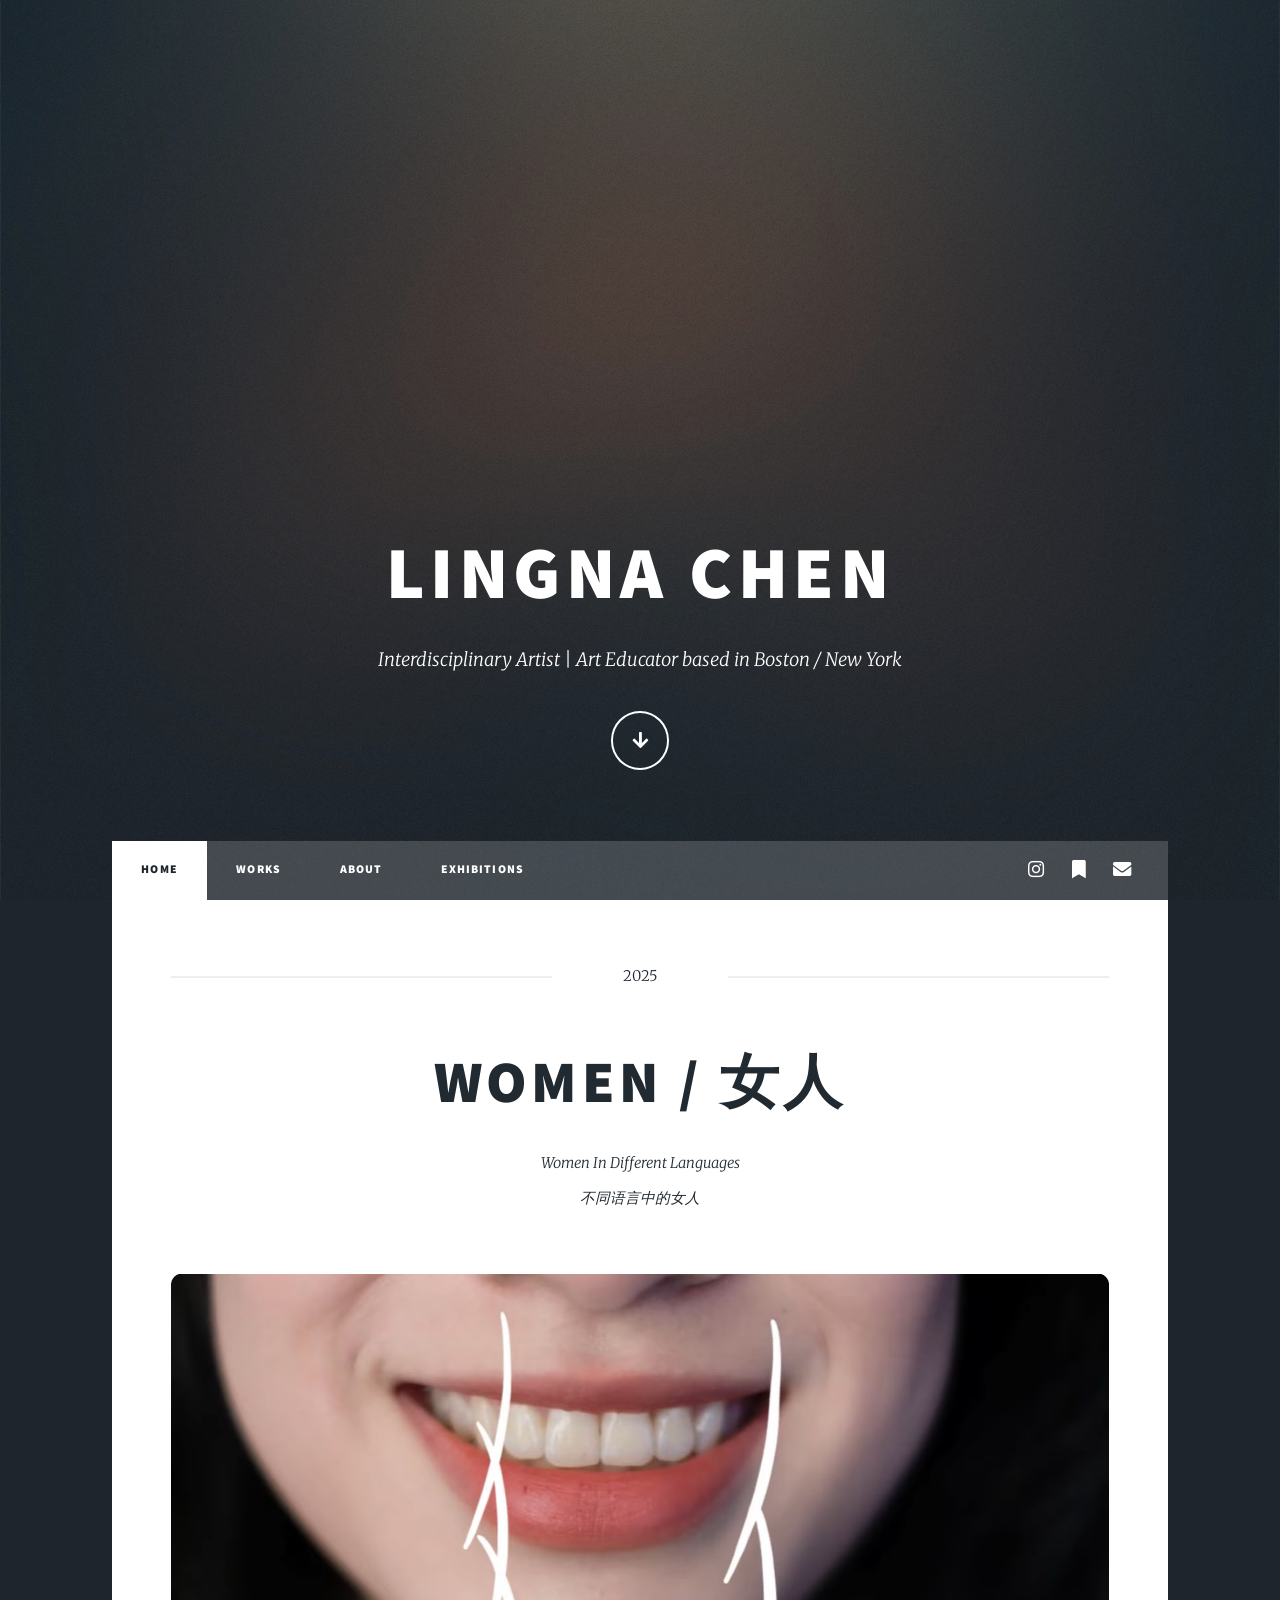
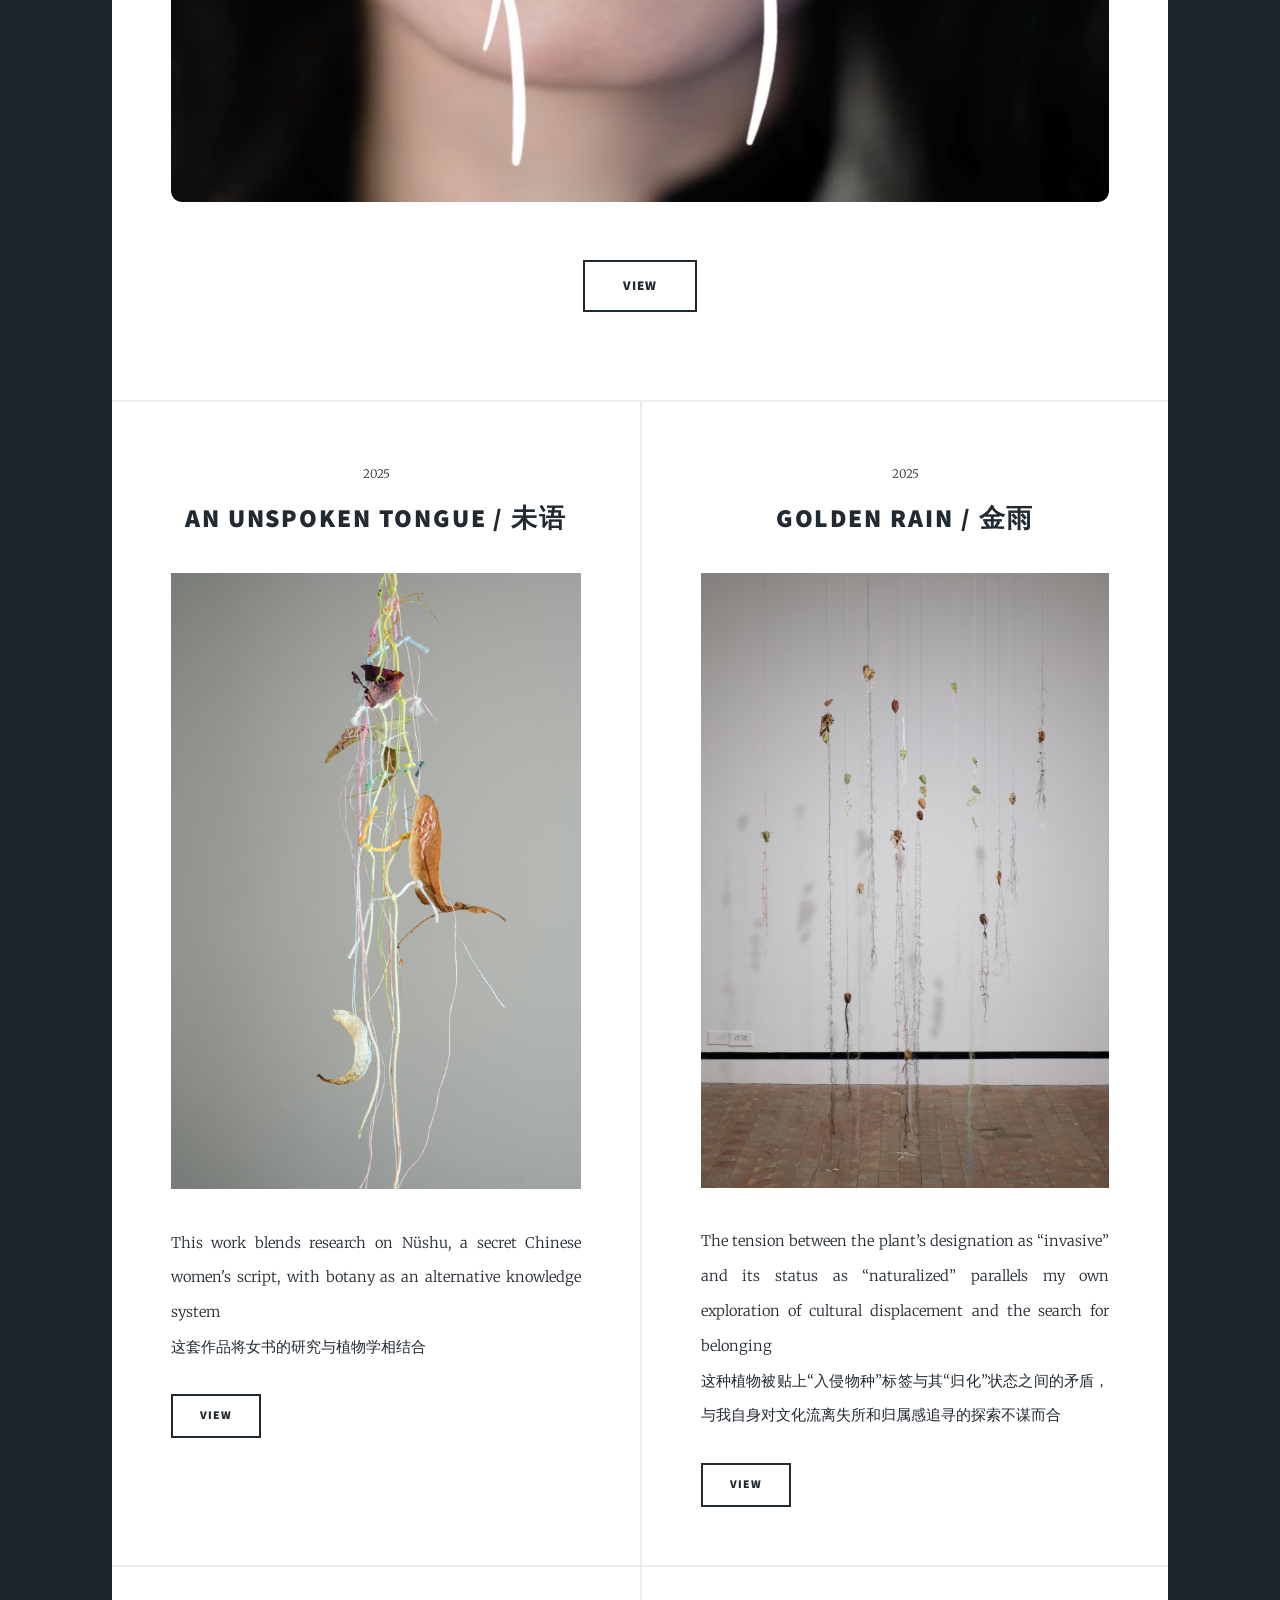
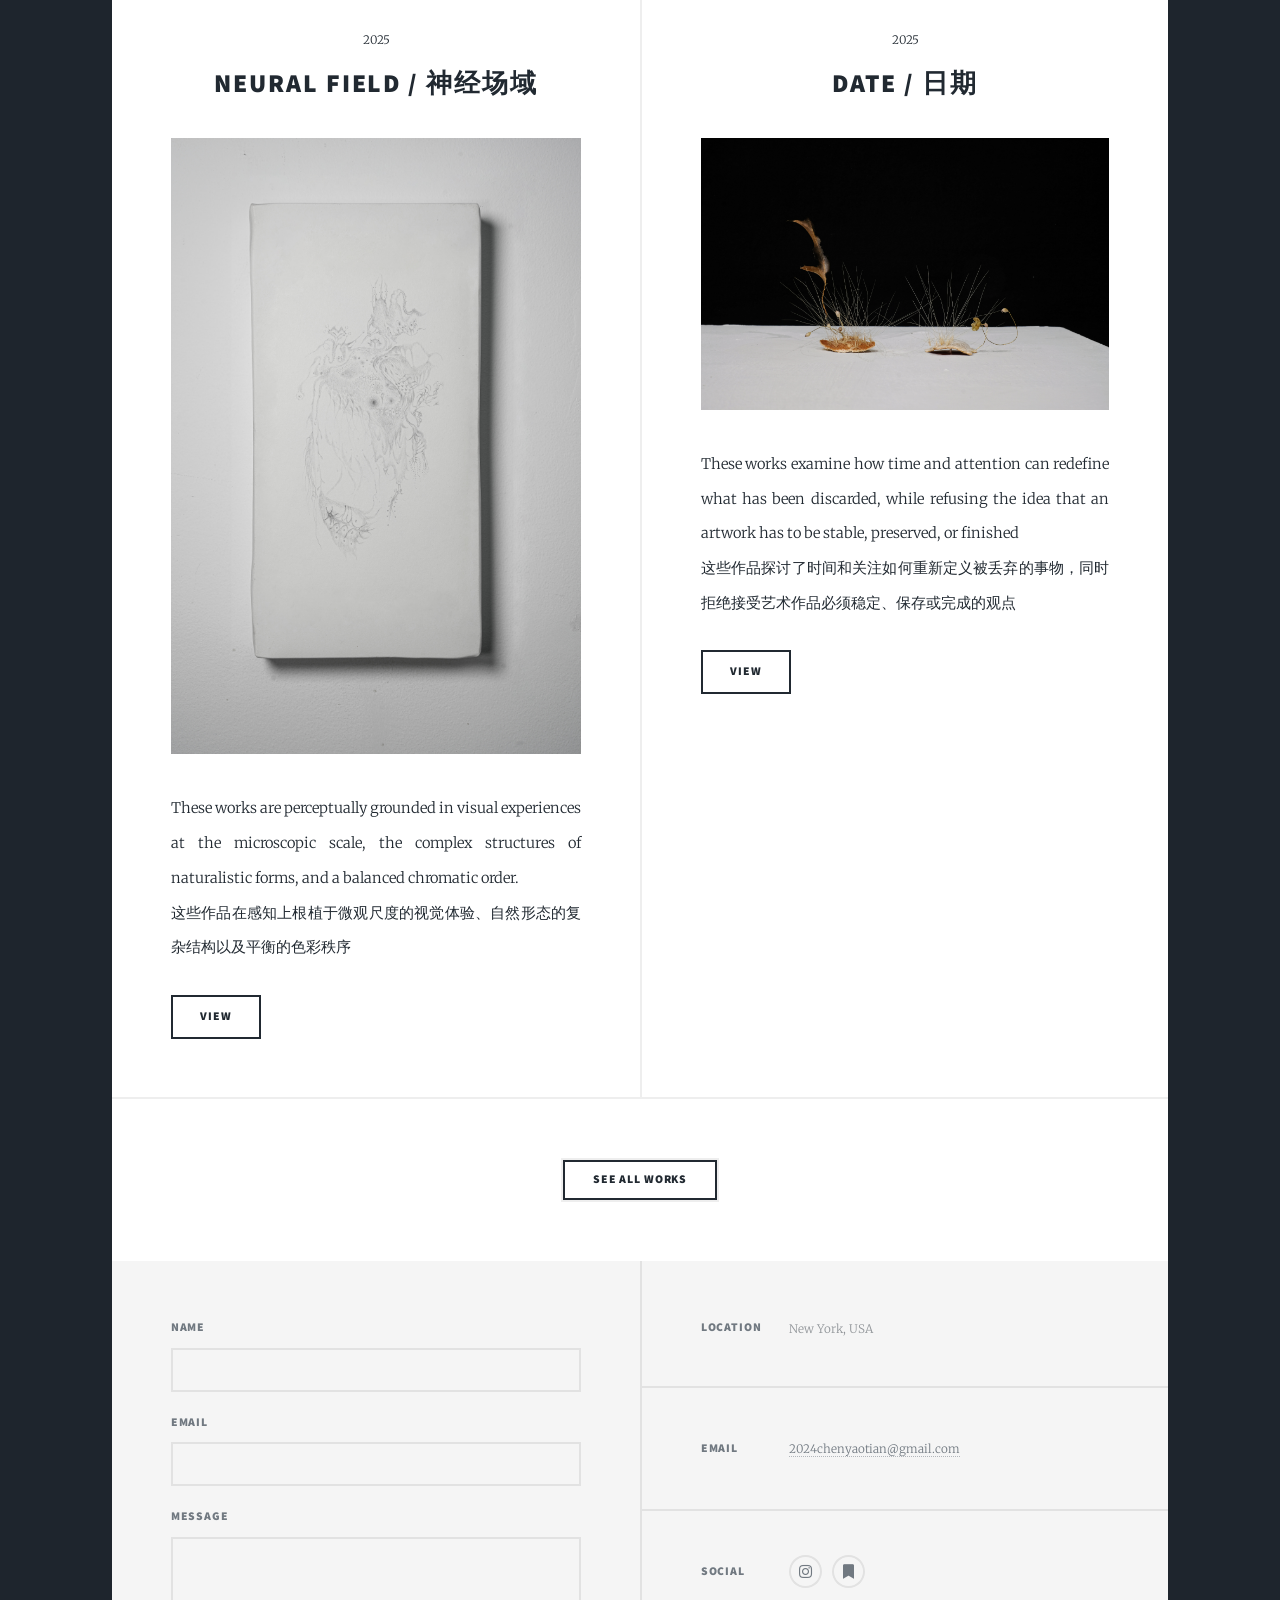
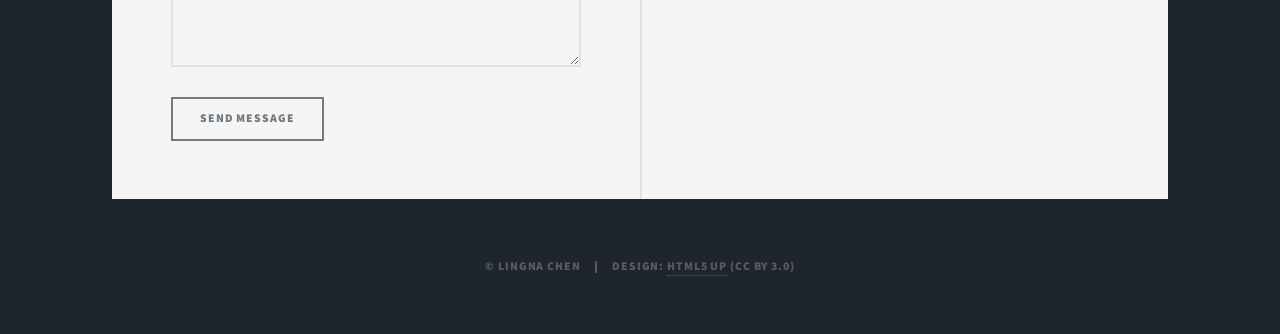
<file: index.html>
<!DOCTYPE HTML>

<!--
  Massively by HTML5 UP
  html5up.net | @ajlkn
  Free for personal and commercial use under the CCA 3.0 license (html5up.net/license)
-->
<html>
<head>
<title>Lingna Chen - Artist</title>
<meta charset="utf-8"/>
<meta content="width=device-width, initial-scale=1, user-scalable=no" name="viewport"/>
<meta content="Lingna Chen - Nushu creator, feminist artist, art educator and researcher based in New York" name="description"/>
<link href="assets/css/main.css" rel="stylesheet"/>
<noscript><link href="assets/css/noscript.css" rel="stylesheet"/></noscript>
</head>
<body class="is-preload">
<div class="fade-in" id="wrapper">
<!-- Intro -->
<div id="intro">
<h1>Lingna Chen</h1>
<p>Interdisciplinary Artist | Art Educator based in Boston / New York</p>
<ul class="actions">
<li><a class="button icon solid solo fa-arrow-down scrolly" href="#header">Continue</a></li>
</ul>
</div>
<header id="header">
<a class="logo" href="index.html">Lingna Chen</a>
</header>
<nav id="nav">
<ul class="links">
<li class="active"><a href="index.html">HOME</a></li>
<li><a href="works.html">WORKS</a></li>
<li><a href="about.html">ABOUT</a></li>
<li><a href="exhibitions.html">EXHIBITIONS</a></li>
</ul>
<ul class="icons">
<li><a class="icon brands fa-instagram" href="https://www.instagram.com/nainwhisper/" target="_blank"><span class="label">Instagram</span></a></li>
<li><a class="icon solid fa-bookmark" href="https://www.xiaohongshu.com/user/profile/173550956" target="_blank"><span class="label">RedNote</span></a></li>
<li><a class="icon solid fa-envelope" href="mailto:2024chenyaotian@gmail.com"><span class="label">Email</span></a></li>
</ul>
</nav>
<div id="main">
<article class="post featured">
<header class="major">
<span class="date">2025</span>
<h2><a href="work1.html">Women / 女人</a></h2>
<p>Women In Different Languages<br/>不同语言中的女人</p>
</header>
<a class="image main" href="work1.html"><img alt="Women" src="images/page/Women.jpg"/></a>
<ul class="actions special">
<li><a class="button large" href="work1.html">View</a></li>
</ul>
</article>
<section class="posts">
<article class="post">
<header>
<span class="date">2025</span>
<h2><a href="work2.html">An Unspoken Tongue / 未语</a></h2>
</header>
<a class="image fit" href="work2.html"><img alt="An Unspoken Tongue" src="images/page/An Unspoken Tongue.jpg"/></a>
<p>This work blends research on Nüshu, a secret Chinese women's script, with botany as an alternative knowledge system<br/>这套作品将女书的研究与植物学相结合</p>
<ul class="actions">
<li><a class="button" href="work2.html">View</a></li>
</ul>
</article>
<article class="post">
<header>
<span class="date">2025</span>
<h2><a href="work3.html">Golden Rain / 金雨</a></h2>
</header>
<a class="image fit" href="work3.html"><img alt="Golden Rain" src="images/page/Golden Rain.jpg"/></a>
<p>The tension between the plant’s designation as “invasive” and its status as “naturalized” parallels my own exploration of cultural displacement and the search for belonging<br/>这种植物被贴上“入侵物种”标签与其“归化”状态之间的矛盾，与我自身对文化流离失所和归属感追寻的探索不谋而合</p>
<ul class="actions">
<li><a class="button" href="work3.html">View</a></li>
</ul>
</article>
<article class="post">
<header>
<span class="date">2025</span>
<h2><a href="work4.html">Neural Field / 神经场域</a></h2>
</header>
<a class="image fit" href="work4.html"><img alt="Neural Field" src="images/page/Neural Field.jpg"/></a>
<p>These works are perceptually grounded in visual experiences at the microscopic scale, the complex structures of naturalistic forms, and a balanced chromatic order.<br/>这些作品在感知上根植于微观尺度的视觉体验、自然形态的复杂结构以及平衡的色彩秩序</p>
<ul class="actions">
<li><a class="button" href="work4.html">View</a></li>
</ul>
</article>
<article class="post">
<header>
<span class="date">2025</span>
<h2><a href="work5.html">Date / 日期</a></h2>
</header>
<a class="image fit" href="work5.html"><img alt="Date" src="images/page/Date.jpg"/></a>
<p>These works examine how time and attention can redefine what has been discarded, while refusing the idea that an artwork has to be stable, preserved, or finished<br/>这些作品探讨了时间和关注如何重新定义被丢弃的事物，同时拒绝接受艺术作品必须稳定、保存或完成的观点</p>
<ul class="actions">
<li><a class="button" href="work5.html">View</a></li>
</ul>
</article>
</section>
<footer>
<div class="pagination"><a class="button" href="works.html">See all works</a></div>
</footer>
</div>
<!-- Footer -->
<footer id="footer">
<section>
<form action="https://formspree.io/f/xwvnjjqe" method="POST">
<input name="_subject" type="hidden" value="Website message - Lingna Chen"/>
<div class="fields">
<div class="field">
<label for="name">Name</label>
<input id="name" name="name" required="" type="text"/>
</div>
<div class="field">
<label for="email">Email</label>
<input id="email" name="email" required="" type="email"/>
</div>
<div class="field">
<label for="message">Message</label>
<textarea id="message" name="message" required="" rows="3"></textarea>
</div>
</div>
<ul class="actions">
<li><input type="submit" value="Send Message"/></li>
</ul>
</form>
</section>
<section class="split contact">
<section class="alt">
<h3>Location</h3>
<p>New York, USA</p>
</section>
<section>
<h3>Email</h3>
<p><a href="mailto:2024chenyaotian@gmail.com">2024chenyaotian@gmail.com</a></p>
</section>
<section>
<h3>Social</h3>
<ul class="icons alt">
<li><a class="icon brands alt fa-instagram" href="https://www.instagram.com/nainwhisper/" target="_blank"><span class="label">Instagram</span></a></li>
<li><a class="icon solid alt fa-bookmark" href="https://www.xiaohongshu.com/user/profile/173550956" target="_blank"><span class="label">RedNote</span></a></li>
</ul>
</section>
</section>
</footer>
<!-- Copyright -->
<div id="copyright">
<ul><li>© Lingna Chen</li><li>Design: <a href="https://html5up.net">HTML5 UP</a> (CC BY 3.0)</li></ul>
</div>
</div>
<script src="assets/js/jquery.min.js"></script>
<script src="assets/js/jquery.scrollex.min.js"></script>
<script src="assets/js/jquery.scrolly.min.js"></script>
<script src="assets/js/browser.min.js"></script>
<script src="assets/js/breakpoints.min.js"></script>
<script src="assets/js/util.js"></script>
<script src="assets/js/main.js"></script>
</body>
</html>
</file>
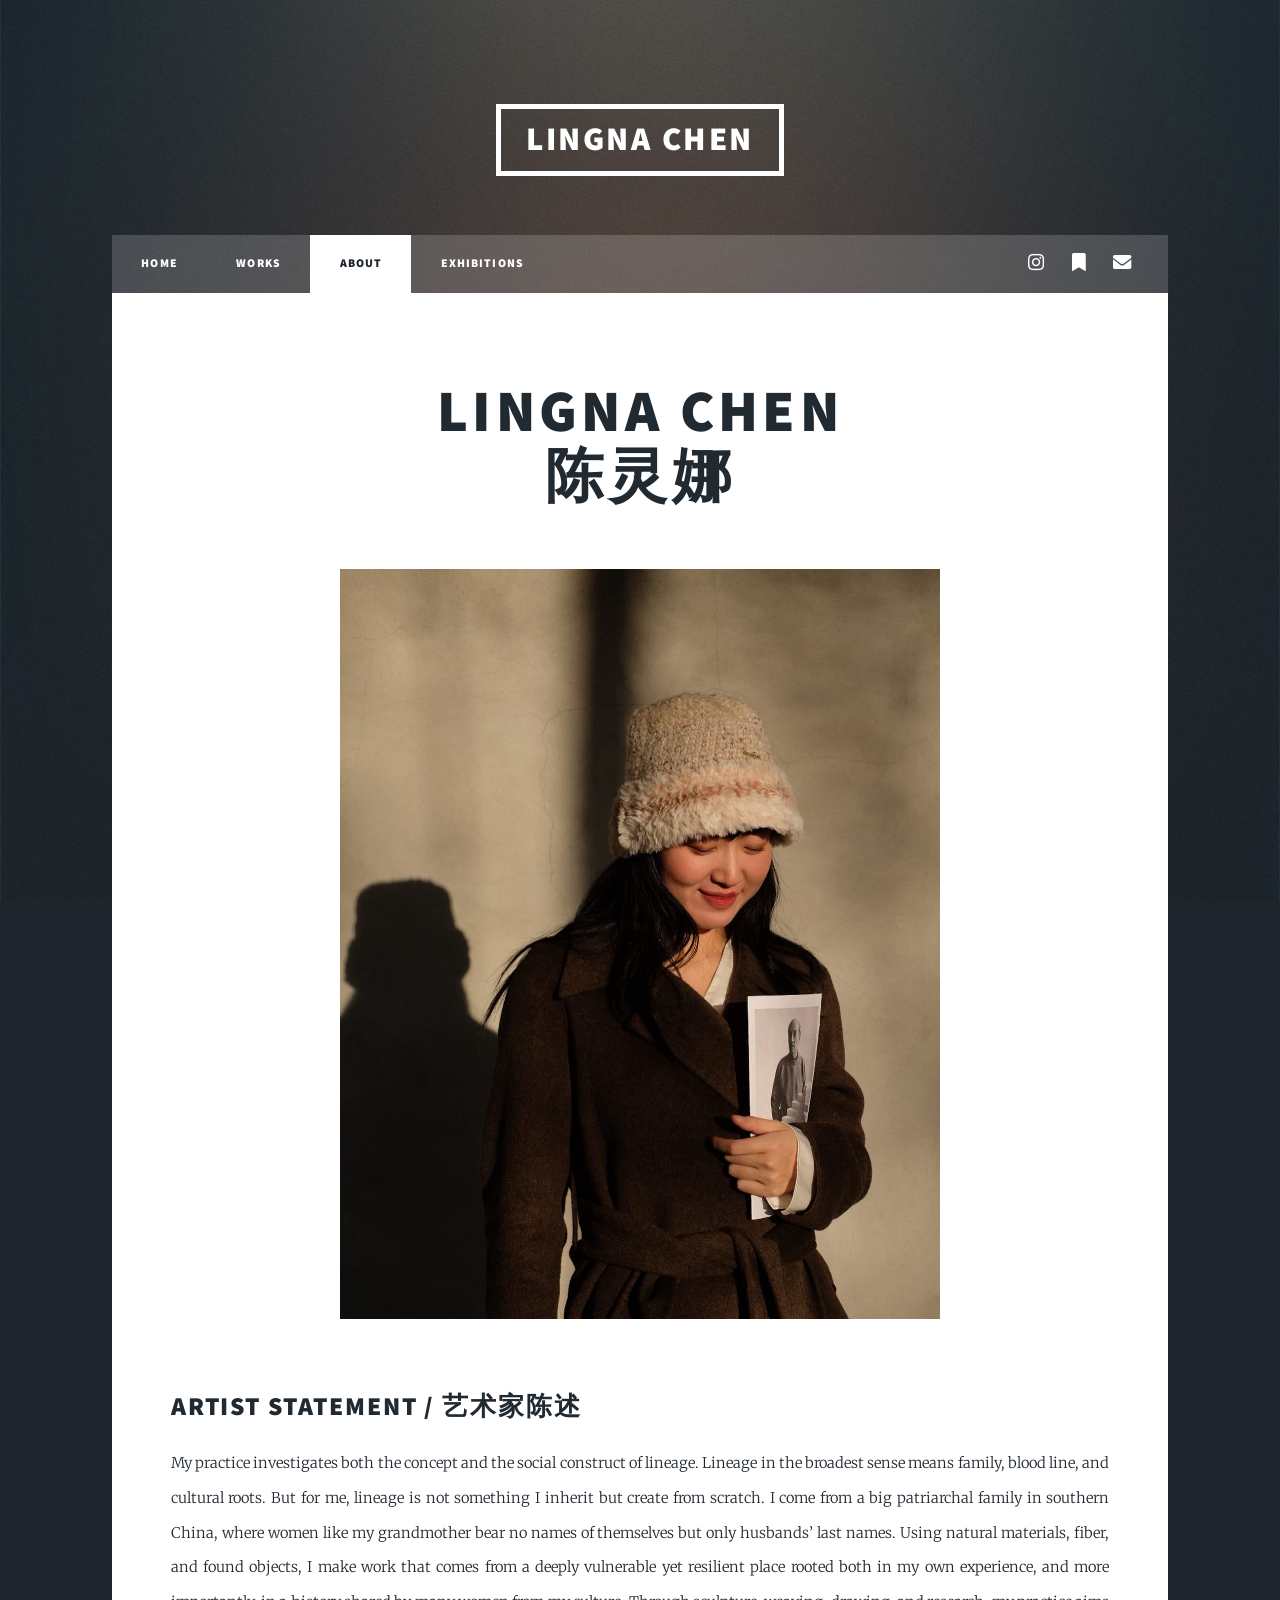
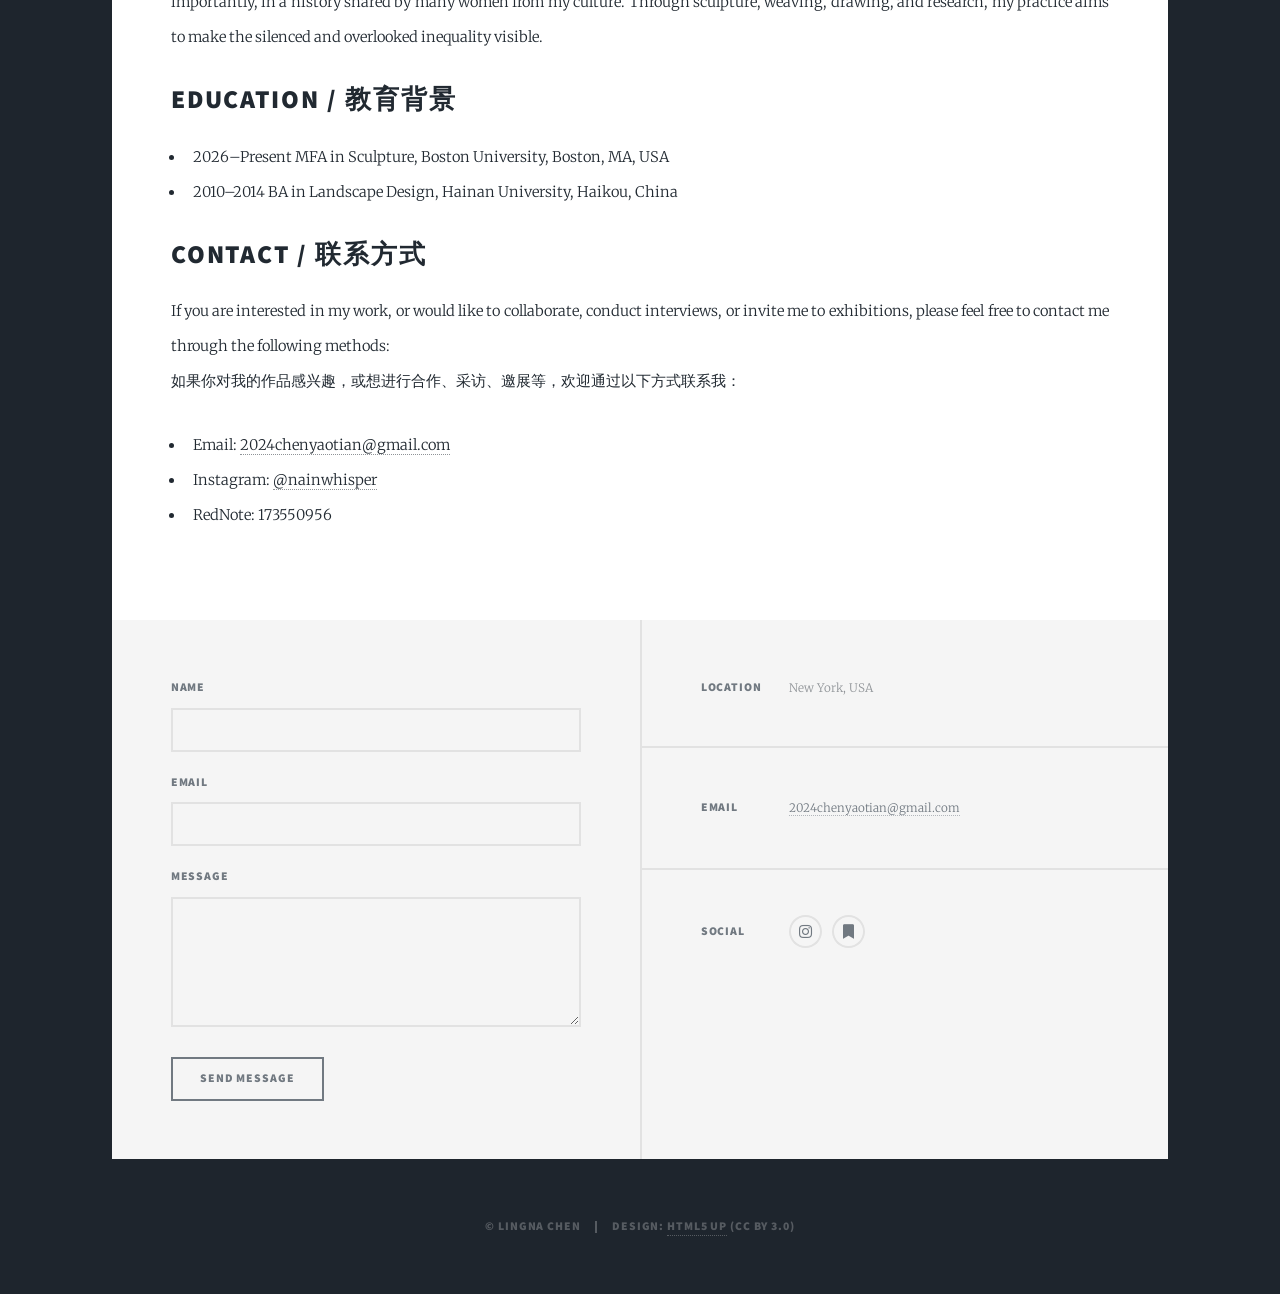
<file: about.html>
<!DOCTYPE HTML>
<!--
  Massively by HTML5 UP
  html5up.net | @ajlkn
  Free for personal and commercial use under the CCA 3.0 license (html5up.net/license)
-->
<html>
<head>
  <title>About - Lingna Chen</title>
  <meta charset="utf-8" />
  <meta name="viewport" content="width=device-width, initial-scale=1, user-scalable=no" />
  <meta name="description" content="About Lingna Chen" />
  <link rel="stylesheet" href="assets/css/main.css" />
  <noscript><link rel="stylesheet" href="assets/css/noscript.css" /></noscript>
</head>
<body class="is-preload">

<div id="wrapper" class="fade-in">


<header id="header">
  <a href="index.html" class="logo">Lingna Chen</a>
</header>

<nav id="nav">
<ul class="links">
<li><a href="index.html">HOME</a></li>
<li><a href="works.html">WORKS</a></li>
<li class="active"><a href="about.html">ABOUT</a></li>
<li><a href="exhibitions.html">EXHIBITIONS</a></li>
</ul>

<ul class="icons">
  <li><a href="https://www.instagram.com/nainwhisper/" target="_blank" class="icon brands fa-instagram"><span class="label">Instagram</span></a></li>
  <li><a href="https://www.xiaohongshu.com/user/profile/173550956" target="_blank" class="icon solid fa-bookmark"><span class="label">RedNote</span></a></li>
  <li><a href="mailto:2024chenyaotian@gmail.com" class="icon solid fa-envelope"><span class="label">Email</span></a></li>
</ul>

</nav>

<div id="main">

<article class="post">
  <header class="major">
    <h1>LINGNA CHEN<br/>陈灵娜</h1>
  </header>
  <span class="image main" style="text-align: center;">
  <img src="images/profile/Lingna Chen.jpg"
       alt="Lingna Chen"
       style="width: 600px; max-width: 100%; height: auto; display: inline-block;" />
  </span>

  <h2>Artist Statement / 艺术家陈述</h2>
  <p>My practice investigates both the concept and the social construct of lineage. Lineage in the broadest sense means family, blood line, and cultural roots. But for me, lineage is not something I inherit but create from scratch. I come from a big patriarchal family in southern China, where women like my grandmother bear no names of themselves but only husbands’ last names. Using natural materials, fiber, and found objects, I make work that comes from a deeply vulnerable yet resilient place rooted both in my own experience, and more importantly, in a history shared by many women from my culture. Through sculpture, weaving, drawing, and research, my practice aims to make the silenced and overlooked inequality visible.</p>

  <h2>Education / 教育背景</h2>
  <ul>
      <li>2026–Present MFA in Sculpture, Boston University, Boston, MA, USA</li>
      <li>2010–2014 BA in Landscape Design, Hainan University, Haikou, China</li>
  </ul>

  <h2>Contact / 联系方式</h2>
  <p>If you are interested in my work, or would like to collaborate, conduct interviews, or invite me to exhibitions, please feel free to contact me through the following methods:<br/>
  如果你对我的作品感兴趣，或想进行合作、采访、邀展等，欢迎通过以下方式联系我：</p>

  <ul>
    <li>Email: <a href="mailto:2024chenyaotian@gmail.com">2024chenyaotian@gmail.com</a></li>
    <li>Instagram: <a href="https://www.instagram.com/nainwhisper/" target="_blank">@nainwhisper</a></li>
    <li>RedNote: 173550956</li>
  </ul>
</article>

</div>

<!-- Footer -->
<footer id="footer">
  <section>
    <form method="POST" action="https://formspree.io/f/xwvnjjqe">
      <input type="hidden" name="_subject" value="Website message - Lingna Chen" />
      <div class="fields">
        <div class="field">
          <label for="name">Name</label>
          <input type="text" name="name" id="name" required />
        </div>
        <div class="field">
          <label for="email">Email</label>
          <input type="email" name="email" id="email" required />
        </div>
        <div class="field">
          <label for="message">Message</label>
          <textarea name="message" id="message" rows="3" required></textarea>
        </div>
      </div>
      <ul class="actions">
        <li><input type="submit" value="Send Message" /></li>
      </ul>
    </form>
  </section>
  <section class="split contact">
    <section class="alt">
      <h3>Location</h3>
      <p>New York, USA</p>
    </section>
    <section>
      <h3>Email</h3>
      <p><a href="mailto:2024chenyaotian@gmail.com">2024chenyaotian@gmail.com</a></p>
    </section>
    <section>
      <h3>Social</h3>
      <ul class="icons alt">
        <li><a href="https://www.instagram.com/nainwhisper/" target="_blank" class="icon brands alt fa-instagram"><span class="label">Instagram</span></a></li>
        <li><a href="https://www.xiaohongshu.com/user/profile/173550956" target="_blank" class="icon solid alt fa-bookmark"><span class="label">RedNote</span></a></li>
      </ul>
    </section>
  </section>
</footer>

<!-- Copyright -->
<div id="copyright">
  <ul><li>&copy; Lingna Chen</li><li>Design: <a href="https://html5up.net">HTML5 UP</a> (CC BY 3.0)</li></ul>
</div>

</div>

<script src="assets/js/jquery.min.js"></script>
<script src="assets/js/jquery.scrollex.min.js"></script>
<script src="assets/js/jquery.scrolly.min.js"></script>
<script src="assets/js/browser.min.js"></script>
<script src="assets/js/breakpoints.min.js"></script>
<script src="assets/js/util.js"></script>
<script src="assets/js/main.js"></script>

</body>
</html>
</file>
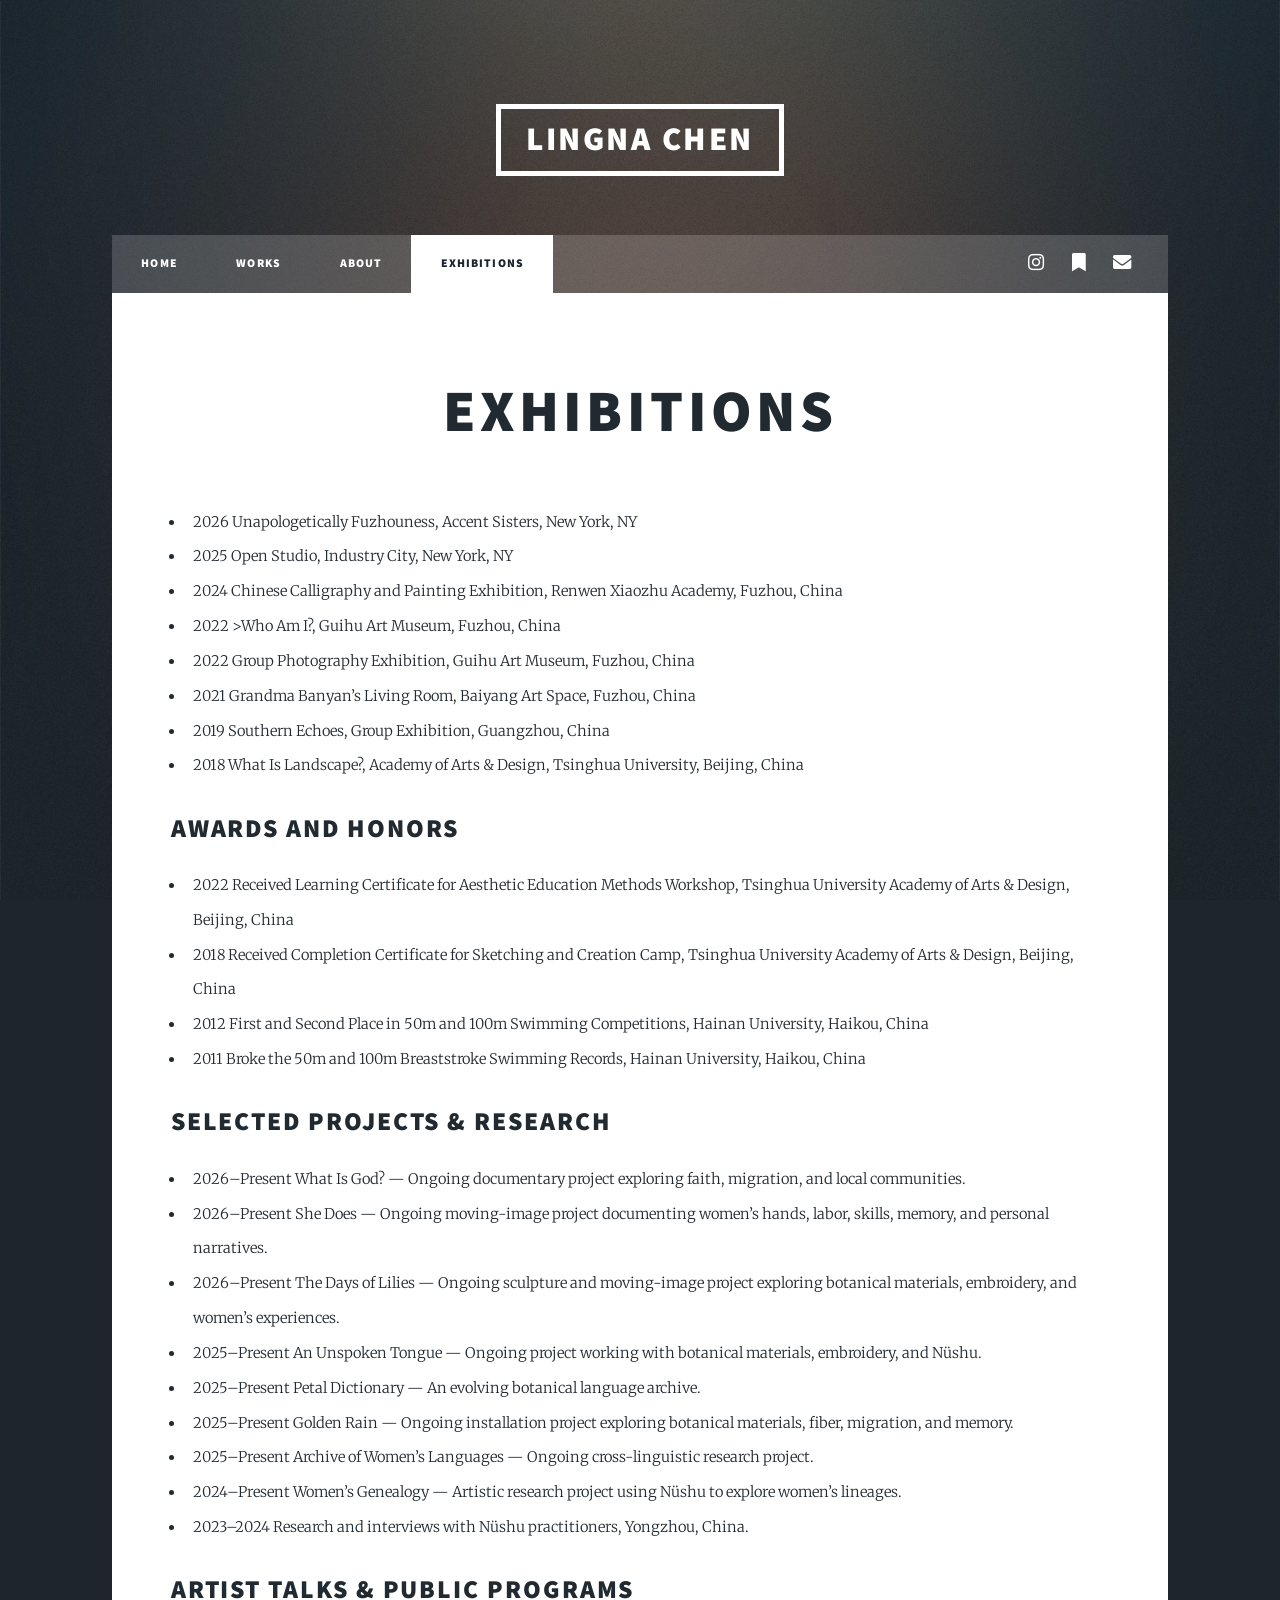
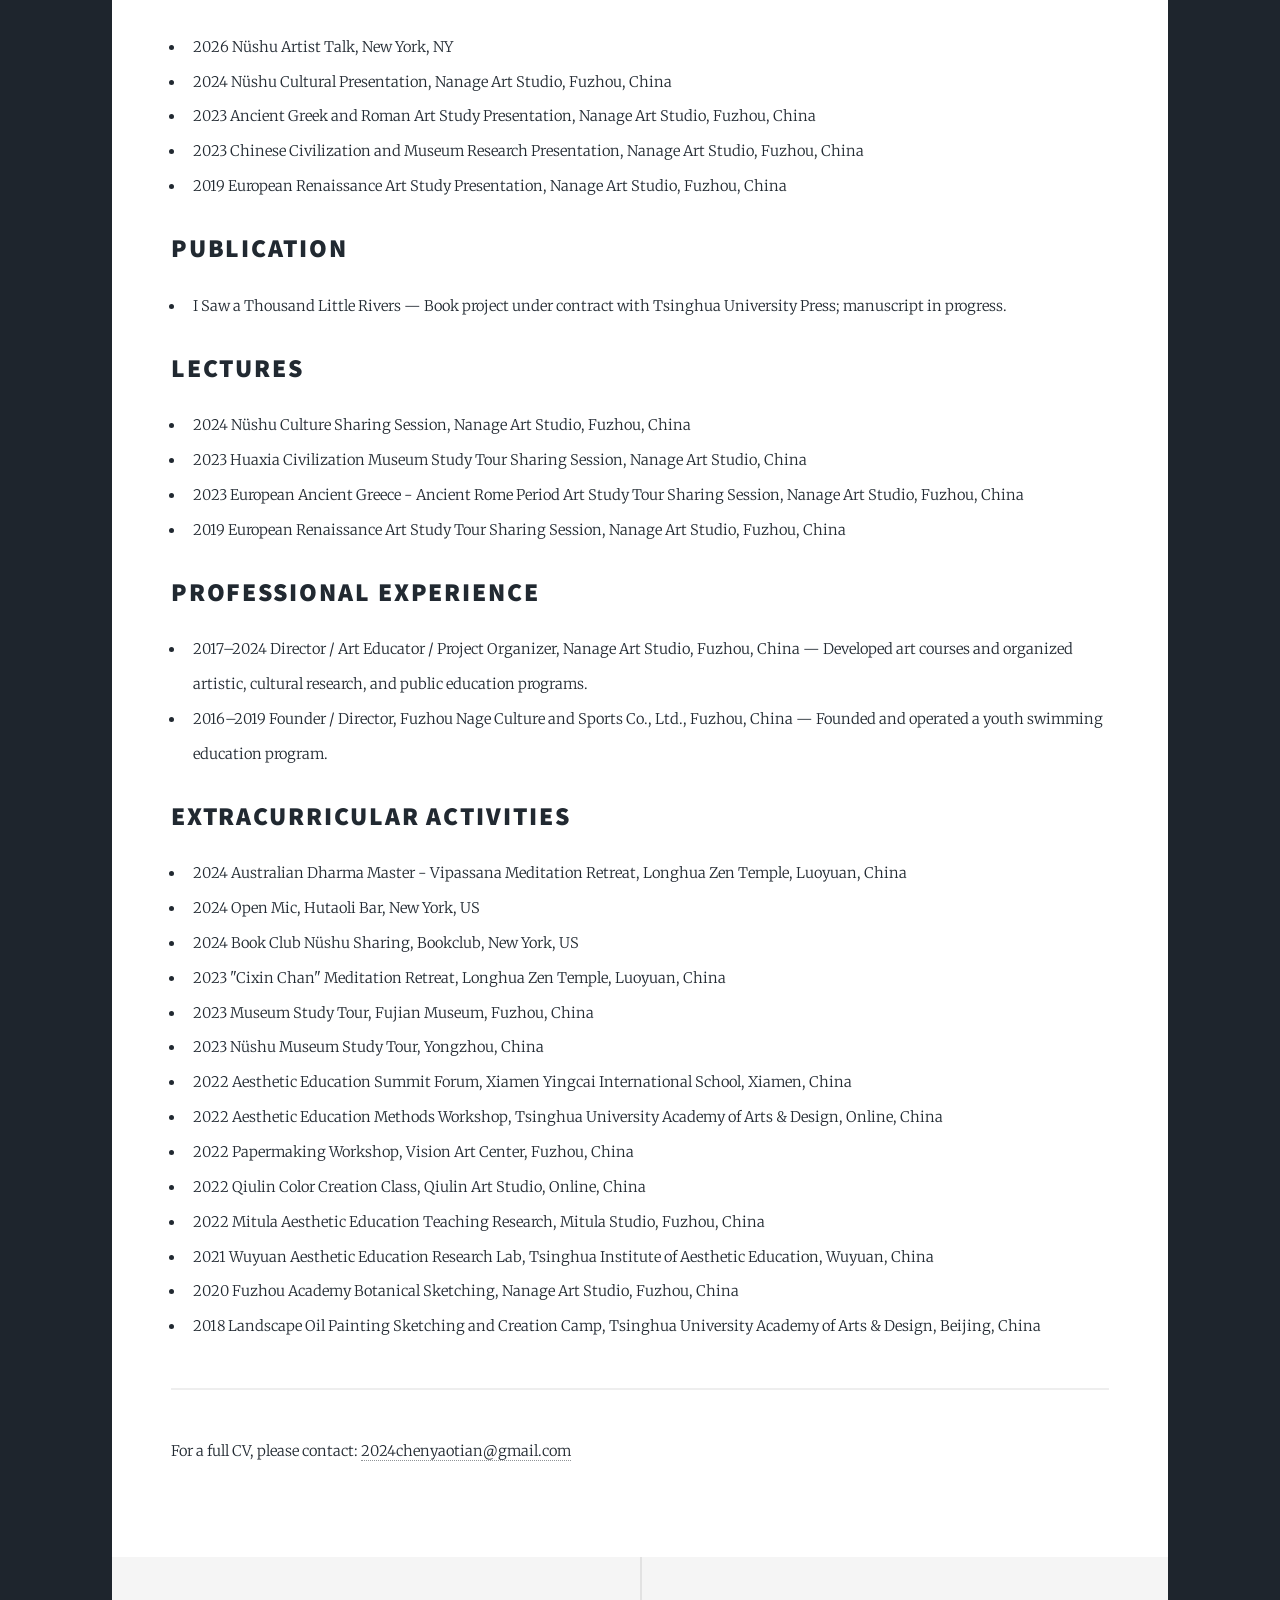
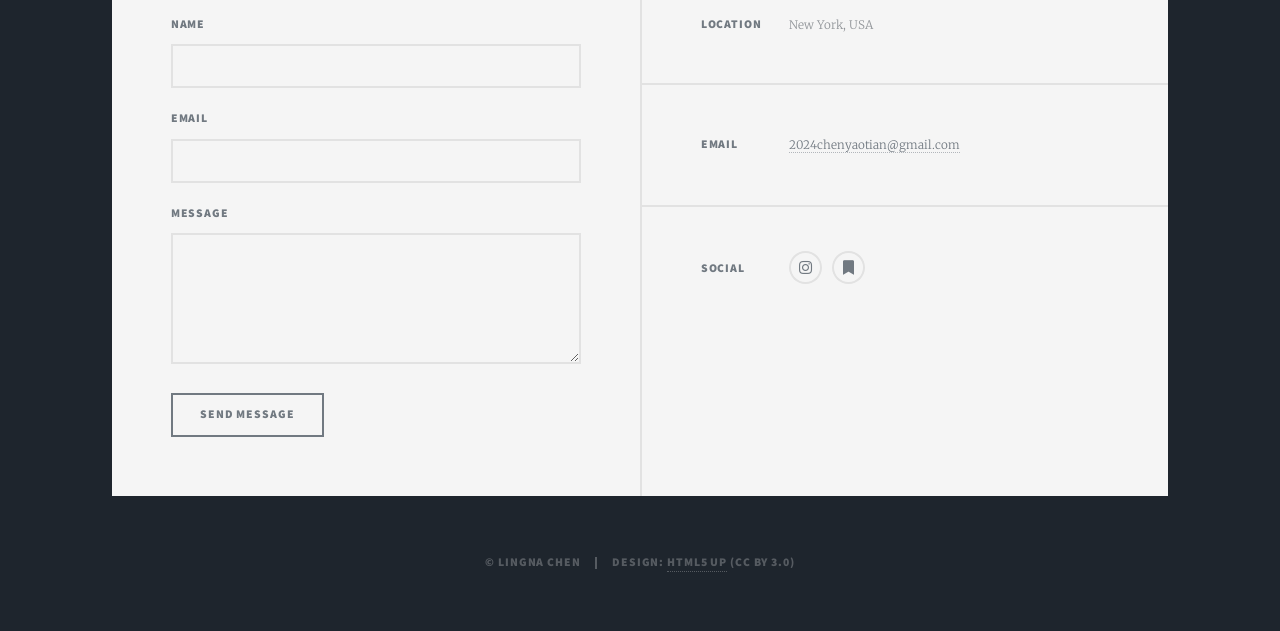
<file: exhibitions.html>
<!DOCTYPE HTML>
<!--
  Massively by HTML5 UP
  html5up.net | @ajlkn
  Free for personal and commercial use under the CCA 3.0 license (html5up.net/license)
-->
<html>
<head>
  <title>Exhibitions - Lingna Chen</title>
  <meta charset="utf-8" />
  <meta name="viewport" content="width=device-width, initial-scale=1, user-scalable=no" />
  <meta name="description" content="Exhibitions and CV for Lingna Chen" />
  <link rel="stylesheet" href="assets/css/main.css" />
  <noscript><link rel="stylesheet" href="assets/css/noscript.css" /></noscript>
</head>
<body class="is-preload">

<div id="wrapper" class="fade-in">


<header id="header">
  <a href="index.html" class="logo">Lingna Chen</a>
</header>

<nav id="nav">
<ul class="links">
<li><a href="index.html">HOME</a></li>
<li><a href="works.html">WORKS</a></li>
<li><a href="about.html">ABOUT</a></li>
<li class="active"><a href="exhibitions.html">EXHIBITIONS</a></li>
</ul>

<ul class="icons">
  <li><a href="https://www.instagram.com/nainwhisper/" target="_blank" class="icon brands fa-instagram"><span class="label">Instagram</span></a></li>
  <li><a href="https://www.xiaohongshu.com/user/profile/173550956" target="_blank" class="icon solid fa-bookmark"><span class="label">RedNote</span></a></li>
  <li><a href="mailto:2024chenyaotian@gmail.com" class="icon solid fa-envelope"><span class="label">Email</span></a></li>
</ul>

</nav>

<div id="main">

<article class="post">
  <header class="major">
    <h1>Exhibitions</h1>
  </header>

<ul>
  <li>2026 Unapologetically Fuzhouness, Accent Sisters, New York, NY</li>

  <li>2025 Open Studio, Industry City, New York, NY</li>

  <li>2024 Chinese Calligraphy and Painting Exhibition, Renwen Xiaozhu Academy, Fuzhou, China</li>

  <li>2022 >Who Am I?, Guihu Art Museum, Fuzhou, China</li>

  <li>2022 Group Photography Exhibition, Guihu Art Museum, Fuzhou, China</li>

  <li>2021 Grandma Banyan’s Living Room, Baiyang Art Space, Fuzhou, China</li>

  <li>2019 Southern Echoes, Group Exhibition, Guangzhou, China</li>

  <li>2018 What Is Landscape?, Academy of Arts & Design, Tsinghua University, Beijing, China</li>
</ul>

  <h2>Awards and Honors</h2>
  <ul>
    <li>2022 Received Learning Certificate for Aesthetic Education Methods Workshop, Tsinghua University Academy of Arts &amp; Design, Beijing, China</li>
    <li>2018 Received Completion Certificate for Sketching and Creation Camp, Tsinghua University Academy of Arts &amp; Design, Beijing, China</li>
    <li>2012 First and Second Place in 50m and 100m Swimming Competitions, Hainan University, Haikou, China</li>
    <li>2011 Broke the 50m and 100m Breaststroke Swimming Records, Hainan University, Haikou, China</li>
  </ul>

  <h2>Selected Projects &amp; RESEARCH</h2>
  <ul>
    <li>2026–Present What Is God? — Ongoing documentary project exploring faith, migration, and local communities.</li>
    <li>2026–Present She Does — Ongoing moving-image project documenting women’s hands, labor, skills, memory, and personal narratives.</li>
    <li>2026–Present The Days of Lilies — Ongoing sculpture and moving-image project exploring botanical materials, embroidery, and women’s experiences.</li>
    <li>2025–Present An Unspoken Tongue — Ongoing project working with botanical materials, embroidery, and Nüshu.</li>
    <li>2025–Present Petal Dictionary — An evolving botanical language archive.</li>
    <li>2025–Present Golden Rain — Ongoing installation project exploring botanical materials, fiber, migration, and memory.</li>
    <li>2025–Present Archive of Women’s Languages — Ongoing cross-linguistic research project.</li>
    <li>2024–Present Women’s Genealogy — Artistic research project using Nüshu to explore women’s lineages.</li>
    <li>2023–2024 Research and interviews with Nüshu practitioners, Yongzhou, China.</li>
  </ul>

  <h2>Artist Talks &amp; PUBLIC PROGRAMS</h2>
  <ul>
    <li>2026 Nüshu Artist Talk, New York, NY</li>
    <li>2024 Nüshu Cultural Presentation, Nanage Art Studio, Fuzhou, China</li>
    <li>2023 Ancient Greek and Roman Art Study Presentation, Nanage Art Studio, Fuzhou, China</li>
    <li>2023 Chinese Civilization and Museum Research Presentation, Nanage Art Studio, Fuzhou, China</li>
    <li>2019 European Renaissance Art Study Presentation, Nanage Art Studio, Fuzhou, China</li>
  </ul>

  <h2>Publication</h2>
  <ul>
    <li>I Saw a Thousand Little Rivers — Book project under contract with Tsinghua University Press; manuscript in progress.</li>
  </ul>

  <h2>Lectures</h2>
  <ul>
    <li>2024 Nüshu Culture Sharing Session, Nanage Art Studio, Fuzhou, China</li>
    <li>2023 Huaxia Civilization Museum Study Tour Sharing Session, Nanage Art Studio, China</li>
    <li>2023 European Ancient Greece - Ancient Rome Period Art Study Tour Sharing Session, Nanage Art Studio, Fuzhou, China</li>
    <li>2019 European Renaissance Art Study Tour Sharing Session, Nanage Art Studio, Fuzhou, China</li>
  </ul>

  <h2>Professional Experience</h2>
  <ul>
    <li>2017–2024 Director / Art Educator / Project Organizer, Nanage Art Studio, Fuzhou, China — Developed art courses and organized artistic, cultural research, and public education programs.</li>
    <li>2016–2019 Founder / Director, Fuzhou Nage Culture and Sports Co., Ltd., Fuzhou, China — Founded and operated a youth swimming education program.</li>
  </ul>

  <h2>Extracurricular Activities</h2>
  <ul>
    <li>2024 Australian Dharma Master - Vipassana Meditation Retreat, Longhua Zen Temple, Luoyuan, China</li>
    <li>2024 Open Mic, Hutaoli Bar, New York, US</li>
    <li>2024 Book Club Nüshu Sharing, Bookclub, New York, US</li>
    <li>2023 "Cixin Chan" Meditation Retreat, Longhua Zen Temple, Luoyuan, China</li>
    <li>2023 Museum Study Tour, Fujian Museum, Fuzhou, China</li>
    <li>2023 Nüshu Museum Study Tour, Yongzhou, China</li>
    <li>2022 Aesthetic Education Summit Forum, Xiamen Yingcai International School, Xiamen, China</li>
    <li>2022 Aesthetic Education Methods Workshop, Tsinghua University Academy of Arts &amp; Design, Online, China</li>
    <li>2022 Papermaking Workshop, Vision Art Center, Fuzhou, China</li>
    <li>2022 Qiulin Color Creation Class, Qiulin Art Studio, Online, China</li>
    <li>2022 Mitula Aesthetic Education Teaching Research, Mitula Studio, Fuzhou, China</li>
    <li>2021 Wuyuan Aesthetic Education Research Lab, Tsinghua Institute of Aesthetic Education, Wuyuan, China</li>
    <li>2020 Fuzhou Academy Botanical Sketching, Nanage Art Studio, Fuzhou, China</li>
    <li>2018 Landscape Oil Painting Sketching and Creation Camp, Tsinghua University Academy of Arts &amp; Design, Beijing, China</li>
  </ul>

  <hr />
  <p>For a full CV, please contact: <a href="mailto:2024chenyaotian@gmail.com">2024chenyaotian@gmail.com</a></p>
</article>

</div>

<!-- Footer -->
<footer id="footer">
  <section>
    <form method="POST" action="https://formspree.io/f/xwvnjjqe">
      <input type="hidden" name="_subject" value="Website message - Lingna Chen" />
      <div class="fields">
        <div class="field">
          <label for="name">Name</label>
          <input type="text" name="name" id="name" required />
        </div>
        <div class="field">
          <label for="email">Email</label>
          <input type="email" name="email" id="email" required />
        </div>
        <div class="field">
          <label for="message">Message</label>
          <textarea name="message" id="message" rows="3" required></textarea>
        </div>
      </div>
      <ul class="actions">
        <li><input type="submit" value="Send Message" /></li>
      </ul>
    </form>
  </section>
  <section class="split contact">
    <section class="alt">
      <h3>Location</h3>
      <p>New York, USA</p>
    </section>
    <section>
      <h3>Email</h3>
      <p><a href="mailto:2024chenyaotian@gmail.com">2024chenyaotian@gmail.com</a></p>
    </section>
    <section>
      <h3>Social</h3>
      <ul class="icons alt">
        <li><a href="https://www.instagram.com/nainwhisper/" target="_blank" class="icon brands alt fa-instagram"><span class="label">Instagram</span></a></li>
        <li><a href="https://www.xiaohongshu.com/user/profile/173550956" target="_blank" class="icon solid alt fa-bookmark"><span class="label">RedNote</span></a></li>
      </ul>
    </section>
  </section>
</footer>

<!-- Copyright -->
<div id="copyright">
  <ul><li>&copy; Lingna Chen</li><li>Design: <a href="https://html5up.net">HTML5 UP</a> (CC BY 3.0)</li></ul>
</div>

</div>

<script src="assets/js/jquery.min.js"></script>
<script src="assets/js/jquery.scrollex.min.js"></script>
<script src="assets/js/jquery.scrolly.min.js"></script>
<script src="assets/js/browser.min.js"></script>
<script src="assets/js/breakpoints.min.js"></script>
<script src="assets/js/util.js"></script>
<script src="assets/js/main.js"></script>

</body>
</html>
</file>
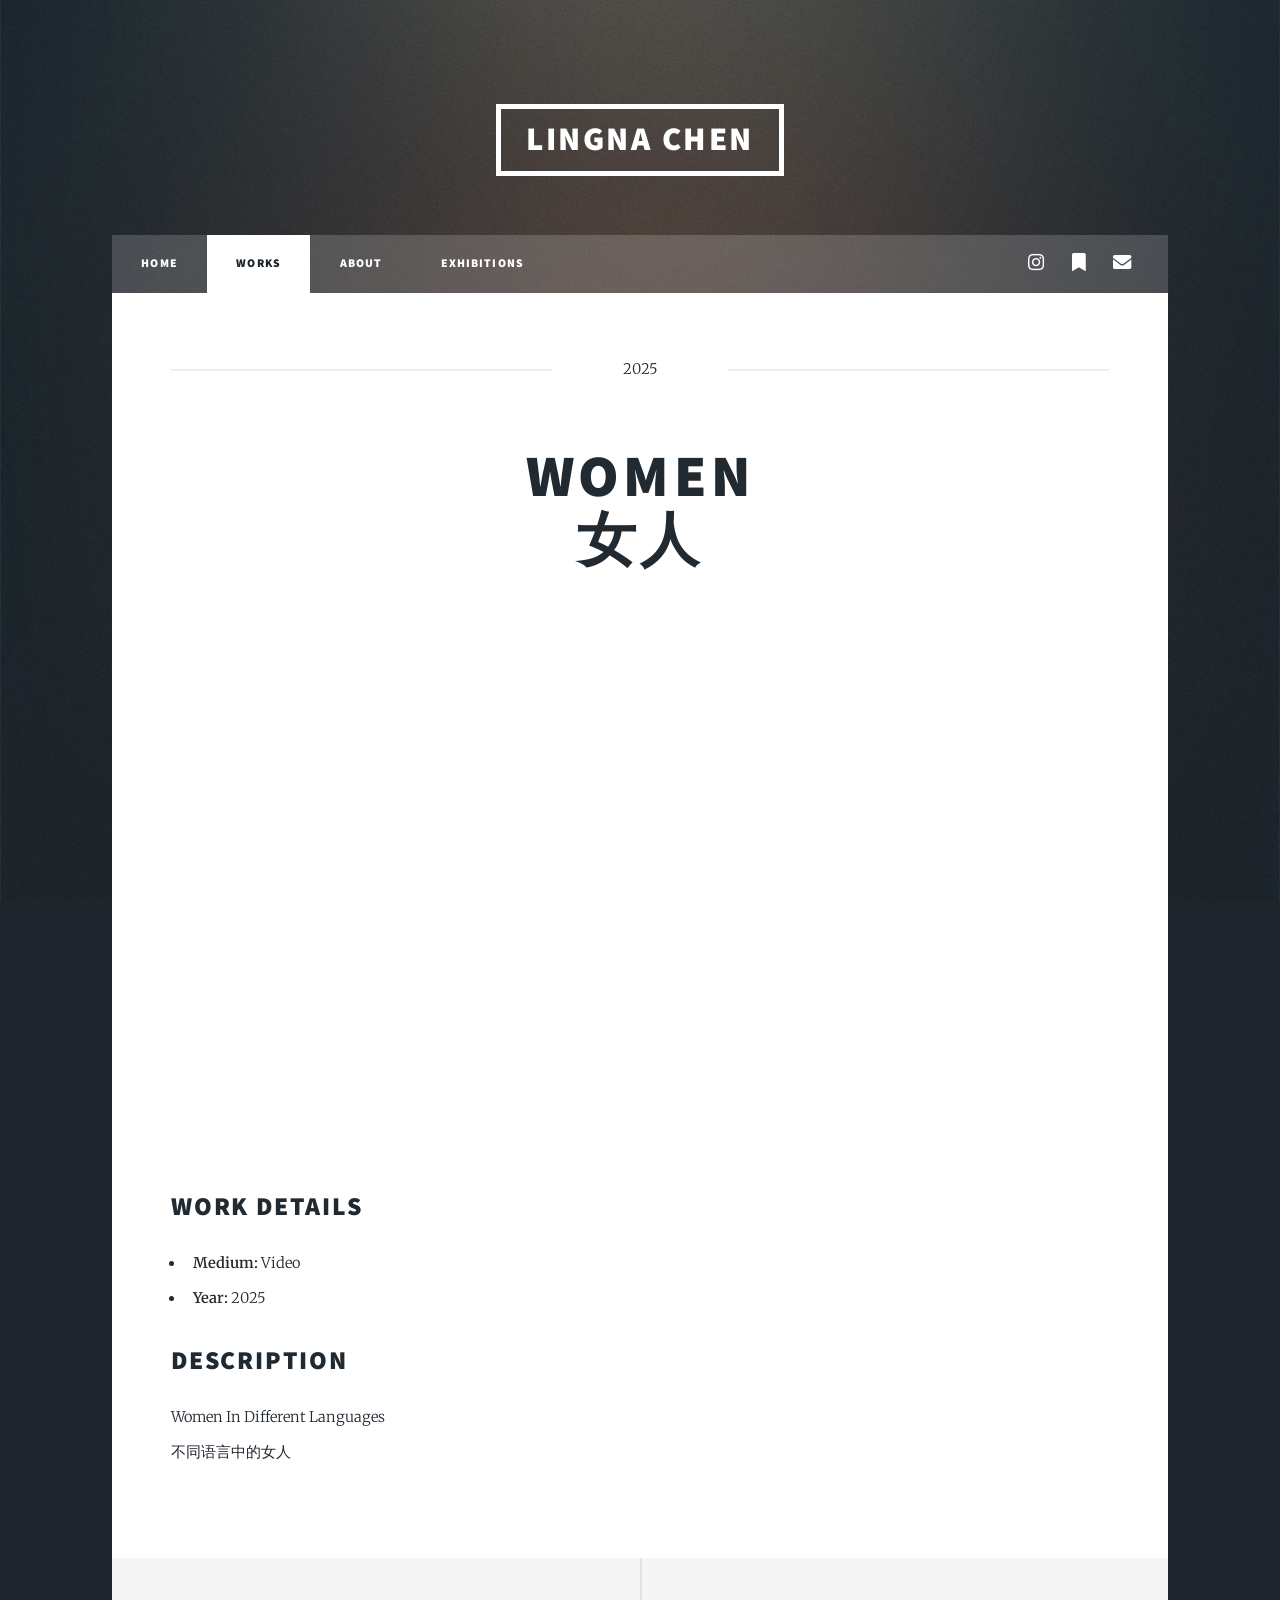
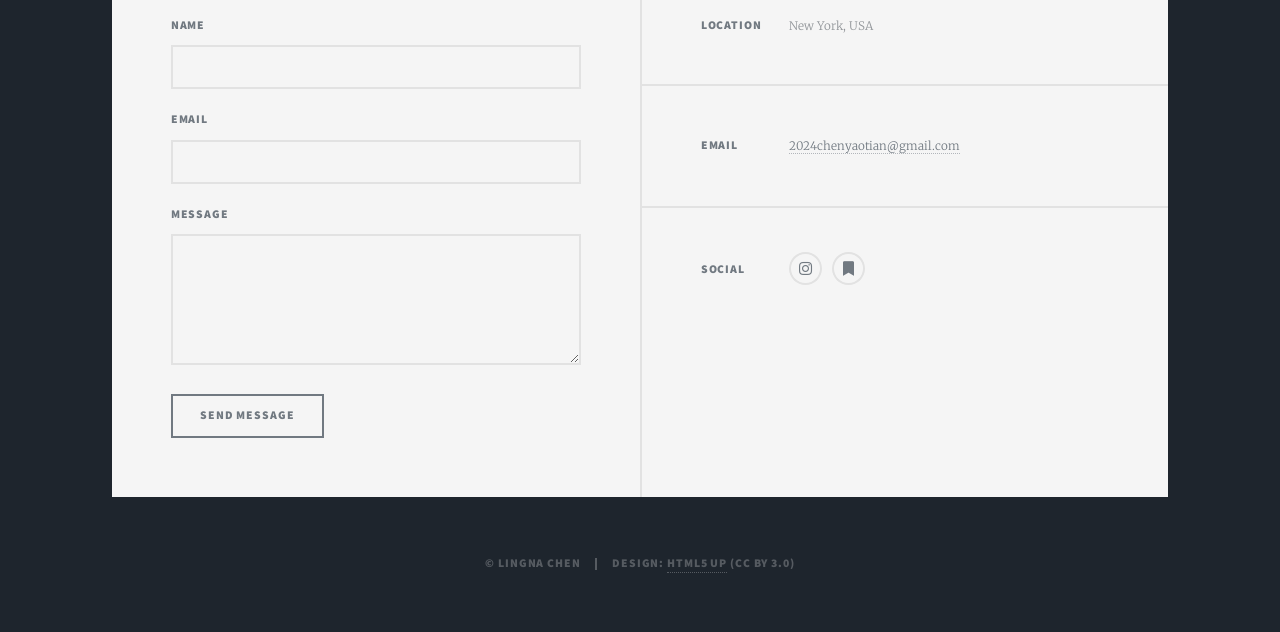
<file: work1.html>
<!DOCTYPE HTML>

<!--
  Massively by HTML5 UP
  html5up.net | @ajlkn
  Free for personal and commercial use under the CCA 3.0 license (html5up.net/license)
-->
<html>
<head>
<title>Work 1 - Lingna Chen</title>
<meta charset="utf-8"/>
<meta content="width=device-width, initial-scale=1, user-scalable=no" name="viewport"/>
<meta content="Work 1 by Lingna Chen" name="description"/>
<link href="assets/css/main.css" rel="stylesheet"/>
<noscript><link href="assets/css/noscript.css" rel="stylesheet"/></noscript>
</head>
<body class="is-preload">
<div class="fade-in" id="wrapper">
<header id="header">
<a class="logo" href="index.html">Lingna Chen</a>
</header>
<nav id="nav">
<ul class="links">
<li><a href="index.html">HOME</a></li>
<li class="active"><a href="works.html">WORKS</a></li>
<li><a href="about.html">ABOUT</a></li>
<li><a href="exhibitions.html">EXHIBITIONS</a></li>
</ul>
<ul class="icons">
<li><a class="icon brands fa-instagram" href="https://www.instagram.com/nainwhisper/" target="_blank"><span class="label">Instagram</span></a></li>
<li><a class="icon solid fa-bookmark" href="https://www.xiaohongshu.com/user/profile/173550956" target="_blank"><span class="label">RedNote</span></a></li>
<li><a class="icon solid fa-envelope" href="mailto:2024chenyaotian@gmail.com"><span class="label">Email</span></a></li>
</ul>
</nav>
<div id="main">
<article class="post">
<header class="major">
<span class="date">2025</span>
<h1>Women<br/>女人</h1>
</header>
<div class="video-container">
<iframe allow="accelerometer; autoplay; clipboard-write; encrypted-media; gyroscope; picture-in-picture; web-share" allowfullscreen="True" loading="lazy" referrerpolicy="strict-origin-when-cross-origin" src="https://www.youtube-nocookie.com/embed/Cgyyhd9n25I?rel=0&amp;modestbranding=1" title="YouTube video"></iframe>
</div>
<h2>Work Details</h2>
<ul>
<li><strong>Medium:</strong> Video</li>
<li><strong>Year:</strong> 2025</li>
</ul>
<h2>Description</h2>
<p>Women In Different Languages<br/>不同语言中的女人</p>
</article>
</div>
<!-- Footer -->
<footer id="footer">
<section>
<form action="https://formspree.io/f/xwvnjjqe" method="POST">
<input name="_subject" type="hidden" value="Website message - Lingna Chen"/>
<div class="fields">
<div class="field">
<label for="name">Name</label>
<input id="name" name="name" required="" type="text"/>
</div>
<div class="field">
<label for="email">Email</label>
<input id="email" name="email" required="" type="email"/>
</div>
<div class="field">
<label for="message">Message</label>
<textarea id="message" name="message" required="" rows="3"></textarea>
</div>
</div>
<ul class="actions">
<li><input type="submit" value="Send Message"/></li>
</ul>
</form>
</section>
<section class="split contact">
<section class="alt">
<h3>Location</h3>
<p>New York, USA</p>
</section>
<section>
<h3>Email</h3>
<p><a href="mailto:2024chenyaotian@gmail.com">2024chenyaotian@gmail.com</a></p>
</section>
<section>
<h3>Social</h3>
<ul class="icons alt">
<li><a class="icon brands alt fa-instagram" href="https://www.instagram.com/nainwhisper/" target="_blank"><span class="label">Instagram</span></a></li>
<li><a class="icon solid alt fa-bookmark" href="https://www.xiaohongshu.com/user/profile/173550956" target="_blank"><span class="label">RedNote</span></a></li>
</ul>
</section>
</section>
</footer>
<!-- Copyright -->
<div id="copyright">
<ul><li>© Lingna Chen</li><li>Design: <a href="https://html5up.net">HTML5 UP</a> (CC BY 3.0)</li></ul>
</div>
</div>
<script src="assets/js/jquery.min.js"></script>
<script src="assets/js/jquery.scrollex.min.js"></script>
<script src="assets/js/jquery.scrolly.min.js"></script>
<script src="assets/js/browser.min.js"></script>
<script src="assets/js/breakpoints.min.js"></script>
<script src="assets/js/util.js"></script>
<script src="assets/js/main.js"></script>
</body>
</html>
</file>
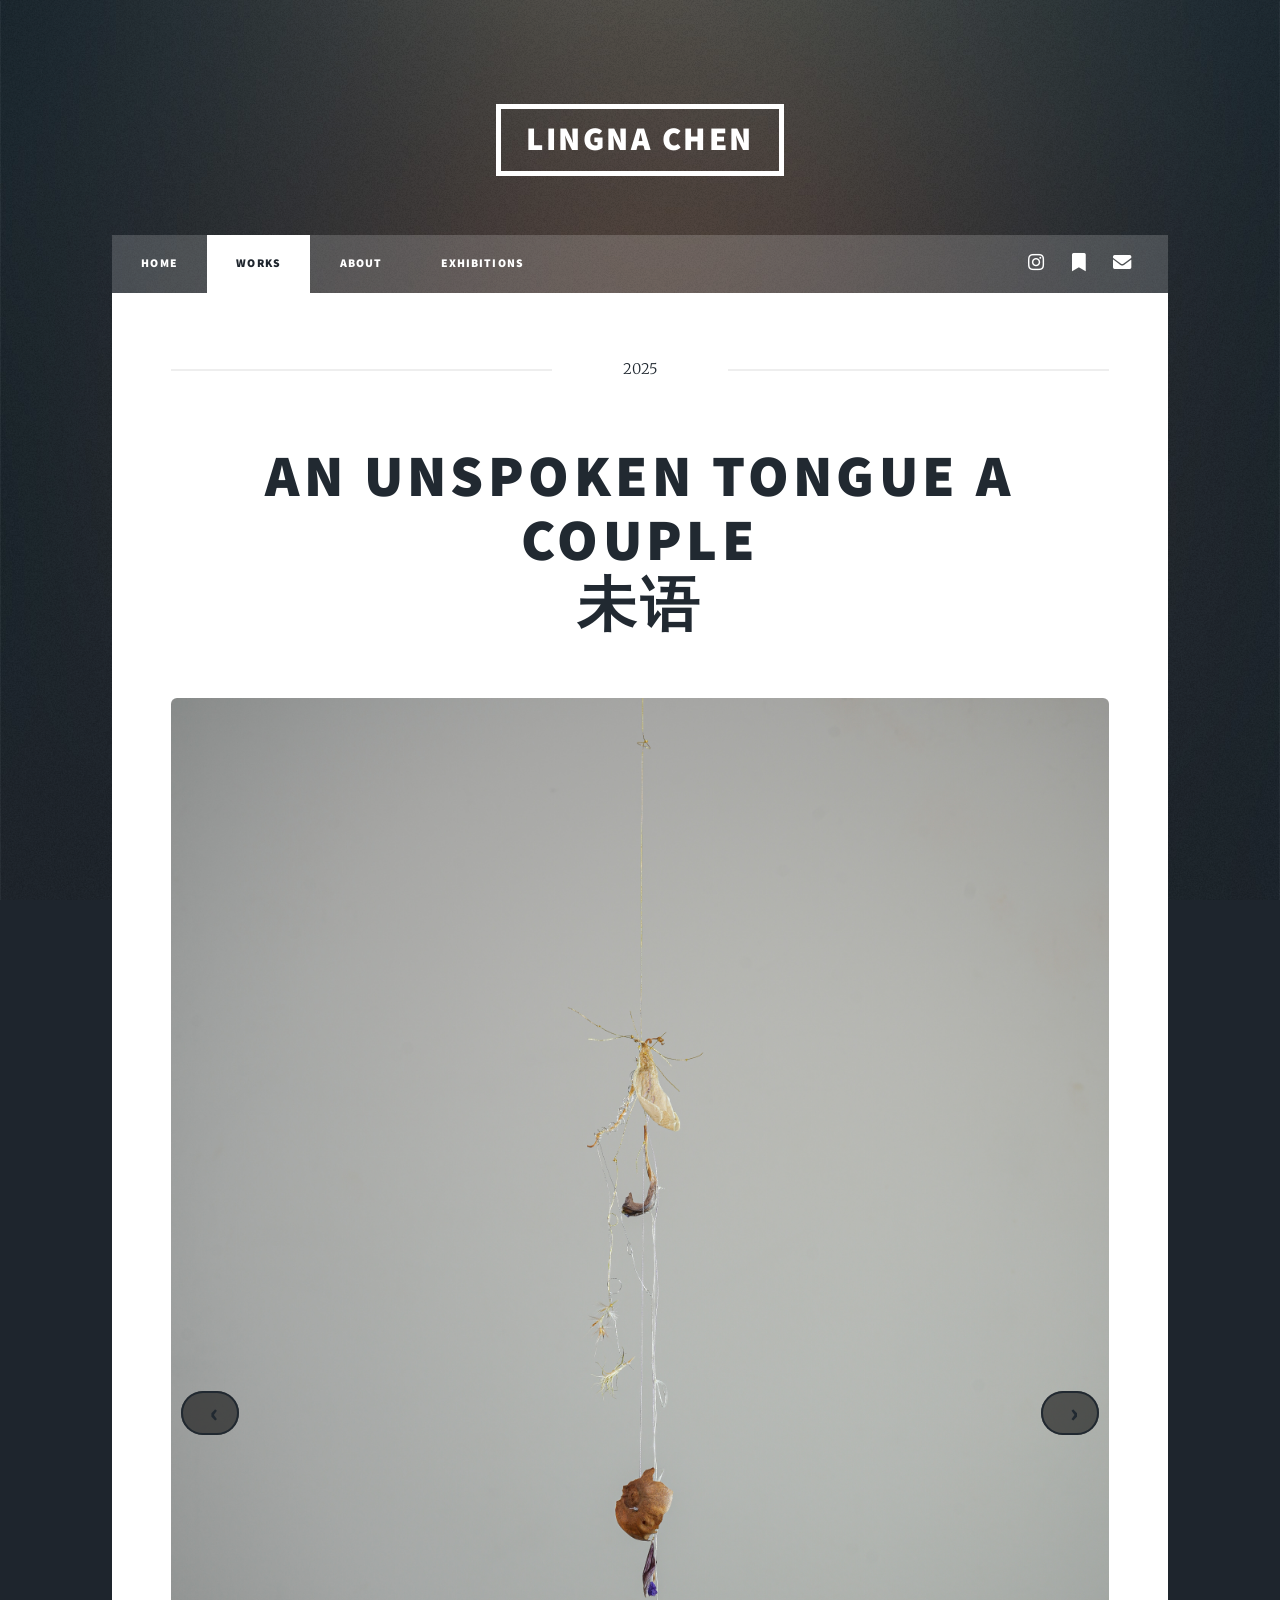
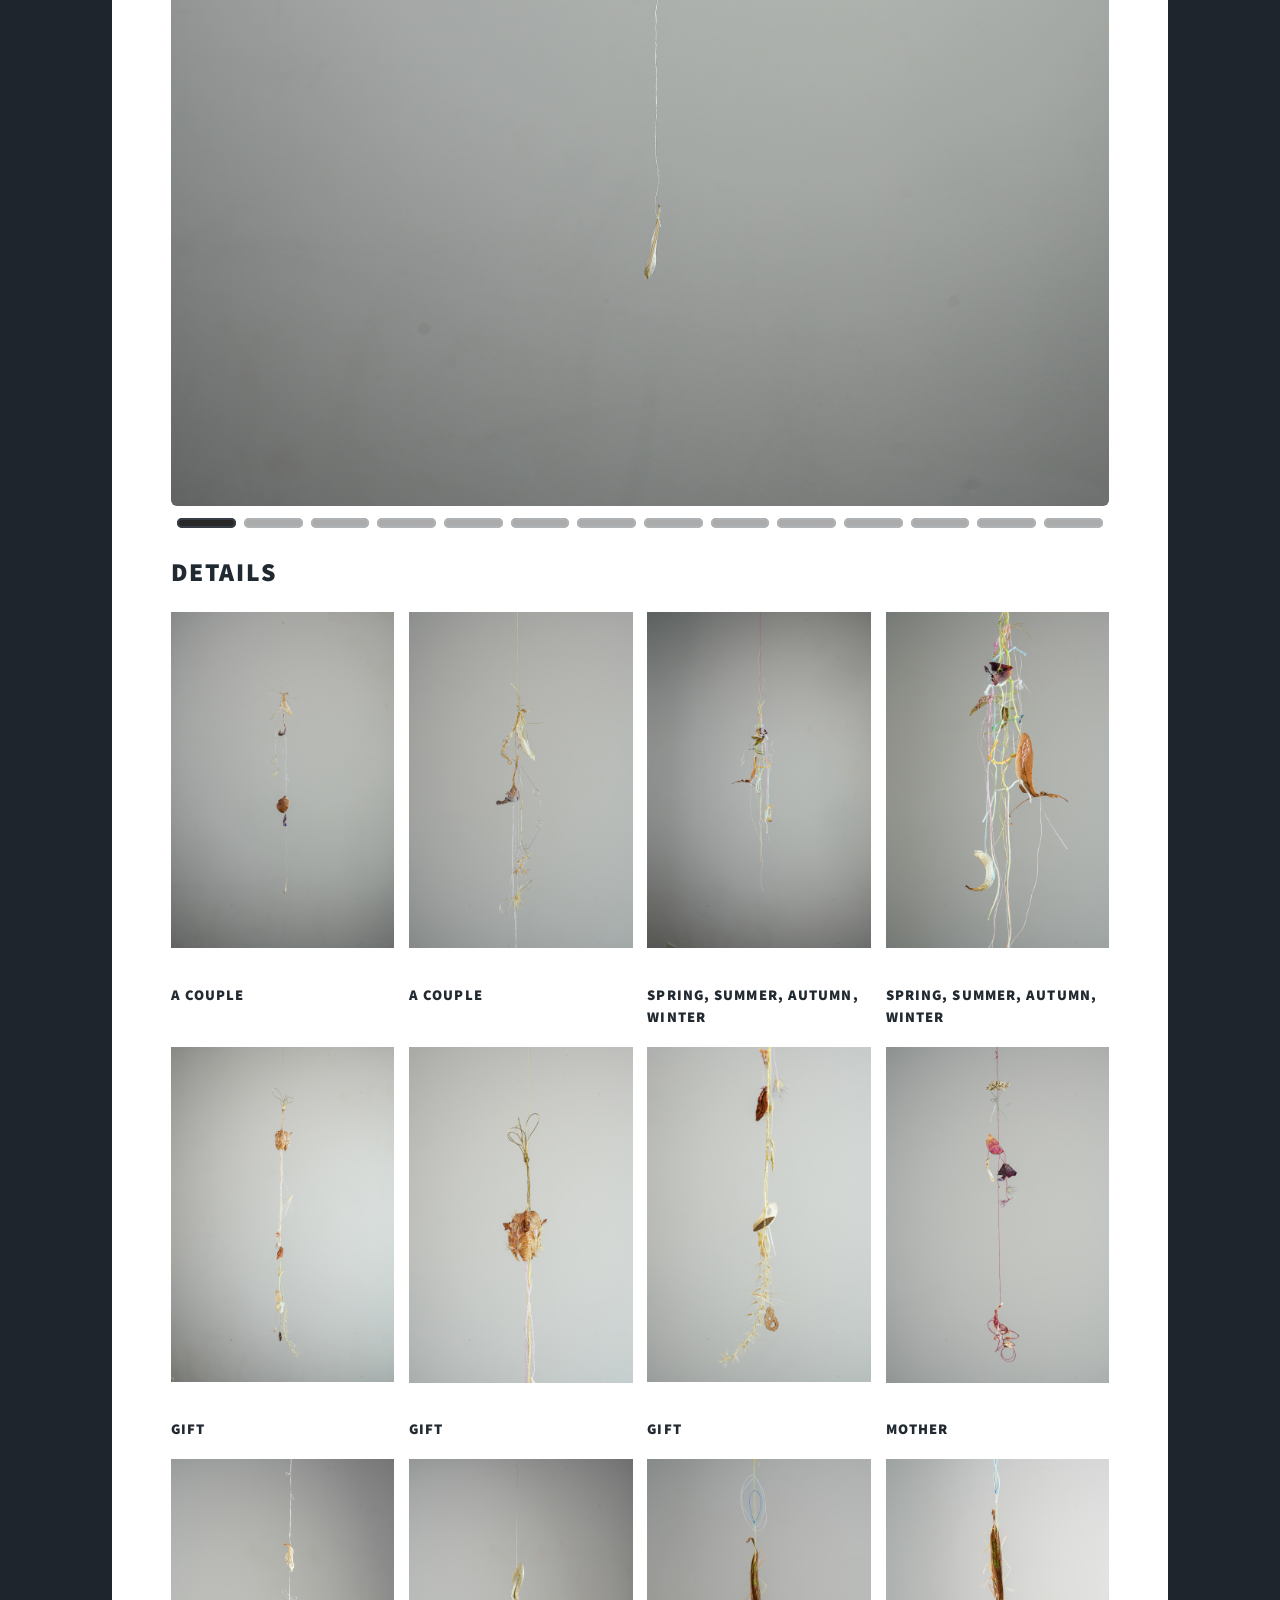
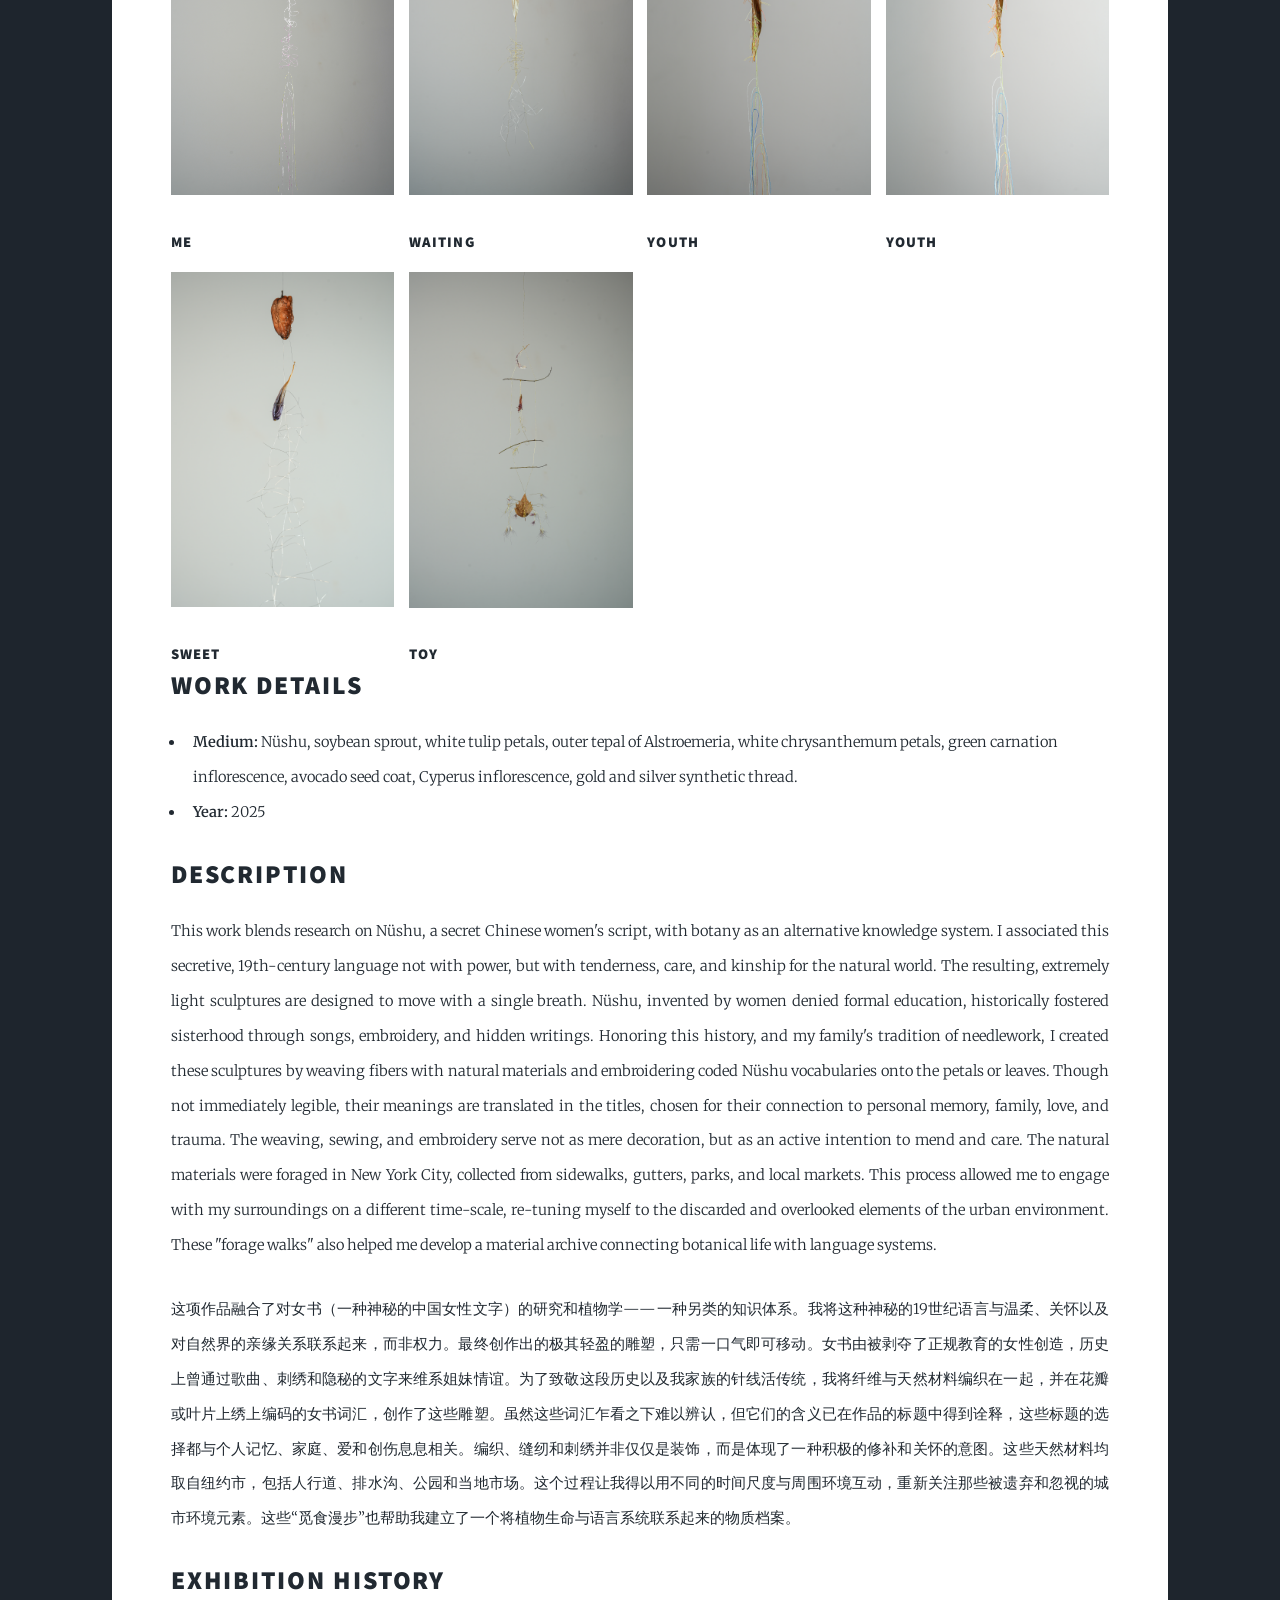
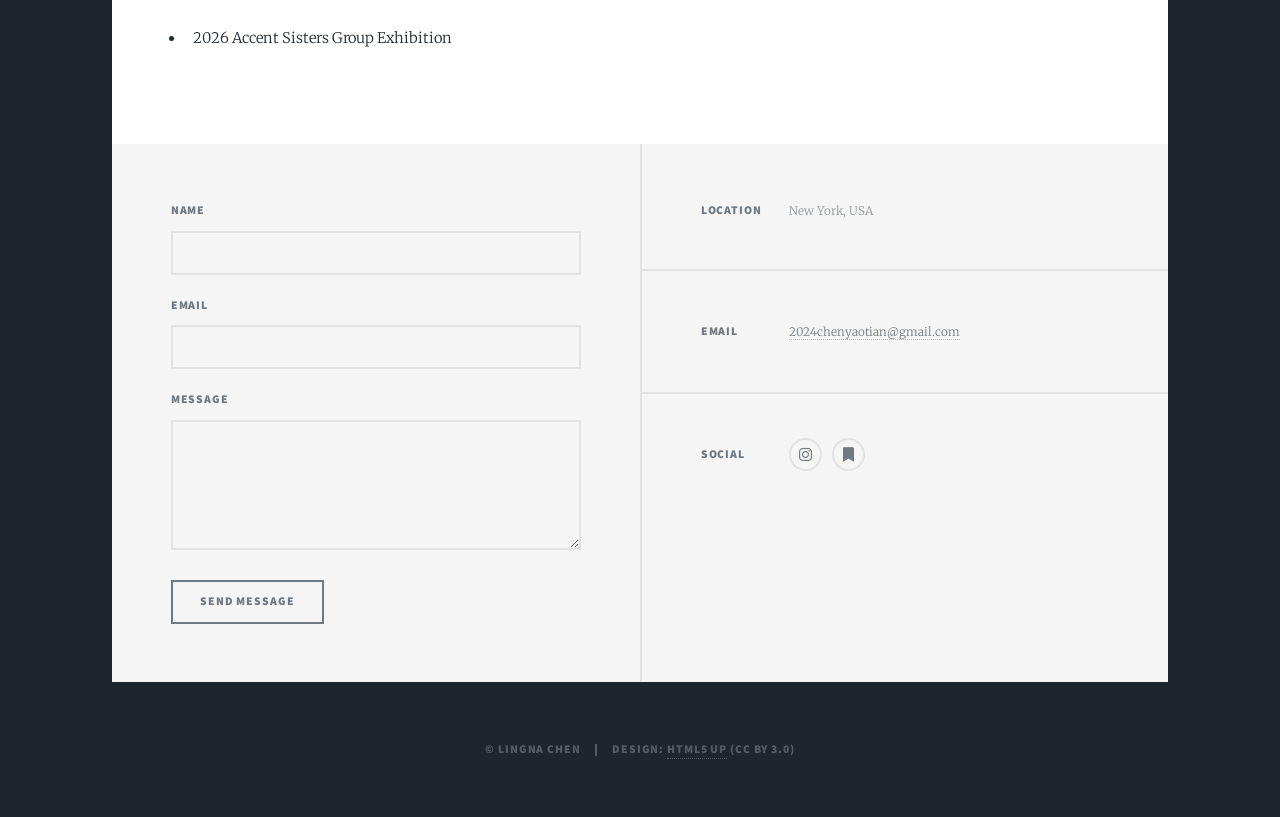
<file: work2.html>
<!DOCTYPE HTML>

<!--
  Massively by HTML5 UP
  html5up.net | @ajlkn
  Free for personal and commercial use under the CCA 3.0 license (html5up.net/license)
-->
<html>
<head>
<title>Work 2 - Lingna Chen</title>
<meta charset="utf-8"/>
<meta content="width=device-width, initial-scale=1, user-scalable=no" name="viewport"/>
<meta content="Work 2 by Lingna Chen" name="description"/>
<link href="assets/css/main.css" rel="stylesheet"/>
<noscript><link href="assets/css/noscript.css" rel="stylesheet"/></noscript>
</head>
<body class="is-preload">
<div class="fade-in" id="wrapper">
<header id="header">
<a class="logo" href="index.html">Lingna Chen</a>
</header>
<nav id="nav">
<ul class="links">
<li><a href="index.html">HOME</a></li>
<li class="active"><a href="works.html">WORKS</a></li>
<li><a href="about.html">ABOUT</a></li>
<li><a href="exhibitions.html">EXHIBITIONS</a></li>
</ul>
<ul class="icons">
<li><a class="icon brands fa-instagram" href="https://www.instagram.com/nainwhisper/" target="_blank"><span class="label">Instagram</span></a></li>
<li><a class="icon solid fa-bookmark" href="https://www.xiaohongshu.com/user/profile/173550956" target="_blank"><span class="label">RedNote</span></a></li>
<li><a class="icon solid fa-envelope" href="mailto:2024chenyaotian@gmail.com"><span class="label">Email</span></a></li>
</ul>
</nav>
<div id="main">
<article class="post">
<header class="major">
<span class="date">2025</span>
<h1>An Unspoken Tongue A Couple<br/>未语</h1>
</header>
<div class="lc-carousel" data-carousel=""><button aria-label="Previous image" class="lc-carousel__btn lc-carousel__btn--prev" data-carousel-prev="" type="button">‹</button><div aria-live="polite" class="lc-carousel__viewport"><img alt="Artwork image 1" class="lc-carousel__img is-active" loading="lazy" src="images/An Unspoken Tongue/1An Unspoken Tongue A Couple.jpg"/><img alt="Artwork image 2" class="lc-carousel__img" loading="lazy" src="images/An Unspoken Tongue/2An Unspoken Tongue A Couple.jpg"/><img alt="Artwork image 3" class="lc-carousel__img" loading="lazy" src="images/An Unspoken Tongue/3An Unspoken Tongue Spring, Summer, Autumn, Winter.jpg"/><img alt="Artwork image 4" class="lc-carousel__img" loading="lazy" src="images/An Unspoken Tongue/4An Unspoken Tongue Spring, Summer, Autumn, Winter.jpg"/><img alt="Artwork image 5" class="lc-carousel__img" loading="lazy" src="images/An Unspoken Tongue/5An Unspoken Tongue Gift.jpg"/><img alt="Artwork image 6" class="lc-carousel__img" loading="lazy" src="images/An Unspoken Tongue/6An Unspoken Tongue Gift.jpg"/><img alt="Artwork image 7" class="lc-carousel__img" loading="lazy" src="images/An Unspoken Tongue/7An Unspoken Tongue Gift.jpg"/><img alt="Artwork image 8" class="lc-carousel__img" loading="lazy" src="images/An Unspoken Tongue/8An Unspoken Tongue Mother.jpg"/><img alt="Artwork image 9" class="lc-carousel__img" loading="lazy" src="images/An Unspoken Tongue/9An Unspoken Tongue Me.jpg"/><img alt="Artwork image 10" class="lc-carousel__img" loading="lazy" src="images/An Unspoken Tongue/10An Unspoken Tongue Waiting.jpg"/><img alt="Artwork image 11" class="lc-carousel__img" loading="lazy" src="images/An Unspoken Tongue/11An Unspoken Tongue Youth.jpg"/><img alt="Artwork image 12" class="lc-carousel__img" loading="lazy" src="images/An Unspoken Tongue/12An Unspoken Tongue Youth.jpg"/><img alt="Artwork image 13" class="lc-carousel__img" loading="lazy" src="images/An Unspoken Tongue/13An Unspoken Tongue Sweet.jpg"/><img alt="Artwork image 14" class="lc-carousel__img" loading="lazy" src="images/An Unspoken Tongue/14An Unspoken Tongue Toy.jpg"/></div><button aria-label="Next image" class="lc-carousel__btn lc-carousel__btn--next" data-carousel-next="" type="button">›</button><div aria-label="Carousel pagination" class="lc-carousel__dots" data-carousel-dots=""></div></div>
<h2>Details</h2>
<div class="details-grid">
<div class="details-card">
<span class="image fit"><img alt="A Couple" src="images/An Unspoken Tongue/1An Unspoken Tongue A Couple.jpg"/></span>
<h3>A Couple</h3>
</div>
<div class="details-card">
<span class="image fit"><img alt="A Couple" src="images/An Unspoken Tongue/2An Unspoken Tongue A Couple.jpg"/></span>
<h3>A Couple</h3>
</div>
<div class="details-card">
<span class="image fit"><img alt="Spring, Summer, Autumn, Winter" src="images/An Unspoken Tongue/3An Unspoken Tongue Spring, Summer, Autumn, Winter.jpg"/></span>
<h3>Spring, Summer, Autumn, Winter</h3>
</div>
<div class="details-card">
<span class="image fit"><img alt="Spring, Summer, Autumn, Winter" src="images/An Unspoken Tongue/4An Unspoken Tongue Spring, Summer, Autumn, Winter.jpg"/></span>
<h3>Spring, Summer, Autumn, Winter</h3>
</div>
<div class="details-card">
<span class="image fit"><img alt="Gift" src="images/An Unspoken Tongue/5An Unspoken Tongue Gift.jpg"/></span>
<h3>Gift</h3>
</div>
<div class="details-card">
<span class="image fit"><img alt="Gift" src="images/An Unspoken Tongue/6An Unspoken Tongue Gift.jpg"/></span>
<h3>Gift</h3>
</div>
<div class="details-card">
<span class="image fit"><img alt="Gift" src="images/An Unspoken Tongue/7An Unspoken Tongue Gift.jpg"/></span>
<h3>Gift</h3>
</div>
<div class="details-card">
<span class="image fit"><img alt="Mother" src="images/An Unspoken Tongue/8An Unspoken Tongue Mother.jpg"/></span>
<h3>Mother</h3>
</div>
<div class="details-card">
<span class="image fit"><img alt="Me" src="images/An Unspoken Tongue/9An Unspoken Tongue Me.jpg"/></span>
<h3>Me</h3>
</div>
<div class="details-card">
<span class="image fit"><img alt="Waiting" src="images/An Unspoken Tongue/10An Unspoken Tongue Waiting.jpg"/></span>
<h3>Waiting</h3>
</div>
<div class="details-card">
<span class="image fit"><img alt="Youth" src="images/An Unspoken Tongue/11An Unspoken Tongue Youth.jpg"/></span>
<h3>Youth</h3>
</div>
<div class="details-card">
<span class="image fit"><img alt="Youth" src="images/An Unspoken Tongue/12An Unspoken Tongue Youth.jpg"/></span>
<h3>Youth</h3>
</div>
<div class="details-card">
<span class="image fit"><img alt="Sweet" src="images/An Unspoken Tongue/13An Unspoken Tongue Sweet.jpg"/></span>
<h3>Sweet</h3>
</div>
<div class="details-card">
<span class="image fit"><img alt="Toy" src="images/An Unspoken Tongue/14An Unspoken Tongue Toy.jpg"/></span>
<h3>Toy</h3>
</div>
</div>
<h2>Work Details</h2>
<ul>
<li><strong>Medium:</strong> Nüshu, soybean sprout, white tulip petals, outer tepal of Alstroemeria, white chrysanthemum petals, green carnation inflorescence, avocado seed coat, Cyperus inflorescence, gold and silver synthetic thread.</li>
<li><strong>Year:</strong> 2025</li>
</ul>
<h2>Description</h2>
<p>This work blends research on Nüshu, a secret Chinese women's script, with botany as an alternative knowledge system. I associated this secretive, 19th-century language not with power, but with tenderness, care, and kinship for the natural world. The resulting, extremely light sculptures are designed to move with a single breath. Nüshu, invented by women denied formal education, historically fostered sisterhood through songs, embroidery, and hidden writings. Honoring this history, and my family's tradition of needlework, I created these sculptures by weaving fibers with natural materials and embroidering coded Nüshu vocabularies onto the petals or leaves. Though not immediately legible, their meanings are translated in the titles, chosen for their connection to personal memory, family, love, and trauma. The weaving, sewing, and embroidery serve not as mere decoration, but as an active intention to mend and care. The natural materials were foraged in New York City, collected from sidewalks, gutters, parks, and local markets. This process allowed me to engage with my surroundings on a different time-scale, re-tuning myself to the discarded and overlooked elements of the urban environment. These "forage walks" also helped me develop a material archive connecting botanical life with language systems.</p>
<p>这项作品融合了对女书（一种神秘的中国女性文字）的研究和植物学——一种另类的知识体系。我将这种神秘的19世纪语言与温柔、关怀以及对自然界的亲缘关系联系起来，而非权力。最终创作出的极其轻盈的雕塑，只需一口气即可移动。女书由被剥夺了正规教育的女性创造，历史上曾通过歌曲、刺绣和隐秘的文字来维系姐妹情谊。为了致敬这段历史以及我家族的针线活传统，我将纤维与天然材料编织在一起，并在花瓣或叶片上绣上编码的女书词汇，创作了这些雕塑。虽然这些词汇乍看之下难以辨认，但它们的含义已在作品的标题中得到诠释，这些标题的选择都与个人记忆、家庭、爱和创伤息息相关。编织、缝纫和刺绣并非仅仅是装饰，而是体现了一种积极的修补和关怀的意图。这些天然材料均取自纽约市，包括人行道、排水沟、公园和当地市场。这个过程让我得以用不同的时间尺度与周围环境互动，重新关注那些被遗弃和忽视的城市环境元素。这些“觅食漫步”也帮助我建立了一个将植物生命与语言系统联系起来的物质档案。</p>
<h2>Exhibition History</h2>
<ul><li>2026 Accent Sisters Group Exhibition</li></ul>
</article>
</div>
<!-- Footer -->
<footer id="footer">
<section>
<form action="https://formspree.io/f/xwvnjjqe" method="POST">
<input name="_subject" type="hidden" value="Website message - Lingna Chen"/>
<div class="fields">
<div class="field">
<label for="name">Name</label>
<input id="name" name="name" required="" type="text"/>
</div>
<div class="field">
<label for="email">Email</label>
<input id="email" name="email" required="" type="email"/>
</div>
<div class="field">
<label for="message">Message</label>
<textarea id="message" name="message" required="" rows="3"></textarea>
</div>
</div>
<ul class="actions">
<li><input type="submit" value="Send Message"/></li>
</ul>
</form>
</section>
<section class="split contact">
<section class="alt">
<h3>Location</h3>
<p>New York, USA</p>
</section>
<section>
<h3>Email</h3>
<p><a href="mailto:2024chenyaotian@gmail.com">2024chenyaotian@gmail.com</a></p>
</section>
<section>
<h3>Social</h3>
<ul class="icons alt">
<li><a class="icon brands alt fa-instagram" href="https://www.instagram.com/nainwhisper/" target="_blank"><span class="label">Instagram</span></a></li>
<li><a class="icon solid alt fa-bookmark" href="https://www.xiaohongshu.com/user/profile/173550956" target="_blank"><span class="label">RedNote</span></a></li>
</ul>
</section>
</section>
</footer>
<!-- Copyright -->
<div id="copyright">
<ul><li>© Lingna Chen</li><li>Design: <a href="https://html5up.net">HTML5 UP</a> (CC BY 3.0)</li></ul>
</div>
</div>
<script src="assets/js/jquery.min.js"></script>
<script src="assets/js/jquery.scrollex.min.js"></script>
<script src="assets/js/jquery.scrolly.min.js"></script>
<script src="assets/js/browser.min.js"></script>
<script src="assets/js/breakpoints.min.js"></script>
<script src="assets/js/util.js"></script>
<script src="assets/js/main.js"></script>
</body>
</html>
</file>
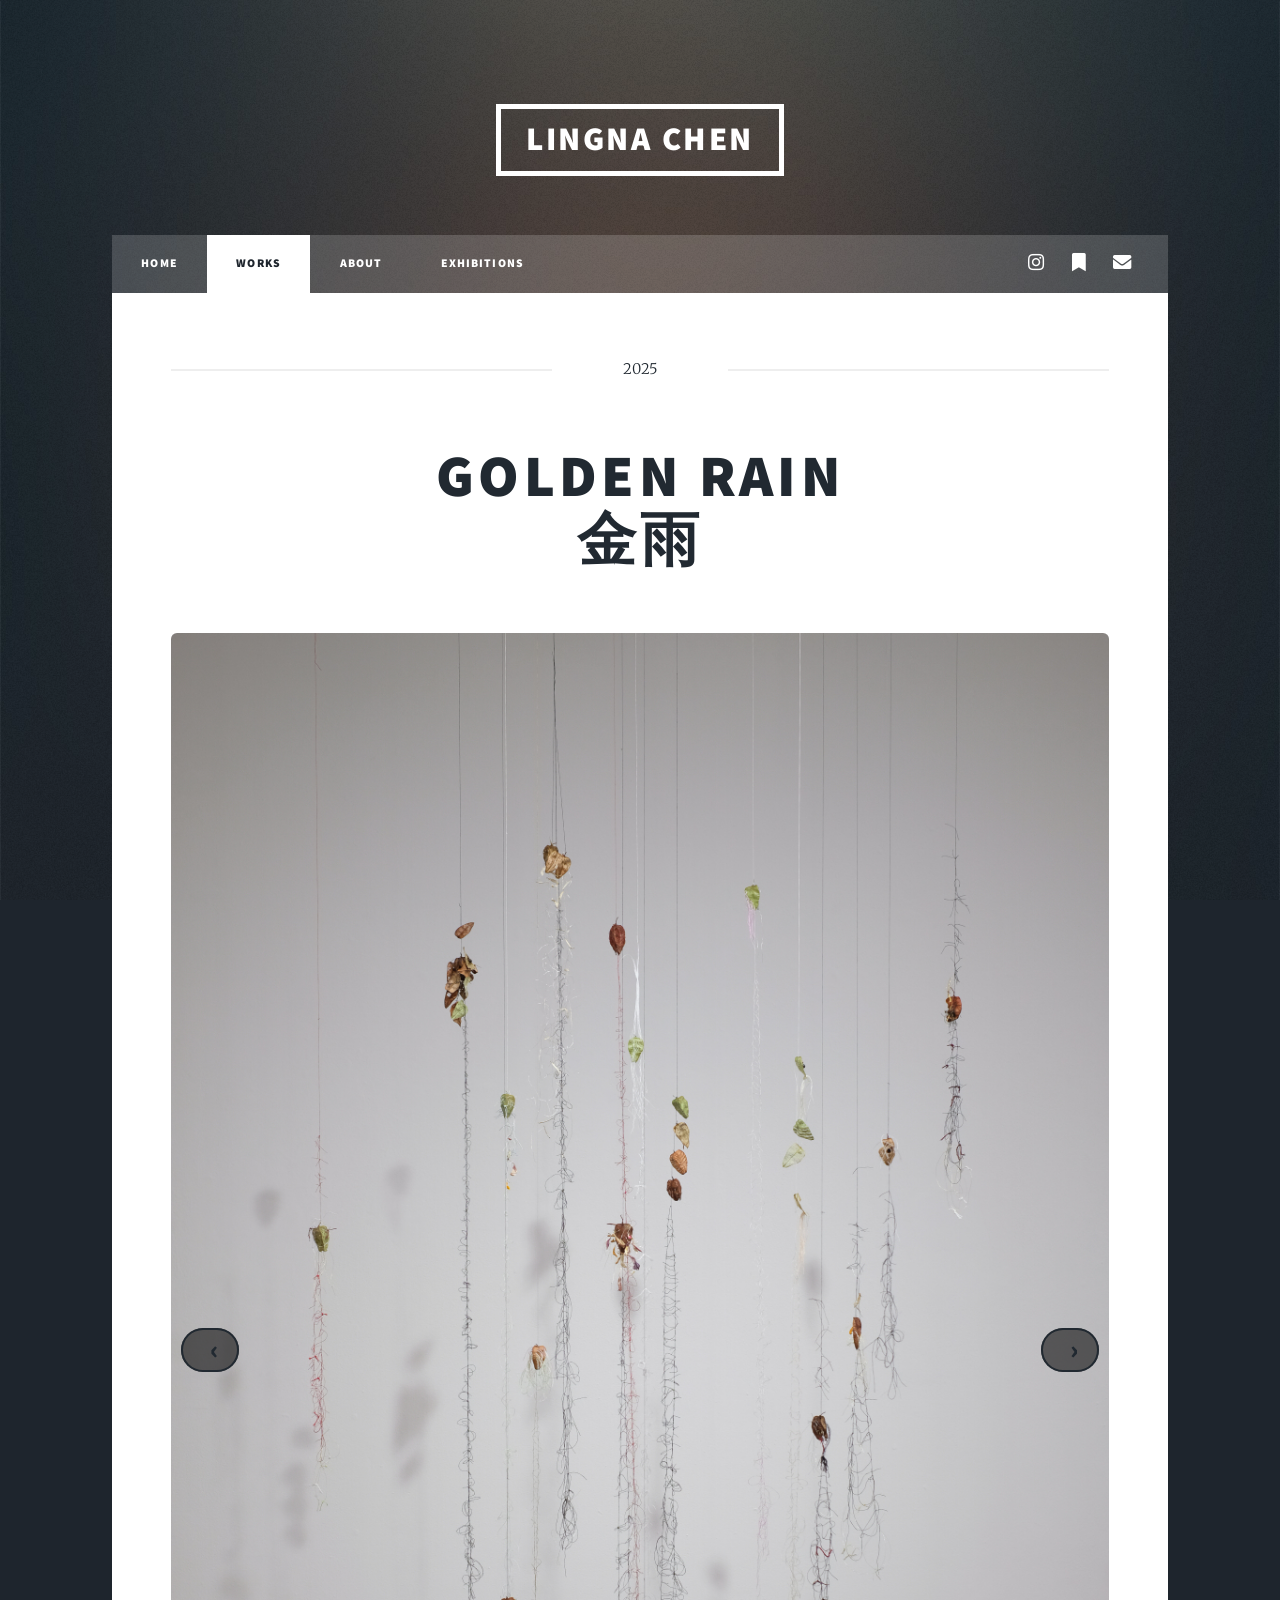
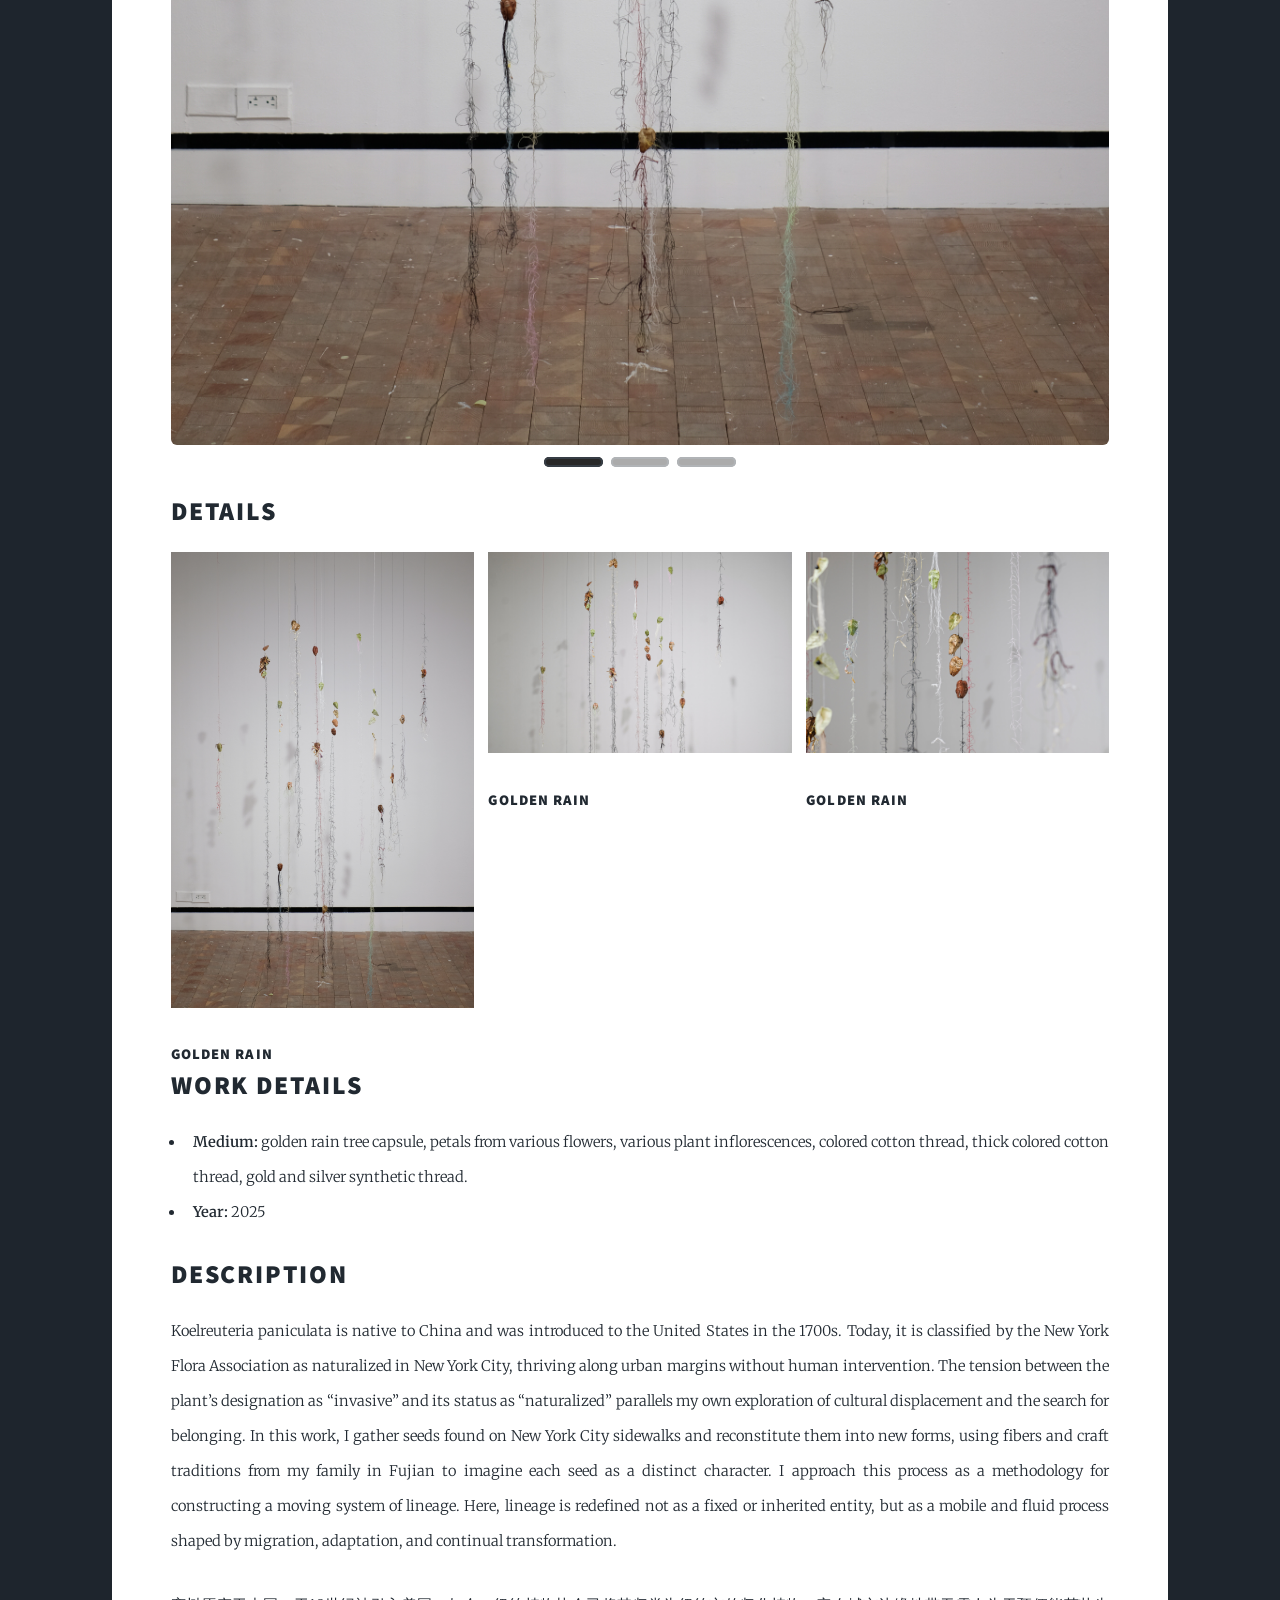
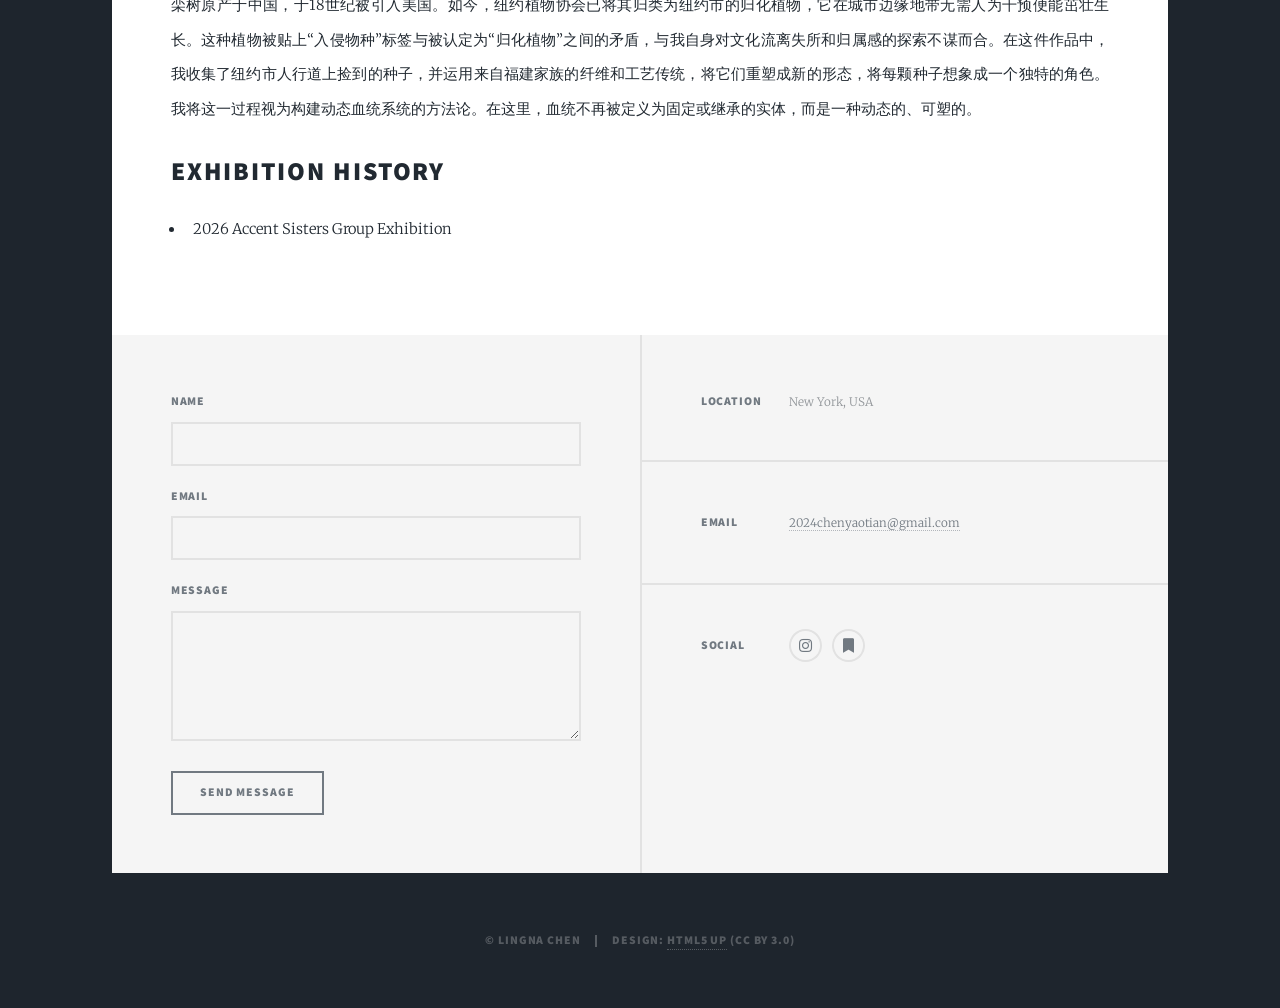
<file: work3.html>
<!DOCTYPE HTML>

<!--
  Massively by HTML5 UP
  html5up.net | @ajlkn
  Free for personal and commercial use under the CCA 3.0 license (html5up.net/license)
-->
<html>
<head>
<title>Work 3 - Lingna Chen</title>
<meta charset="utf-8"/>
<meta content="width=device-width, initial-scale=1, user-scalable=no" name="viewport"/>
<meta content="Work 3 by Lingna Chen" name="description"/>
<link href="assets/css/main.css" rel="stylesheet"/>
<noscript><link href="assets/css/noscript.css" rel="stylesheet"/></noscript>
</head>
<body class="is-preload">
<div class="fade-in" id="wrapper">
<header id="header">
<a class="logo" href="index.html">Lingna Chen</a>
</header>
<nav id="nav">
<ul class="links">
<li><a href="index.html">HOME</a></li>
<li class="active"><a href="works.html">WORKS</a></li>
<li><a href="about.html">ABOUT</a></li>
<li><a href="exhibitions.html">EXHIBITIONS</a></li>
</ul>
<ul class="icons">
<li><a class="icon brands fa-instagram" href="https://www.instagram.com/nainwhisper/" target="_blank"><span class="label">Instagram</span></a></li>
<li><a class="icon solid fa-bookmark" href="https://www.xiaohongshu.com/user/profile/173550956" target="_blank"><span class="label">RedNote</span></a></li>
<li><a class="icon solid fa-envelope" href="mailto:2024chenyaotian@gmail.com"><span class="label">Email</span></a></li>
</ul>
</nav>
<div id="main">
<article class="post">
<header class="major">
<span class="date">2025</span>
<h1>Golden Rain<br/>金雨</h1>
</header>
<div class="lc-carousel" data-carousel=""><button aria-label="Previous image" class="lc-carousel__btn lc-carousel__btn--prev" data-carousel-prev="" type="button">‹</button><div aria-live="polite" class="lc-carousel__viewport"><img alt="Artwork image 1" class="lc-carousel__img is-active" loading="lazy" src="images/Golden Rain/15Golden Rain.jpg"/><img alt="Artwork image 2" class="lc-carousel__img" loading="lazy" src="images/Golden Rain/16Golden Rain.jpg"/><img alt="Artwork image 3" class="lc-carousel__img" loading="lazy" src="images/Golden Rain/17Golden Rain.jpg"/></div><button aria-label="Next image" class="lc-carousel__btn lc-carousel__btn--next" data-carousel-next="" type="button">›</button><div aria-label="Carousel pagination" class="lc-carousel__dots" data-carousel-dots=""></div></div>
<h2>Details</h2>
<div class="details-grid">
<div class="details-card">
<span class="image fit"><img alt="Golden Rain" src="images/Golden Rain/15Golden Rain.jpg"/></span>
<h3>Golden Rain</h3>
</div>
<div class="details-card">
<span class="image fit"><img alt="Golden Rain" src="images/Golden Rain/16Golden Rain.jpg"/></span>
<h3>Golden Rain</h3>
</div>
<div class="details-card">
<span class="image fit"><img alt="Golden Rain" src="images/Golden Rain/17Golden Rain.jpg"/></span>
<h3>Golden Rain</h3>
</div>
</div>
<h2>Work Details</h2>
<ul>
<li><strong>Medium:</strong> golden rain tree capsule, petals from various flowers, various plant inflorescences, colored cotton thread, thick colored cotton thread, gold and silver synthetic thread.</li>
<li><strong>Year:</strong> 2025</li>
</ul>
<h2>Description</h2>
<p>Koelreuteria paniculata is native to China and was introduced to the United States in the 1700s. Today, it is classified by the New York Flora Association as naturalized in New York City, thriving along urban margins without human intervention. The tension between the plant’s designation as “invasive” and its status as “naturalized” parallels my own exploration of cultural displacement and the search for belonging. In this work, I gather seeds found on New York City sidewalks and reconstitute them into new forms, using fibers and craft traditions from my family in Fujian to imagine each seed as a distinct character. I approach this process as a methodology for constructing a moving system of lineage. Here, lineage is redefined not as a fixed or inherited entity, but as a mobile and fluid process shaped by migration, adaptation, and continual transformation.</p>
<p>栾树原产于中国，于18世纪被引入美国。如今，纽约植物协会已将其归类为纽约市的归化植物，它在城市边缘地带无需人为干预便能茁壮生长。这种植物被贴上“入侵物种”标签与被认定为“归化植物”之间的矛盾，与我自身对文化流离失所和归属感的探索不谋而合。在这件作品中，我收集了纽约市人行道上捡到的种子，并运用来自福建家族的纤维和工艺传统，将它们重塑成新的形态，将每颗种子想象成一个独特的角色。我将这一过程视为构建动态血统系统的方法论。在这里，血统不再被定义为固定或继承的实体，而是一种动态的、可塑的。</p>
<h2>Exhibition History</h2>
<ul><li>2026 Accent Sisters Group Exhibition</li></ul>
</article>
</div>
<!-- Footer -->
<footer id="footer">
<section>
<form action="https://formspree.io/f/xwvnjjqe" method="POST">
<input name="_subject" type="hidden" value="Website message - Lingna Chen"/>
<div class="fields">
<div class="field">
<label for="name">Name</label>
<input id="name" name="name" required="" type="text"/>
</div>
<div class="field">
<label for="email">Email</label>
<input id="email" name="email" required="" type="email"/>
</div>
<div class="field">
<label for="message">Message</label>
<textarea id="message" name="message" required="" rows="3"></textarea>
</div>
</div>
<ul class="actions">
<li><input type="submit" value="Send Message"/></li>
</ul>
</form>
</section>
<section class="split contact">
<section class="alt">
<h3>Location</h3>
<p>New York, USA</p>
</section>
<section>
<h3>Email</h3>
<p><a href="mailto:2024chenyaotian@gmail.com">2024chenyaotian@gmail.com</a></p>
</section>
<section>
<h3>Social</h3>
<ul class="icons alt">
<li><a class="icon brands alt fa-instagram" href="https://www.instagram.com/nainwhisper/" target="_blank"><span class="label">Instagram</span></a></li>
<li><a class="icon solid alt fa-bookmark" href="https://www.xiaohongshu.com/user/profile/173550956" target="_blank"><span class="label">RedNote</span></a></li>
</ul>
</section>
</section>
</footer>
<!-- Copyright -->
<div id="copyright">
<ul><li>© Lingna Chen</li><li>Design: <a href="https://html5up.net">HTML5 UP</a> (CC BY 3.0)</li></ul>
</div>
</div>
<script src="assets/js/jquery.min.js"></script>
<script src="assets/js/jquery.scrollex.min.js"></script>
<script src="assets/js/jquery.scrolly.min.js"></script>
<script src="assets/js/browser.min.js"></script>
<script src="assets/js/breakpoints.min.js"></script>
<script src="assets/js/util.js"></script>
<script src="assets/js/main.js"></script>
</body>
</html>
</file>
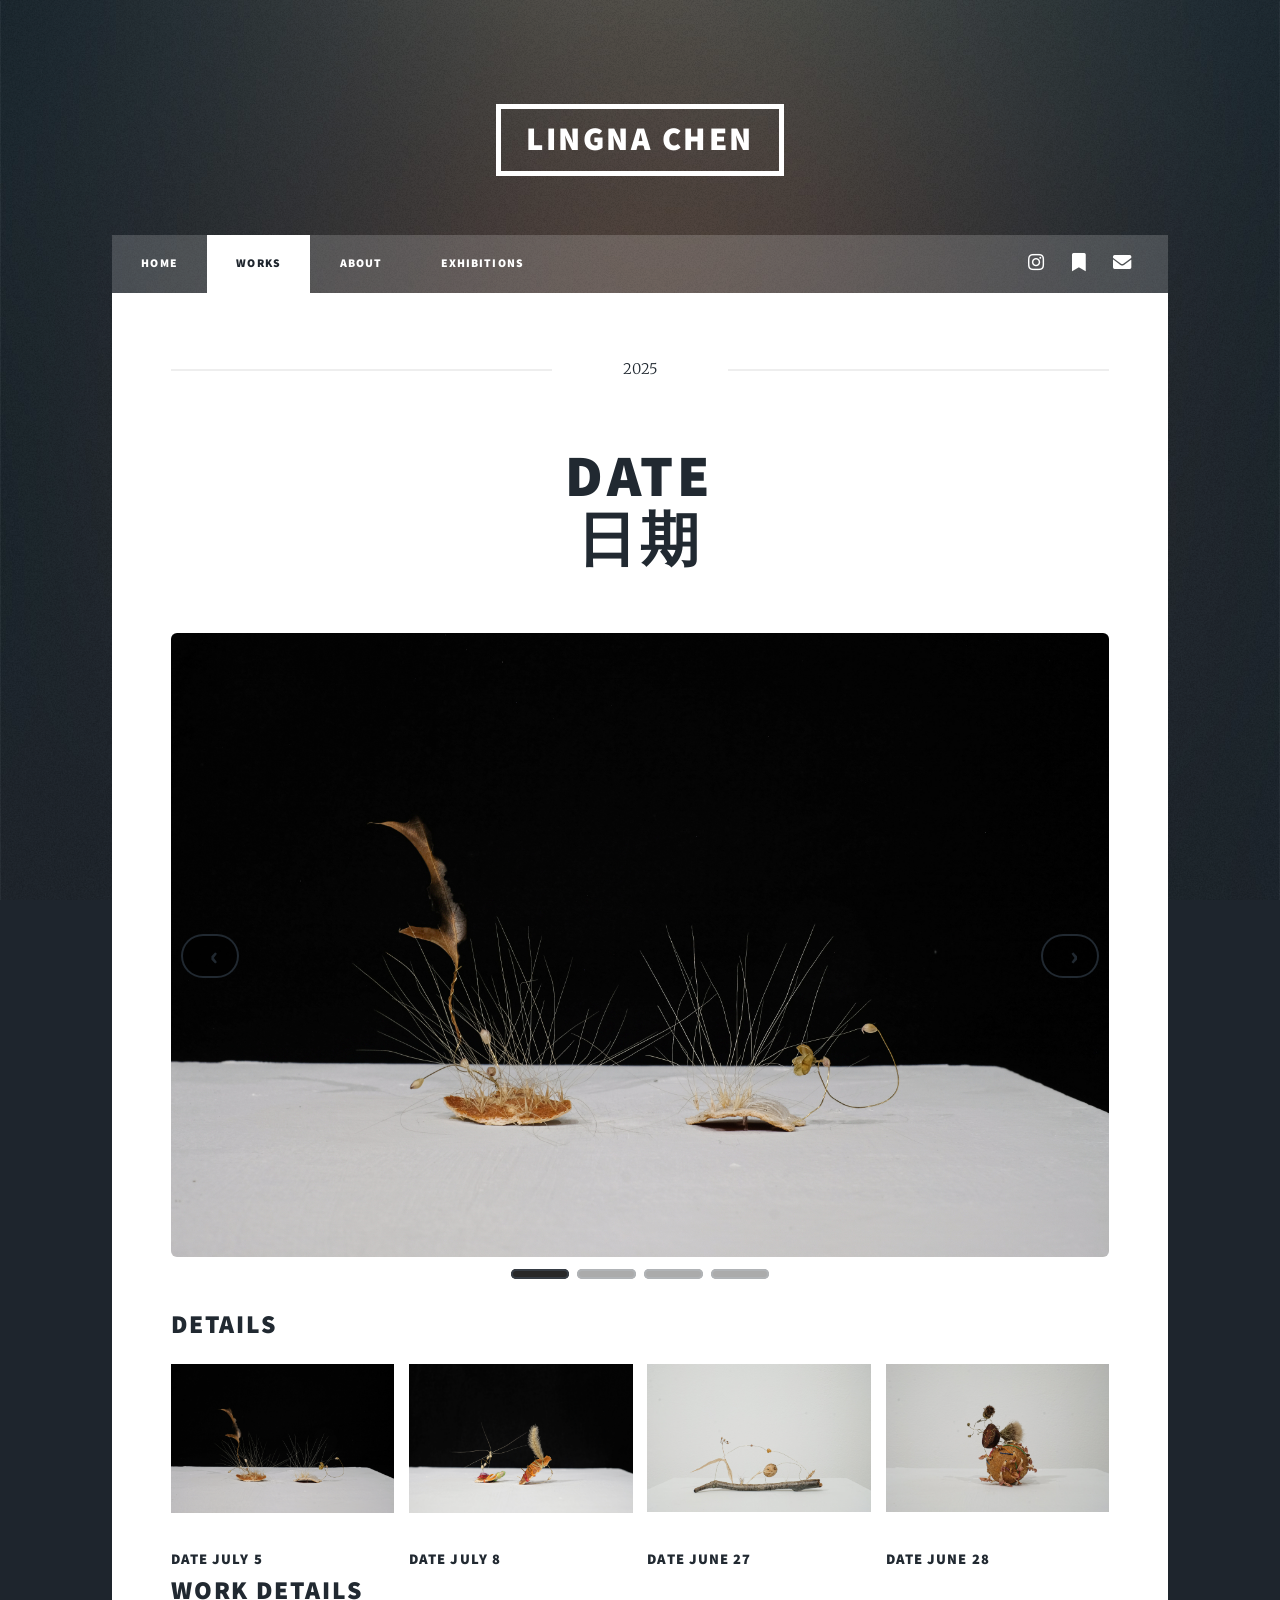
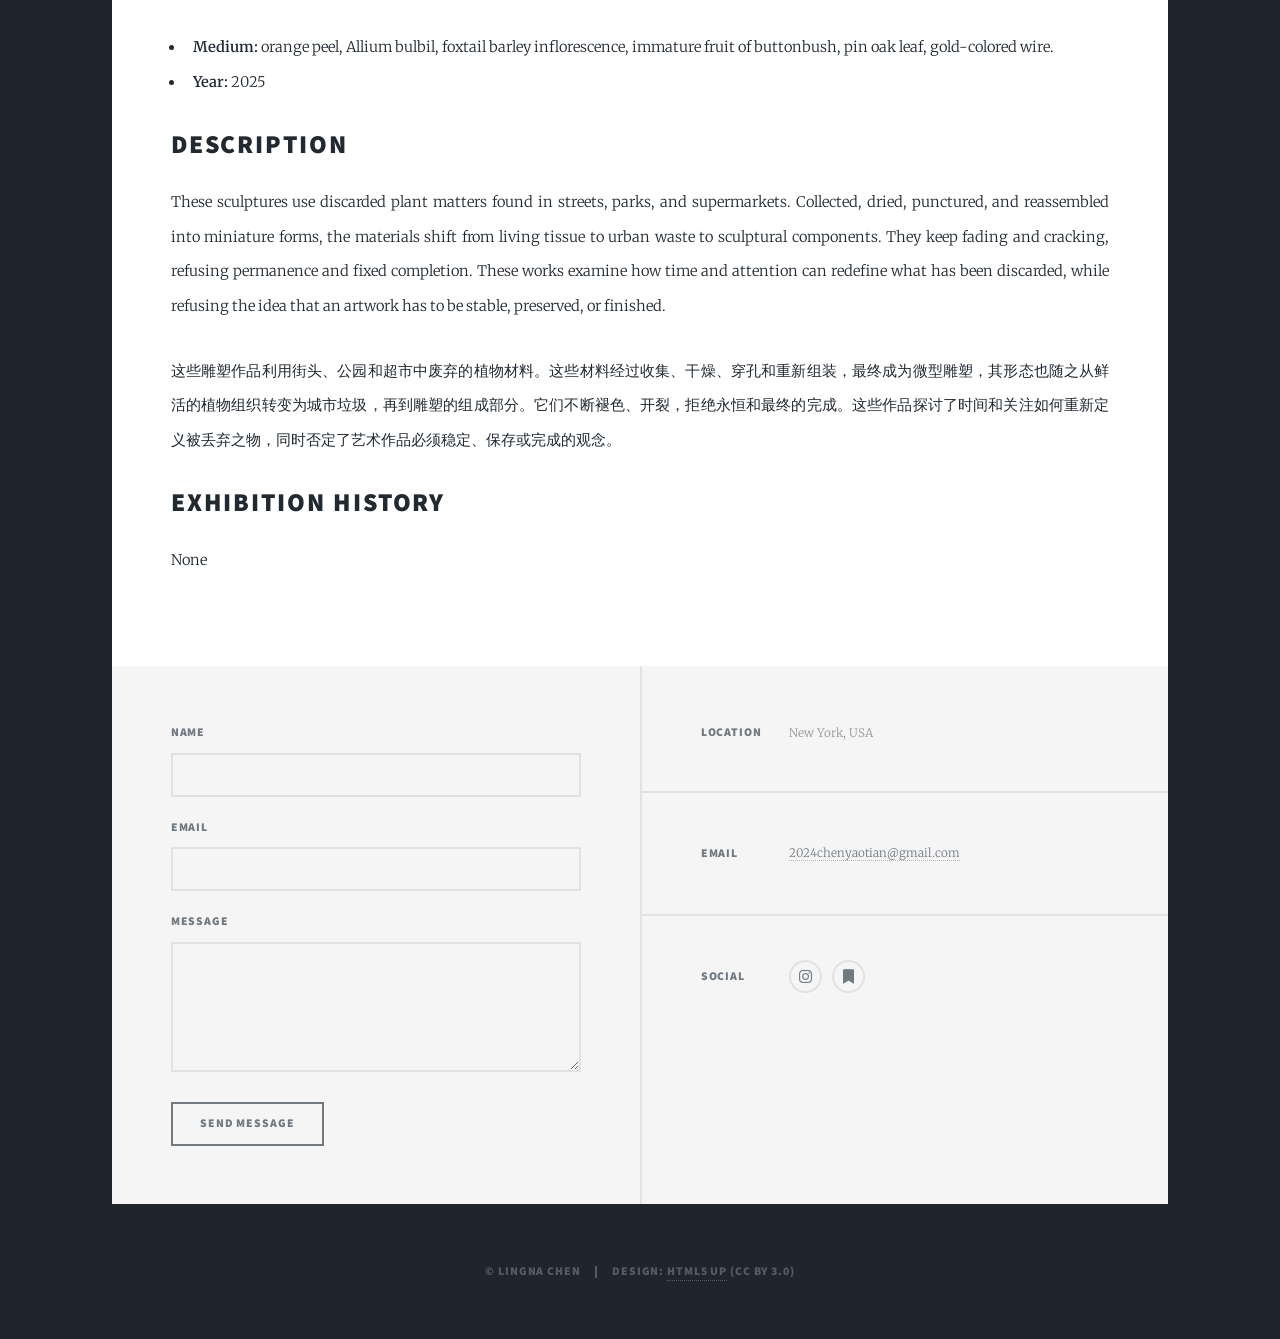
<file: work5.html>
<!DOCTYPE HTML>

<!--
  Massively by HTML5 UP
  html5up.net | @ajlkn
  Free for personal and commercial use under the CCA 3.0 license (html5up.net/license)
-->
<html>
<head>
<title>Work 5 - Lingna Chen</title>
<meta charset="utf-8"/>
<meta content="width=device-width, initial-scale=1, user-scalable=no" name="viewport"/>
<meta content="Work 5 by Lingna Chen" name="description"/>
<link href="assets/css/main.css" rel="stylesheet"/>
<noscript><link href="assets/css/noscript.css" rel="stylesheet"/></noscript>
</head>
<body class="is-preload">
<div class="fade-in" id="wrapper">
<header id="header">
<a class="logo" href="index.html">Lingna Chen</a>
</header>
<nav id="nav">
<ul class="links">
<li><a href="index.html">HOME</a></li>
<li class="active"><a href="works.html">WORKS</a></li>
<li><a href="about.html">ABOUT</a></li>
<li><a href="exhibitions.html">EXHIBITIONS</a></li>
</ul>
<ul class="icons">
<li><a class="icon brands fa-instagram" href="https://www.instagram.com/nainwhisper/" target="_blank"><span class="label">Instagram</span></a></li>
<li><a class="icon solid fa-bookmark" href="https://www.xiaohongshu.com/user/profile/173550956" target="_blank"><span class="label">RedNote</span></a></li>
<li><a class="icon solid fa-envelope" href="mailto:2024chenyaotian@gmail.com"><span class="label">Email</span></a></li>
</ul>
</nav>
<div id="main">
<article class="post">
<header class="major">
<span class="date">2025</span>
<h1>Date<br/>日期</h1>
</header>
<div class="lc-carousel" data-carousel=""><button aria-label="Previous image" class="lc-carousel__btn lc-carousel__btn--prev" data-carousel-prev="" type="button">‹</button><div aria-live="polite" class="lc-carousel__viewport"><img alt="Artwork image 1" class="lc-carousel__img is-active" loading="lazy" src="images/Date/18Date July 5.jpg"/><img alt="Artwork image 2" class="lc-carousel__img" loading="lazy" src="images/Date/19Date July 8.jpg"/><img alt="Artwork image 3" class="lc-carousel__img" loading="lazy" src="images/Date/20Date June 27.jpg"/><img alt="Artwork image 4" class="lc-carousel__img" loading="lazy" src="images/Date/21Date June 28.jpg"/></div><button aria-label="Next image" class="lc-carousel__btn lc-carousel__btn--next" data-carousel-next="" type="button">›</button><div aria-label="Carousel pagination" class="lc-carousel__dots" data-carousel-dots=""></div></div>
<h2>Details</h2>
<div class="details-grid">
<div class="details-card">
<span class="image fit"><img alt="Date July 5" src="images/Date/18Date July 5.jpg"/></span>
<h3>Date July 5</h3>
</div>
<div class="details-card">
<span class="image fit"><img alt="Date July 8" src="images/Date/19Date July 8.jpg"/></span>
<h3>Date July 8</h3>
</div>
<div class="details-card">
<span class="image fit"><img alt="Date June 27" src="images/Date/20Date June 27.jpg"/></span>
<h3>Date June 27</h3>
</div>
<div class="details-card">
<span class="image fit"><img alt="Date June 28" src="images/Date/21Date June 28.jpg"/></span>
<h3>Date June 28</h3>
</div>
</div>
<h2>Work Details</h2>
<ul>
<li><strong>Medium:</strong> orange peel, Allium bulbil, foxtail barley inflorescence, immature fruit of buttonbush, pin oak leaf, gold-colored wire.</li>
<li><strong>Year:</strong> 2025</li>
</ul>
<h2>Description</h2>
<p>These sculptures use discarded plant matters found in streets, parks, and supermarkets. Collected, dried, punctured, and reassembled into miniature forms, the materials shift from living tissue to urban waste to sculptural components. They keep fading and cracking, refusing permanence and fixed completion. These works examine how time and attention can redefine what has been discarded, while refusing the idea that an artwork has to be stable, preserved, or finished.</p>
<p>这些雕塑作品利用街头、公园和超市中废弃的植物材料。这些材料经过收集、干燥、穿孔和重新组装，最终成为微型雕塑，其形态也随之从鲜活的植物组织转变为城市垃圾，再到雕塑的组成部分。它们不断褪色、开裂，拒绝永恒和最终的完成。这些作品探讨了时间和关注如何重新定义被丢弃之物，同时否定了艺术作品必须稳定、保存或完成的观念。</p>
<h2>Exhibition History</h2>
<p>None</p>
</article>
</div>
<!-- Footer -->
<footer id="footer">
<section>
<form action="https://formspree.io/f/xwvnjjqe" method="POST">
<input name="_subject" type="hidden" value="Website message - Lingna Chen"/>
<div class="fields">
<div class="field">
<label for="name">Name</label>
<input id="name" name="name" required="" type="text"/>
</div>
<div class="field">
<label for="email">Email</label>
<input id="email" name="email" required="" type="email"/>
</div>
<div class="field">
<label for="message">Message</label>
<textarea id="message" name="message" required="" rows="3"></textarea>
</div>
</div>
<ul class="actions">
<li><input type="submit" value="Send Message"/></li>
</ul>
</form>
</section>
<section class="split contact">
<section class="alt">
<h3>Location</h3>
<p>New York, USA</p>
</section>
<section>
<h3>Email</h3>
<p><a href="mailto:2024chenyaotian@gmail.com">2024chenyaotian@gmail.com</a></p>
</section>
<section>
<h3>Social</h3>
<ul class="icons alt">
<li><a class="icon brands alt fa-instagram" href="https://www.instagram.com/nainwhisper/" target="_blank"><span class="label">Instagram</span></a></li>
<li><a class="icon solid alt fa-bookmark" href="https://www.xiaohongshu.com/user/profile/173550956" target="_blank"><span class="label">RedNote</span></a></li>
</ul>
</section>
</section>
</footer>
<!-- Copyright -->
<div id="copyright">
<ul><li>© Lingna Chen</li><li>Design: <a href="https://html5up.net">HTML5 UP</a> (CC BY 3.0)</li></ul>
</div>
</div>
<script src="assets/js/jquery.min.js"></script>
<script src="assets/js/jquery.scrollex.min.js"></script>
<script src="assets/js/jquery.scrolly.min.js"></script>
<script src="assets/js/browser.min.js"></script>
<script src="assets/js/breakpoints.min.js"></script>
<script src="assets/js/util.js"></script>
<script src="assets/js/main.js"></script>
</body>
</html>
</file>
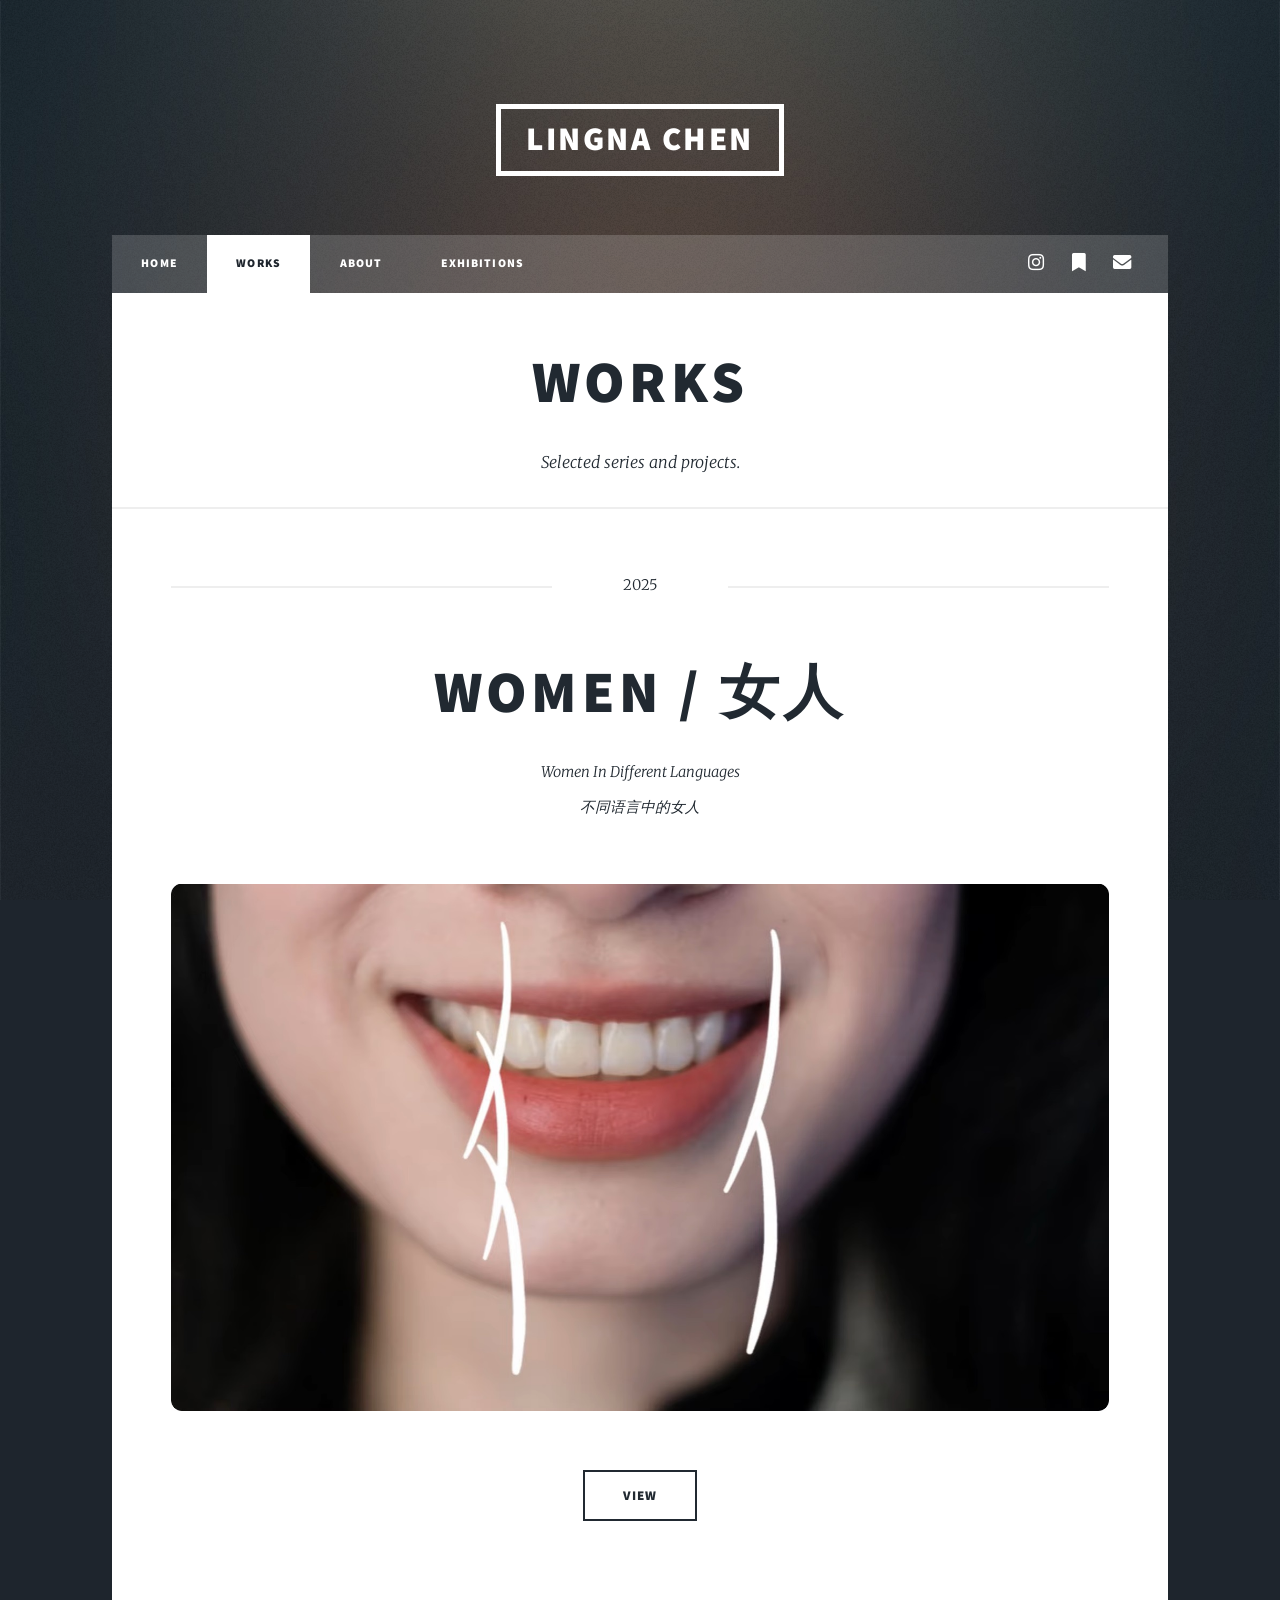
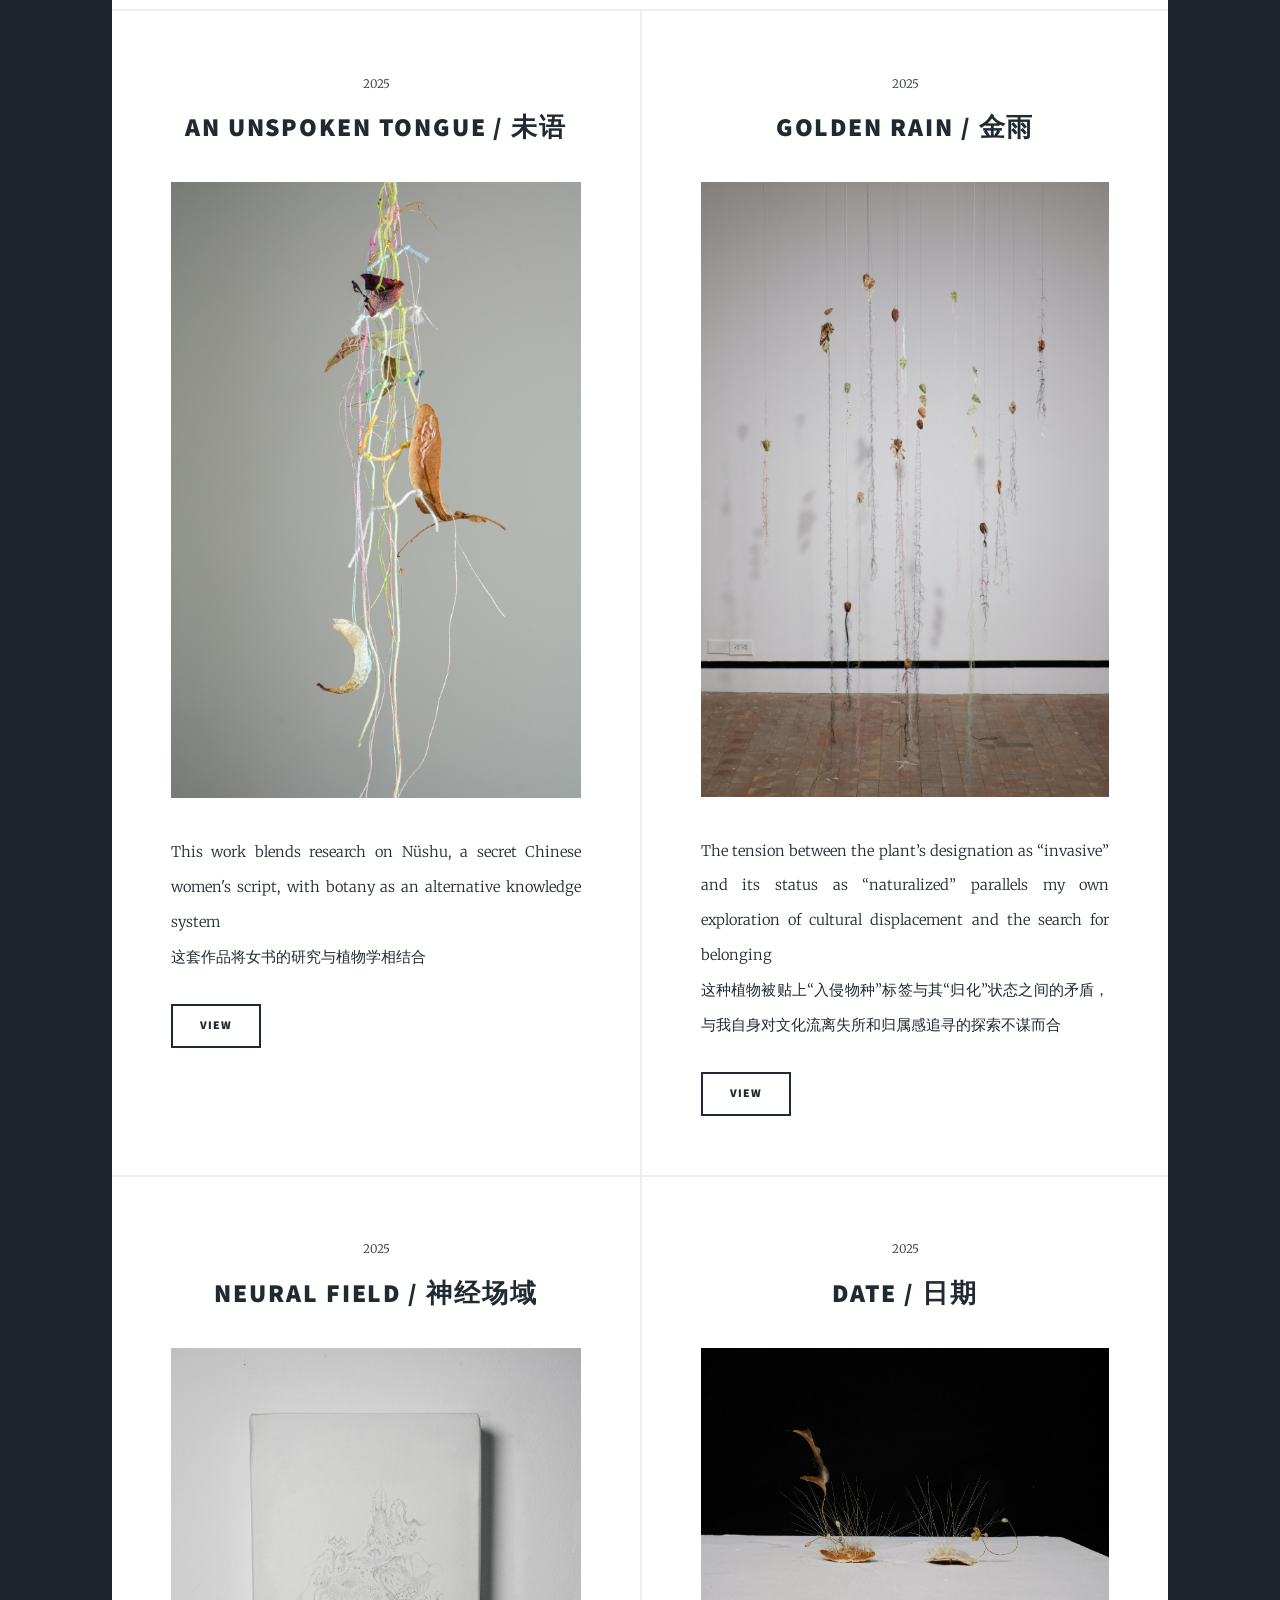
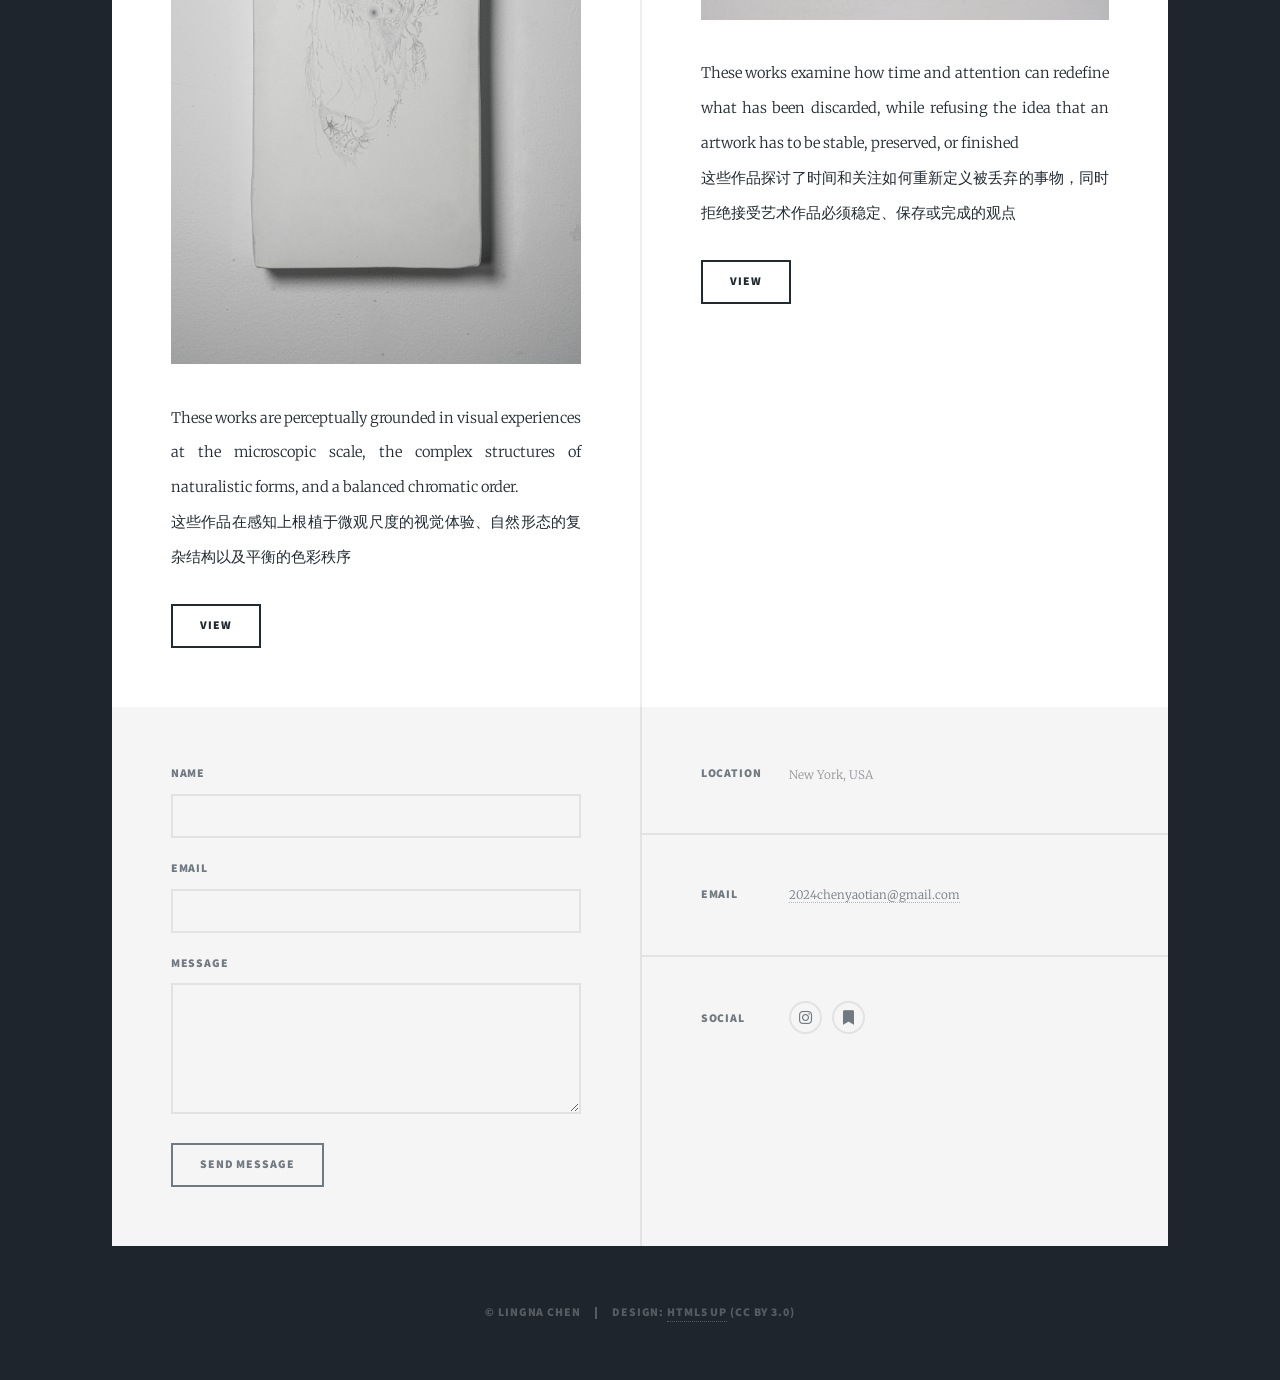
<file: works.html>
<!DOCTYPE HTML>

<!--
  Massively by HTML5 UP
  html5up.net | @ajlkn
  Free for personal and commercial use under the CCA 3.0 license (html5up.net/license)
-->
<html>
<head>
<title>Works - Lingna Chen</title>
<meta charset="utf-8"/>
<meta content="width=device-width, initial-scale=1, user-scalable=no" name="viewport"/>
<meta content="Works and series by Lingna Chen" name="description"/>
<link href="assets/css/main.css" rel="stylesheet"/>
<noscript><link href="assets/css/noscript.css" rel="stylesheet"/></noscript>
</head>
<body class="is-preload">
<div class="fade-in" id="wrapper">
<header id="header">
<a class="logo" href="index.html">Lingna Chen</a>
</header>
<nav id="nav">
<ul class="links">
<li><a href="index.html">HOME</a></li>
<li class="active"><a href="works.html">WORKS</a></li>
<li><a href="about.html">ABOUT</a></li>
<li><a href="exhibitions.html">EXHIBITIONS</a></li>
</ul>
<ul class="icons">
<li><a class="icon brands fa-instagram" href="https://www.instagram.com/nainwhisper/" target="_blank"><span class="label">Instagram</span></a></li>
<li><a class="icon solid fa-bookmark" href="https://www.xiaohongshu.com/user/profile/173550956" target="_blank"><span class="label">RedNote</span></a></li>
<li><a class="icon solid fa-envelope" href="mailto:2024chenyaotian@gmail.com"><span class="label">Email</span></a></li>
</ul>
</nav>
<div id="main">
<header class="major"><h1>Works</h1><p>Selected series and projects.</p></header>
<article class="post featured">
<header class="major">
<span class="date">2025</span>
<h2><a href="work1.html">Women / 女人</a></h2>
<p>Women In Different Languages<br/>不同语言中的女人</p>
</header>
<a class="image main" href="work1.html"><img alt="Women" src="images/page/Women.jpg"/></a>
<ul class="actions special">
<li><a class="button large" href="work1.html">View</a></li>
</ul>
</article>
<section class="posts">
<article class="post">
<header>
<span class="date">2025</span>
<h2><a href="work2.html">An Unspoken Tongue / 未语</a></h2>
</header>
<a class="image fit" href="work2.html"><img alt="An Unspoken Tongue" src="images/page/An Unspoken Tongue.jpg"/></a>
<p>This work blends research on Nüshu, a secret Chinese women's script, with botany as an alternative knowledge system<br/>这套作品将女书的研究与植物学相结合</p>
<ul class="actions">
<li><a class="button" href="work2.html">View</a></li>
</ul>
</article>
<article class="post">
<header>
<span class="date">2025</span>
<h2><a href="work3.html">Golden Rain / 金雨</a></h2>
</header>
<a class="image fit" href="work3.html"><img alt="Golden Rain" src="images/page/Golden Rain.jpg"/></a>
<p>The tension between the plant’s designation as “invasive” and its status as “naturalized” parallels my own exploration of cultural displacement and the search for belonging<br/>这种植物被贴上“入侵物种”标签与其“归化”状态之间的矛盾，与我自身对文化流离失所和归属感追寻的探索不谋而合</p>
<ul class="actions">
<li><a class="button" href="work3.html">View</a></li>
</ul>
</article>
<article class="post">
<header>
<span class="date">2025</span>
<h2><a href="work4.html">Neural Field / 神经场域</a></h2>
</header>
<a class="image fit" href="work4.html"><img alt="Neural Field" src="images/page/Neural Field.jpg"/></a>
<p>These works are perceptually grounded in visual experiences at the microscopic scale, the complex structures of naturalistic forms, and a balanced chromatic order.<br/>这些作品在感知上根植于微观尺度的视觉体验、自然形态的复杂结构以及平衡的色彩秩序</p>
<ul class="actions">
<li><a class="button" href="work4.html">View</a></li>
</ul>
</article>
<article class="post">
<header>
<span class="date">2025</span>
<h2><a href="work5.html">Date / 日期</a></h2>
</header>
<a class="image fit" href="work5.html"><img alt="Date" src="images/page/Date.jpg"/></a>
<p>These works examine how time and attention can redefine what has been discarded, while refusing the idea that an artwork has to be stable, preserved, or finished<br/>这些作品探讨了时间和关注如何重新定义被丢弃的事物，同时拒绝接受艺术作品必须稳定、保存或完成的观点</p>
<ul class="actions">
<li><a class="button" href="work5.html">View</a></li>
</ul>
</article>
</section>
</div>
<!-- Footer -->
<footer id="footer">
<section>
<form action="https://formspree.io/f/xwvnjjqe" method="POST">
<input name="_subject" type="hidden" value="Website message - Lingna Chen"/>
<div class="fields">
<div class="field">
<label for="name">Name</label>
<input id="name" name="name" required="" type="text"/>
</div>
<div class="field">
<label for="email">Email</label>
<input id="email" name="email" required="" type="email"/>
</div>
<div class="field">
<label for="message">Message</label>
<textarea id="message" name="message" required="" rows="3"></textarea>
</div>
</div>
<ul class="actions">
<li><input type="submit" value="Send Message"/></li>
</ul>
</form>
</section>
<section class="split contact">
<section class="alt">
<h3>Location</h3>
<p>New York, USA</p>
</section>
<section>
<h3>Email</h3>
<p><a href="mailto:2024chenyaotian@gmail.com">2024chenyaotian@gmail.com</a></p>
</section>
<section>
<h3>Social</h3>
<ul class="icons alt">
<li><a class="icon brands alt fa-instagram" href="https://www.instagram.com/nainwhisper/" target="_blank"><span class="label">Instagram</span></a></li>
<li><a class="icon solid alt fa-bookmark" href="https://www.xiaohongshu.com/user/profile/173550956" target="_blank"><span class="label">RedNote</span></a></li>
</ul>
</section>
</section>
</footer>
<!-- Copyright -->
<div id="copyright">
<ul><li>© Lingna Chen</li><li>Design: <a href="https://html5up.net">HTML5 UP</a> (CC BY 3.0)</li></ul>
</div>
</div>
<script src="assets/js/jquery.min.js"></script>
<script src="assets/js/jquery.scrollex.min.js"></script>
<script src="assets/js/jquery.scrolly.min.js"></script>
<script src="assets/js/browser.min.js"></script>
<script src="assets/js/breakpoints.min.js"></script>
<script src="assets/js/util.js"></script>
<script src="assets/js/main.js"></script>
</body>
</html>
</file>
<file: assets/css/main.css>
@import url(fontawesome-all.min.css);
@import url("https://fonts.googleapis.com/css?family=Merriweather:300,700,300italic,700italic|Source+Sans+Pro:900");

/*
	Massively by HTML5 UP
	html5up.net | @ajlkn
	Free for personal and commercial use under the CCA 3.0 license (html5up.net/license)
*/

html, body, div, span, applet, object,
iframe, h1, h2, h3, h4, h5, h6, p, blockquote,
pre, a, abbr, acronym, address, big, cite,
code, del, dfn, em, img, ins, kbd, q, s, samp,
small, strike, strong, sub, sup, tt, var, b,
u, i, center, dl, dt, dd, ol, ul, li, fieldset,
form, label, legend, table, caption, tbody,
tfoot, thead, tr, th, td, article, aside,
canvas, details, embed, figure, figcaption,
footer, header, hgroup, menu, nav, output, ruby,
section, summary, time, mark, audio, video {
	margin: 0;
	padding: 0;
	border: 0;
	font-size: 100%;
	font: inherit;
	vertical-align: baseline;}

article, aside, details, figcaption, figure,
footer, header, hgroup, menu, nav, section {
	display: block;}

body {
	line-height: 1;
}

ol, ul {
	list-style: none;
}

blockquote, q {
	quotes: none;
}

	blockquote:before, blockquote:after, q:before, q:after {
		content: '';
		content: none;
	}

table {
	border-collapse: collapse;
	border-spacing: 0;
}

body {
	-webkit-text-size-adjust: none;
}

mark {
	background-color: transparent;
	color: inherit;
}

input::-moz-focus-inner {
	border: 0;
	padding: 0;
}

input, select, textarea {
	-moz-appearance: none;
	-webkit-appearance: none;
	-ms-appearance: none;
	appearance: none;
}

/* Basic */

	@-ms-viewport {
		width: device-width;
	}

	body {
		-ms-overflow-style: scrollbar;
	}

	@media screen and (max-width: 480px) {

		html, body {
			min-width: 320px;
		}

	}

	html {
		box-sizing: border-box;
	}

	*, *:before, *:after {
		box-sizing: inherit;
	}

	body {
		background-color: #1e252d;
	}

		body.is-preload *, body.is-preload *:before, body.is-preload *:after {
			-moz-animation: none !important;
			-webkit-animation: none !important;
			-ms-animation: none !important;
			animation: none !important;
			-moz-transition: none !important;
			-webkit-transition: none !important;
			-ms-transition: none !important;
			transition: none !important;
		}

/* Type */

	html {
		font-size: 16pt;
	}

		@media screen and (max-width: 1680px) {

			html {
				font-size: 12pt;
			}

		}

		@media screen and (max-width: 1280px) {

			html {
				font-size: 11pt;
			}

		}

		@media screen and (max-width: 360px) {

			html {
				font-size: 10pt;
			}

		}

	body {
		color: #212931;
	}

	body, input, select, textarea {
		font-family: "Merriweather", Georgia, serif;
		font-weight: 300;
		font-size: 1rem;
		line-height: 2.375;
	}

	a {
		-moz-transition: color 0.2s ease-in-out, background-color 0.2s ease-in-out, border-color 0.2s ease-in-out, box-shadow 0.2s ease-in-out;
		-webkit-transition: color 0.2s ease-in-out, background-color 0.2s ease-in-out, border-color 0.2s ease-in-out, box-shadow 0.2s ease-in-out;
		-ms-transition: color 0.2s ease-in-out, background-color 0.2s ease-in-out, border-color 0.2s ease-in-out, box-shadow 0.2s ease-in-out;
		transition: color 0.2s ease-in-out, background-color 0.2s ease-in-out, border-color 0.2s ease-in-out, box-shadow 0.2s ease-in-out;
		border-bottom: dotted 1px;
		text-decoration: none;
	}

		a:hover {
			border-bottom-color: transparent;
		}

	strong, b {
		font-weight: 600;
	}

	em, i {
		font-style: italic;
	}

	p {
		text-align: justify;
		margin: 0 0 2rem 0;
	}

	h1, h2, h3, h4, h5, h6 {
		font-family: "Source Sans Pro", Helvetica, sans-serif;
		font-weight: 900;
		line-height: 1.5;
		letter-spacing: 0.075em;
		text-transform: uppercase;
		margin: 0 0 1rem 0;
	}

		h1 a, h2 a, h3 a, h4 a, h5 a, h6 a {
			border-bottom: 0;
			color: inherit;
			text-decoration: none;
		}

	h1 {
		font-size: 4rem;
		line-height: 1.1;
		margin: 0 0 2rem 0;
	}

	h2 {
		font-size: 1.75rem;
		line-height: 1.3;
		margin: 0 0 1.5rem 0;
	}

	h3 {
		font-size: 1.25rem;
		margin: 0 0 1.5rem 0;
	}

	h4 {
		font-size: 1rem;
	}

	h5 {
		font-size: 0.9rem;
	}

	h6 {
		font-size: 0.8rem;
	}

	sub {
		font-size: 0.8rem;
		position: relative;
		top: 0.5rem;
	}

	sup {
		font-size: 0.8rem;
		position: relative;
		top: -0.5rem;
	}

	blockquote {
		border-left: solid 4px;
		font-style: italic;
		margin: 0 0 2rem 0;
		padding: 0.5rem 0 0.5rem 2rem;
	}

	code {
		border: solid 2px;
		font-family: "Courier New", monospace;
		font-size: 0.9rem;
		margin: 0 0.25rem;
		padding: 0.25rem 0.65rem;
	}

	pre {
		-webkit-overflow-scrolling: touch;
		font-family: "Courier New", monospace;
		font-size: 0.9rem;
		margin: 0 0 2rem 0;
	}

		pre code {
			display: block;
			line-height: 1.75;
			padding: 1rem 1.5rem;
			overflow-x: auto;
		}

	hr {
		border: 0;
		border-bottom: solid 2px;
		margin: 3rem 0;
	}

		hr.major {
			margin: 5rem 0;
		}

	.align-left {
		text-align: left;
	}

	.align-center {
		text-align: center;
	}

	.align-right {
		text-align: right;
	}

	input, select, textarea {
		color: #212931;
	}

	a {
		color: #212931;
		border-bottom-color: rgba(33, 41, 49, 0.5);
	}

		a:hover {
			border-bottom-color: transparent;
			color: #18bfef !important;
		}

	strong, b {
		color: #212931;
	}

	h1, h2, h3, h4, h5, h6 {
		color: #212931;
	}

	blockquote {
		border-left-color: #eeeeee;
	}

	code {
		background: rgba(220, 220, 220, 0.25);
		border-color: #eeeeee;
	}

	hr {
		border-bottom-color: #eeeeee;
	}

/* Row */

	.row {
		display: flex;
		flex-wrap: wrap;
		box-sizing: border-box;
		align-items: stretch;
	}

		.row > * {
			box-sizing: border-box;
		}

		.row.gtr-uniform > * > :last-child {
			margin-bottom: 0;
		}

		.row.aln-left {
			justify-content: flex-start;
		}

		.row.aln-center {
			justify-content: center;
		}

		.row.aln-right {
			justify-content: flex-end;
		}

		.row.aln-top {
			align-items: flex-start;
		}

		.row.aln-middle {
			align-items: center;
		}

		.row.aln-bottom {
			align-items: flex-end;
		}

		.row > .imp {
			order: -1;
		}

		.row > .col-1 {
			width: 8.33333%;
		}

		.row > .off-1 {
			margin-left: 8.33333%;
		}

		.row > .col-2 {
			width: 16.66667%;
		}

		.row > .off-2 {
			margin-left: 16.66667%;
		}

		.row > .col-3 {
			width: 25%;
		}

		.row > .off-3 {
			margin-left: 25%;
		}

		.row > .col-4 {
			width: 33.33333%;
		}

		.row > .off-4 {
			margin-left: 33.33333%;
		}

		.row > .col-5 {
			width: 41.66667%;
		}

		.row > .off-5 {
			margin-left: 41.66667%;
		}

		.row > .col-6 {
			width: 50%;
		}

		.row > .off-6 {
			margin-left: 50%;
		}

		.row > .col-7 {
			width: 58.33333%;
		}

		.row > .off-7 {
			margin-left: 58.33333%;
		}

		.row > .col-8 {
			width: 66.66667%;
		}

		.row > .off-8 {
			margin-left: 66.66667%;
		}

		.row > .col-9 {
			width: 75%;
		}

		.row > .off-9 {
			margin-left: 75%;
		}

		.row > .col-10 {
			width: 83.33333%;
		}

		.row > .off-10 {
			margin-left: 83.33333%;
		}

		.row > .col-11 {
			width: 91.66667%;
		}

		.row > .off-11 {
			margin-left: 91.66667%;
		}

		.row > .col-12 {
			width: 100%;
		}

		.row > .off-12 {
			margin-left: 100%;
		}

		.row.gtr-0 {
			margin-top: 0;
			margin-left: 0rem;
		}

			.row.gtr-0 > * {
				padding: 0 0 0 0rem;
			}

			.row.gtr-0.gtr-uniform {
				margin-top: 0rem;
			}

				.row.gtr-0.gtr-uniform > * {
					padding-top: 0rem;
				}

		.row.gtr-25 {
			margin-top: 0;
			margin-left: -0.375rem;
		}

			.row.gtr-25 > * {
				padding: 0 0 0 0.375rem;
			}

			.row.gtr-25.gtr-uniform {
				margin-top: -0.375rem;
			}

				.row.gtr-25.gtr-uniform > * {
					padding-top: 0.375rem;
				}

		.row.gtr-50 {
			margin-top: 0;
			margin-left: -0.75rem;
		}

			.row.gtr-50 > * {
				padding: 0 0 0 0.75rem;
			}

			.row.gtr-50.gtr-uniform {
				margin-top: -0.75rem;
			}

				.row.gtr-50.gtr-uniform > * {
					padding-top: 0.75rem;
				}

		.row {
			margin-top: 0;
			margin-left: -1.5rem;
		}

			.row > * {
				padding: 0 0 0 1.5rem;
			}

			.row.gtr-uniform {
				margin-top: -1.5rem;
			}

				.row.gtr-uniform > * {
					padding-top: 1.5rem;
				}

		.row.gtr-150 {
			margin-top: 0;
			margin-left: -2.25rem;
		}

			.row.gtr-150 > * {
				padding: 0 0 0 2.25rem;
			}

			.row.gtr-150.gtr-uniform {
				margin-top: -2.25rem;
			}

				.row.gtr-150.gtr-uniform > * {
					padding-top: 2.25rem;
				}

		.row.gtr-200 {
			margin-top: 0;
			margin-left: -3rem;
		}

			.row.gtr-200 > * {
				padding: 0 0 0 3rem;
			}

			.row.gtr-200.gtr-uniform {
				margin-top: -3rem;
			}

				.row.gtr-200.gtr-uniform > * {
					padding-top: 3rem;
				}

		@media screen and (max-width: 1680px) {

			.row {
				display: flex;
				flex-wrap: wrap;
				box-sizing: border-box;
				align-items: stretch;
			}

				.row > * {
					box-sizing: border-box;
				}

				.row.gtr-uniform > * > :last-child {
					margin-bottom: 0;
				}

				.row.aln-left {
					justify-content: flex-start;
				}

				.row.aln-center {
					justify-content: center;
				}

				.row.aln-right {
					justify-content: flex-end;
				}

				.row.aln-top {
					align-items: flex-start;
				}

				.row.aln-middle {
					align-items: center;
				}

				.row.aln-bottom {
					align-items: flex-end;
				}

				.row > .imp-xlarge {
					order: -1;
				}

				.row > .col-1-xlarge {
					width: 8.33333%;
				}

				.row > .off-1-xlarge {
					margin-left: 8.33333%;
				}

				.row > .col-2-xlarge {
					width: 16.66667%;
				}

				.row > .off-2-xlarge {
					margin-left: 16.66667%;
				}

				.row > .col-3-xlarge {
					width: 25%;
				}

				.row > .off-3-xlarge {
					margin-left: 25%;
				}

				.row > .col-4-xlarge {
					width: 33.33333%;
				}

				.row > .off-4-xlarge {
					margin-left: 33.33333%;
				}

				.row > .col-5-xlarge {
					width: 41.66667%;
				}

				.row > .off-5-xlarge {
					margin-left: 41.66667%;
				}

				.row > .col-6-xlarge {
					width: 50%;
				}

				.row > .off-6-xlarge {
					margin-left: 50%;
				}

				.row > .col-7-xlarge {
					width: 58.33333%;
				}

				.row > .off-7-xlarge {
					margin-left: 58.33333%;
				}

				.row > .col-8-xlarge {
					width: 66.66667%;
				}

				.row > .off-8-xlarge {
					margin-left: 66.66667%;
				}

				.row > .col-9-xlarge {
					width: 75%;
				}

				.row > .off-9-xlarge {
					margin-left: 75%;
				}

				.row > .col-10-xlarge {
					width: 83.33333%;
				}

				.row > .off-10-xlarge {
					margin-left: 83.33333%;
				}

				.row > .col-11-xlarge {
					width: 91.66667%;
				}

				.row > .off-11-xlarge {
					margin-left: 91.66667%;
				}

				.row > .col-12-xlarge {
					width: 100%;
				}

				.row > .off-12-xlarge {
					margin-left: 100%;
				}

				.row.gtr-0 {
					margin-top: 0;
					margin-left: 0rem;
				}

					.row.gtr-0 > * {
						padding: 0 0 0 0rem;
					}

					.row.gtr-0.gtr-uniform {
						margin-top: 0rem;
					}

						.row.gtr-0.gtr-uniform > * {
							padding-top: 0rem;
						}

				.row.gtr-25 {
					margin-top: 0;
					margin-left: -0.375rem;
				}

					.row.gtr-25 > * {
						padding: 0 0 0 0.375rem;
					}

					.row.gtr-25.gtr-uniform {
						margin-top: -0.375rem;
					}

						.row.gtr-25.gtr-uniform > * {
							padding-top: 0.375rem;
						}

				.row.gtr-50 {
					margin-top: 0;
					margin-left: -0.75rem;
				}

					.row.gtr-50 > * {
						padding: 0 0 0 0.75rem;
					}

					.row.gtr-50.gtr-uniform {
						margin-top: -0.75rem;
					}

						.row.gtr-50.gtr-uniform > * {
							padding-top: 0.75rem;
						}

				.row {
					margin-top: 0;
					margin-left: -1.5rem;
				}

					.row > * {
						padding: 0 0 0 1.5rem;
					}

					.row.gtr-uniform {
						margin-top: -1.5rem;
					}

						.row.gtr-uniform > * {
							padding-top: 1.5rem;
						}

				.row.gtr-150 {
					margin-top: 0;
					margin-left: -2.25rem;
				}

					.row.gtr-150 > * {
						padding: 0 0 0 2.25rem;
					}

					.row.gtr-150.gtr-uniform {
						margin-top: -2.25rem;
					}

						.row.gtr-150.gtr-uniform > * {
							padding-top: 2.25rem;
						}

				.row.gtr-200 {
					margin-top: 0;
					margin-left: -3rem;
				}

					.row.gtr-200 > * {
						padding: 0 0 0 3rem;
					}

					.row.gtr-200.gtr-uniform {
						margin-top: -3rem;
					}

						.row.gtr-200.gtr-uniform > * {
							padding-top: 3rem;
						}

		}

		@media screen and (max-width: 1280px) {

			.row {
				display: flex;
				flex-wrap: wrap;
				box-sizing: border-box;
				align-items: stretch;
			}

				.row > * {
					box-sizing: border-box;
				}

				.row.gtr-uniform > * > :last-child {
					margin-bottom: 0;
				}

				.row.aln-left {
					justify-content: flex-start;
				}

				.row.aln-center {
					justify-content: center;
				}

				.row.aln-right {
					justify-content: flex-end;
				}

				.row.aln-top {
					align-items: flex-start;
				}

				.row.aln-middle {
					align-items: center;
				}

				.row.aln-bottom {
					align-items: flex-end;
				}

				.row > .imp-large {
					order: -1;
				}

				.row > .col-1-large {
					width: 8.33333%;
				}

				.row > .off-1-large {
					margin-left: 8.33333%;
				}

				.row > .col-2-large {
					width: 16.66667%;
				}

				.row > .off-2-large {
					margin-left: 16.66667%;
				}

				.row > .col-3-large {
					width: 25%;
				}

				.row > .off-3-large {
					margin-left: 25%;
				}

				.row > .col-4-large {
					width: 33.33333%;
				}

				.row > .off-4-large {
					margin-left: 33.33333%;
				}

				.row > .col-5-large {
					width: 41.66667%;
				}

				.row > .off-5-large {
					margin-left: 41.66667%;
				}

				.row > .col-6-large {
					width: 50%;
				}

				.row > .off-6-large {
					margin-left: 50%;
				}

				.row > .col-7-large {
					width: 58.33333%;
				}

				.row > .off-7-large {
					margin-left: 58.33333%;
				}

				.row > .col-8-large {
					width: 66.66667%;
				}

				.row > .off-8-large {
					margin-left: 66.66667%;
				}

				.row > .col-9-large {
					width: 75%;
				}

				.row > .off-9-large {
					margin-left: 75%;
				}

				.row > .col-10-large {
					width: 83.33333%;
				}

				.row > .off-10-large {
					margin-left: 83.33333%;
				}

				.row > .col-11-large {
					width: 91.66667%;
				}

				.row > .off-11-large {
					margin-left: 91.66667%;
				}

				.row > .col-12-large {
					width: 100%;
				}

				.row > .off-12-large {
					margin-left: 100%;
				}

				.row.gtr-0 {
					margin-top: 0;
					margin-left: 0rem;
				}

					.row.gtr-0 > * {
						padding: 0 0 0 0rem;
					}

					.row.gtr-0.gtr-uniform {
						margin-top: 0rem;
					}

						.row.gtr-0.gtr-uniform > * {
							padding-top: 0rem;
						}

				.row.gtr-25 {
					margin-top: 0;
					margin-left: -0.375rem;
				}

					.row.gtr-25 > * {
						padding: 0 0 0 0.375rem;
					}

					.row.gtr-25.gtr-uniform {
						margin-top: -0.375rem;
					}

						.row.gtr-25.gtr-uniform > * {
							padding-top: 0.375rem;
						}

				.row.gtr-50 {
					margin-top: 0;
					margin-left: -0.75rem;
				}

					.row.gtr-50 > * {
						padding: 0 0 0 0.75rem;
					}

					.row.gtr-50.gtr-uniform {
						margin-top: -0.75rem;
					}

						.row.gtr-50.gtr-uniform > * {
							padding-top: 0.75rem;
						}

				.row {
					margin-top: 0;
					margin-left: -1.5rem;
				}

					.row > * {
						padding: 0 0 0 1.5rem;
					}

					.row.gtr-uniform {
						margin-top: -1.5rem;
					}

						.row.gtr-uniform > * {
							padding-top: 1.5rem;
						}

				.row.gtr-150 {
					margin-top: 0;
					margin-left: -2.25rem;
				}

					.row.gtr-150 > * {
						padding: 0 0 0 2.25rem;
					}

					.row.gtr-150.gtr-uniform {
						margin-top: -2.25rem;
					}

						.row.gtr-150.gtr-uniform > * {
							padding-top: 2.25rem;
						}

				.row.gtr-200 {
					margin-top: 0;
					margin-left: -3rem;
				}

					.row.gtr-200 > * {
						padding: 0 0 0 3rem;
					}

					.row.gtr-200.gtr-uniform {
						margin-top: -3rem;
					}

						.row.gtr-200.gtr-uniform > * {
							padding-top: 3rem;
						}

		}

		@media screen and (max-width: 980px) {

			.row {
				display: flex;
				flex-wrap: wrap;
				box-sizing: border-box;
				align-items: stretch;
			}

				.row > * {
					box-sizing: border-box;
				}

				.row.gtr-uniform > * > :last-child {
					margin-bottom: 0;
				}

				.row.aln-left {
					justify-content: flex-start;
				}

				.row.aln-center {
					justify-content: center;
				}

				.row.aln-right {
					justify-content: flex-end;
				}

				.row.aln-top {
					align-items: flex-start;
				}

				.row.aln-middle {
					align-items: center;
				}

				.row.aln-bottom {
					align-items: flex-end;
				}

				.row > .imp-medium {
					order: -1;
				}

				.row > .col-1-medium {
					width: 8.33333%;
				}

				.row > .off-1-medium {
					margin-left: 8.33333%;
				}

				.row > .col-2-medium {
					width: 16.66667%;
				}

				.row > .off-2-medium {
					margin-left: 16.66667%;
				}

				.row > .col-3-medium {
					width: 25%;
				}

				.row > .off-3-medium {
					margin-left: 25%;
				}

				.row > .col-4-medium {
					width: 33.33333%;
				}

				.row > .off-4-medium {
					margin-left: 33.33333%;
				}

				.row > .col-5-medium {
					width: 41.66667%;
				}

				.row > .off-5-medium {
					margin-left: 41.66667%;
				}

				.row > .col-6-medium {
					width: 50%;
				}

				.row > .off-6-medium {
					margin-left: 50%;
				}

				.row > .col-7-medium {
					width: 58.33333%;
				}

				.row > .off-7-medium {
					margin-left: 58.33333%;
				}

				.row > .col-8-medium {
					width: 66.66667%;
				}

				.row > .off-8-medium {
					margin-left: 66.66667%;
				}

				.row > .col-9-medium {
					width: 75%;
				}

				.row > .off-9-medium {
					margin-left: 75%;
				}

				.row > .col-10-medium {
					width: 83.33333%;
				}

				.row > .off-10-medium {
					margin-left: 83.33333%;
				}

				.row > .col-11-medium {
					width: 91.66667%;
				}

				.row > .off-11-medium {
					margin-left: 91.66667%;
				}

				.row > .col-12-medium {
					width: 100%;
				}

				.row > .off-12-medium {
					margin-left: 100%;
				}

				.row.gtr-0 {
					margin-top: 0;
					margin-left: 0rem;
				}

					.row.gtr-0 > * {
						padding: 0 0 0 0rem;
					}

					.row.gtr-0.gtr-uniform {
						margin-top: 0rem;
					}

						.row.gtr-0.gtr-uniform > * {
							padding-top: 0rem;
						}

				.row.gtr-25 {
					margin-top: 0;
					margin-left: -0.375rem;
				}

					.row.gtr-25 > * {
						padding: 0 0 0 0.375rem;
					}

					.row.gtr-25.gtr-uniform {
						margin-top: -0.375rem;
					}

						.row.gtr-25.gtr-uniform > * {
							padding-top: 0.375rem;
						}

				.row.gtr-50 {
					margin-top: 0;
					margin-left: -0.75rem;
				}

					.row.gtr-50 > * {
						padding: 0 0 0 0.75rem;
					}

					.row.gtr-50.gtr-uniform {
						margin-top: -0.75rem;
					}

						.row.gtr-50.gtr-uniform > * {
							padding-top: 0.75rem;
						}

				.row {
					margin-top: 0;
					margin-left: -1.5rem;
				}

					.row > * {
						padding: 0 0 0 1.5rem;
					}

					.row.gtr-uniform {
						margin-top: -1.5rem;
					}

						.row.gtr-uniform > * {
							padding-top: 1.5rem;
						}

				.row.gtr-150 {
					margin-top: 0;
					margin-left: -2.25rem;
				}

					.row.gtr-150 > * {
						padding: 0 0 0 2.25rem;
					}

					.row.gtr-150.gtr-uniform {
						margin-top: -2.25rem;
					}

						.row.gtr-150.gtr-uniform > * {
							padding-top: 2.25rem;
						}

				.row.gtr-200 {
					margin-top: 0;
					margin-left: -3rem;
				}

					.row.gtr-200 > * {
						padding: 0 0 0 3rem;
					}

					.row.gtr-200.gtr-uniform {
						margin-top: -3rem;
					}

						.row.gtr-200.gtr-uniform > * {
							padding-top: 3rem;
						}

		}

		@media screen and (max-width: 736px) {

			.row {
				display: flex;
				flex-wrap: wrap;
				box-sizing: border-box;
				align-items: stretch;
			}

				.row > * {
					box-sizing: border-box;
				}

				.row.gtr-uniform > * > :last-child {
					margin-bottom: 0;
				}

				.row.aln-left {
					justify-content: flex-start;
				}

				.row.aln-center {
					justify-content: center;
				}

				.row.aln-right {
					justify-content: flex-end;
				}

				.row.aln-top {
					align-items: flex-start;
				}

				.row.aln-middle {
					align-items: center;
				}

				.row.aln-bottom {
					align-items: flex-end;
				}

				.row > .imp-small {
					order: -1;
				}

				.row > .col-1-small {
					width: 8.33333%;
				}

				.row > .off-1-small {
					margin-left: 8.33333%;
				}

				.row > .col-2-small {
					width: 16.66667%;
				}

				.row > .off-2-small {
					margin-left: 16.66667%;
				}

				.row > .col-3-small {
					width: 25%;
				}

				.row > .off-3-small {
					margin-left: 25%;
				}

				.row > .col-4-small {
					width: 33.33333%;
				}

				.row > .off-4-small {
					margin-left: 33.33333%;
				}

				.row > .col-5-small {
					width: 41.66667%;
				}

				.row > .off-5-small {
					margin-left: 41.66667%;
				}

				.row > .col-6-small {
					width: 50%;
				}

				.row > .off-6-small {
					margin-left: 50%;
				}

				.row > .col-7-small {
					width: 58.33333%;
				}

				.row > .off-7-small {
					margin-left: 58.33333%;
				}

				.row > .col-8-small {
					width: 66.66667%;
				}

				.row > .off-8-small {
					margin-left: 66.66667%;
				}

				.row > .col-9-small {
					width: 75%;
				}

				.row > .off-9-small {
					margin-left: 75%;
				}

				.row > .col-10-small {
					width: 83.33333%;
				}

				.row > .off-10-small {
					margin-left: 83.33333%;
				}

				.row > .col-11-small {
					width: 91.66667%;
				}

				.row > .off-11-small {
					margin-left: 91.66667%;
				}

				.row > .col-12-small {
					width: 100%;
				}

				.row > .off-12-small {
					margin-left: 100%;
				}

				.row.gtr-0 {
					margin-top: 0;
					margin-left: 0rem;
				}

					.row.gtr-0 > * {
						padding: 0 0 0 0rem;
					}

					.row.gtr-0.gtr-uniform {
						margin-top: 0rem;
					}

						.row.gtr-0.gtr-uniform > * {
							padding-top: 0rem;
						}

				.row.gtr-25 {
					margin-top: 0;
					margin-left: -0.375rem;
				}

					.row.gtr-25 > * {
						padding: 0 0 0 0.375rem;
					}

					.row.gtr-25.gtr-uniform {
						margin-top: -0.375rem;
					}

						.row.gtr-25.gtr-uniform > * {
							padding-top: 0.375rem;
						}

				.row.gtr-50 {
					margin-top: 0;
					margin-left: -0.75rem;
				}

					.row.gtr-50 > * {
						padding: 0 0 0 0.75rem;
					}

					.row.gtr-50.gtr-uniform {
						margin-top: -0.75rem;
					}

						.row.gtr-50.gtr-uniform > * {
							padding-top: 0.75rem;
						}

				.row {
					margin-top: 0;
					margin-left: -1.5rem;
				}

					.row > * {
						padding: 0 0 0 1.5rem;
					}

					.row.gtr-uniform {
						margin-top: -1.5rem;
					}

						.row.gtr-uniform > * {
							padding-top: 1.5rem;
						}

				.row.gtr-150 {
					margin-top: 0;
					margin-left: -2.25rem;
				}

					.row.gtr-150 > * {
						padding: 0 0 0 2.25rem;
					}

					.row.gtr-150.gtr-uniform {
						margin-top: -2.25rem;
					}

						.row.gtr-150.gtr-uniform > * {
							padding-top: 2.25rem;
						}

				.row.gtr-200 {
					margin-top: 0;
					margin-left: -3rem;
				}

					.row.gtr-200 > * {
						padding: 0 0 0 3rem;
					}

					.row.gtr-200.gtr-uniform {
						margin-top: -3rem;
					}

						.row.gtr-200.gtr-uniform > * {
							padding-top: 3rem;
						}

		}

		@media screen and (max-width: 480px) {

			.row {
				display: flex;
				flex-wrap: wrap;
				box-sizing: border-box;
				align-items: stretch;
			}

				.row > * {
					box-sizing: border-box;
				}

				.row.gtr-uniform > * > :last-child {
					margin-bottom: 0;
				}

				.row.aln-left {
					justify-content: flex-start;
				}

				.row.aln-center {
					justify-content: center;
				}

				.row.aln-right {
					justify-content: flex-end;
				}

				.row.aln-top {
					align-items: flex-start;
				}

				.row.aln-middle {
					align-items: center;
				}

				.row.aln-bottom {
					align-items: flex-end;
				}

				.row > .imp-xsmall {
					order: -1;
				}

				.row > .col-1-xsmall {
					width: 8.33333%;
				}

				.row > .off-1-xsmall {
					margin-left: 8.33333%;
				}

				.row > .col-2-xsmall {
					width: 16.66667%;
				}

				.row > .off-2-xsmall {
					margin-left: 16.66667%;
				}

				.row > .col-3-xsmall {
					width: 25%;
				}

				.row > .off-3-xsmall {
					margin-left: 25%;
				}

				.row > .col-4-xsmall {
					width: 33.33333%;
				}

				.row > .off-4-xsmall {
					margin-left: 33.33333%;
				}

				.row > .col-5-xsmall {
					width: 41.66667%;
				}

				.row > .off-5-xsmall {
					margin-left: 41.66667%;
				}

				.row > .col-6-xsmall {
					width: 50%;
				}

				.row > .off-6-xsmall {
					margin-left: 50%;
				}

				.row > .col-7-xsmall {
					width: 58.33333%;
				}

				.row > .off-7-xsmall {
					margin-left: 58.33333%;
				}

				.row > .col-8-xsmall {
					width: 66.66667%;
				}

				.row > .off-8-xsmall {
					margin-left: 66.66667%;
				}

				.row > .col-9-xsmall {
					width: 75%;
				}

				.row > .off-9-xsmall {
					margin-left: 75%;
				}

				.row > .col-10-xsmall {
					width: 83.33333%;
				}

				.row > .off-10-xsmall {
					margin-left: 83.33333%;
				}

				.row > .col-11-xsmall {
					width: 91.66667%;
				}

				.row > .off-11-xsmall {
					margin-left: 91.66667%;
				}

				.row > .col-12-xsmall {
					width: 100%;
				}

				.row > .off-12-xsmall {
					margin-left: 100%;
				}

				.row.gtr-0 {
					margin-top: 0;
					margin-left: 0rem;
				}

					.row.gtr-0 > * {
						padding: 0 0 0 0rem;
					}

					.row.gtr-0.gtr-uniform {
						margin-top: 0rem;
					}

						.row.gtr-0.gtr-uniform > * {
							padding-top: 0rem;
						}

				.row.gtr-25 {
					margin-top: 0;
					margin-left: -0.375rem;
				}

					.row.gtr-25 > * {
						padding: 0 0 0 0.375rem;
					}

					.row.gtr-25.gtr-uniform {
						margin-top: -0.375rem;
					}

						.row.gtr-25.gtr-uniform > * {
							padding-top: 0.375rem;
						}

				.row.gtr-50 {
					margin-top: 0;
					margin-left: -0.75rem;
				}

					.row.gtr-50 > * {
						padding: 0 0 0 0.75rem;
					}

					.row.gtr-50.gtr-uniform {
						margin-top: -0.75rem;
					}

						.row.gtr-50.gtr-uniform > * {
							padding-top: 0.75rem;
						}

				.row {
					margin-top: 0;
					margin-left: -1.5rem;
				}

					.row > * {
						padding: 0 0 0 1.5rem;
					}

					.row.gtr-uniform {
						margin-top: -1.5rem;
					}

						.row.gtr-uniform > * {
							padding-top: 1.5rem;
						}

				.row.gtr-150 {
					margin-top: 0;
					margin-left: -2.25rem;
				}

					.row.gtr-150 > * {
						padding: 0 0 0 2.25rem;
					}

					.row.gtr-150.gtr-uniform {
						margin-top: -2.25rem;
					}

						.row.gtr-150.gtr-uniform > * {
							padding-top: 2.25rem;
						}

				.row.gtr-200 {
					margin-top: 0;
					margin-left: -3rem;
				}

					.row.gtr-200 > * {
						padding: 0 0 0 3rem;
					}

					.row.gtr-200.gtr-uniform {
						margin-top: -3rem;
					}

						.row.gtr-200.gtr-uniform > * {
							padding-top: 3rem;
						}

		}

		@media screen and (max-width: 360px) {

			.row {
				display: flex;
				flex-wrap: wrap;
				box-sizing: border-box;
				align-items: stretch;
			}

				.row > * {
					box-sizing: border-box;
				}

				.row.gtr-uniform > * > :last-child {
					margin-bottom: 0;
				}

				.row.aln-left {
					justify-content: flex-start;
				}

				.row.aln-center {
					justify-content: center;
				}

				.row.aln-right {
					justify-content: flex-end;
				}

				.row.aln-top {
					align-items: flex-start;
				}

				.row.aln-middle {
					align-items: center;
				}

				.row.aln-bottom {
					align-items: flex-end;
				}

				.row > .imp-xxsmall {
					order: -1;
				}

				.row > .col-1-xxsmall {
					width: 8.33333%;
				}

				.row > .off-1-xxsmall {
					margin-left: 8.33333%;
				}

				.row > .col-2-xxsmall {
					width: 16.66667%;
				}

				.row > .off-2-xxsmall {
					margin-left: 16.66667%;
				}

				.row > .col-3-xxsmall {
					width: 25%;
				}

				.row > .off-3-xxsmall {
					margin-left: 25%;
				}

				.row > .col-4-xxsmall {
					width: 33.33333%;
				}

				.row > .off-4-xxsmall {
					margin-left: 33.33333%;
				}

				.row > .col-5-xxsmall {
					width: 41.66667%;
				}

				.row > .off-5-xxsmall {
					margin-left: 41.66667%;
				}

				.row > .col-6-xxsmall {
					width: 50%;
				}

				.row > .off-6-xxsmall {
					margin-left: 50%;
				}

				.row > .col-7-xxsmall {
					width: 58.33333%;
				}

				.row > .off-7-xxsmall {
					margin-left: 58.33333%;
				}

				.row > .col-8-xxsmall {
					width: 66.66667%;
				}

				.row > .off-8-xxsmall {
					margin-left: 66.66667%;
				}

				.row > .col-9-xxsmall {
					width: 75%;
				}

				.row > .off-9-xxsmall {
					margin-left: 75%;
				}

				.row > .col-10-xxsmall {
					width: 83.33333%;
				}

				.row > .off-10-xxsmall {
					margin-left: 83.33333%;
				}

				.row > .col-11-xxsmall {
					width: 91.66667%;
				}

				.row > .off-11-xxsmall {
					margin-left: 91.66667%;
				}

				.row > .col-12-xxsmall {
					width: 100%;
				}

				.row > .off-12-xxsmall {
					margin-left: 100%;
				}

				.row.gtr-0 {
					margin-top: 0;
					margin-left: 0rem;
				}

					.row.gtr-0 > * {
						padding: 0 0 0 0rem;
					}

					.row.gtr-0.gtr-uniform {
						margin-top: 0rem;
					}

						.row.gtr-0.gtr-uniform > * {
							padding-top: 0rem;
						}

				.row.gtr-25 {
					margin-top: 0;
					margin-left: -0.375rem;
				}

					.row.gtr-25 > * {
						padding: 0 0 0 0.375rem;
					}

					.row.gtr-25.gtr-uniform {
						margin-top: -0.375rem;
					}

						.row.gtr-25.gtr-uniform > * {
							padding-top: 0.375rem;
						}

				.row.gtr-50 {
					margin-top: 0;
					margin-left: -0.75rem;
				}

					.row.gtr-50 > * {
						padding: 0 0 0 0.75rem;
					}

					.row.gtr-50.gtr-uniform {
						margin-top: -0.75rem;
					}

						.row.gtr-50.gtr-uniform > * {
							padding-top: 0.75rem;
						}

				.row {
					margin-top: 0;
					margin-left: -1.5rem;
				}

					.row > * {
						padding: 0 0 0 1.5rem;
					}

					.row.gtr-uniform {
						margin-top: -1.5rem;
					}

						.row.gtr-uniform > * {
							padding-top: 1.5rem;
						}

				.row.gtr-150 {
					margin-top: 0;
					margin-left: -2.25rem;
				}

					.row.gtr-150 > * {
						padding: 0 0 0 2.25rem;
					}

					.row.gtr-150.gtr-uniform {
						margin-top: -2.25rem;
					}

						.row.gtr-150.gtr-uniform > * {
							padding-top: 2.25rem;
						}

				.row.gtr-200 {
					margin-top: 0;
					margin-left: -3rem;
				}

					.row.gtr-200 > * {
						padding: 0 0 0 3rem;
					}

					.row.gtr-200.gtr-uniform {
						margin-top: -3rem;
					}

						.row.gtr-200.gtr-uniform > * {
							padding-top: 3rem;
						}

		}

/* Box */

	.box {
		border: solid 2px;
		margin-bottom: 2rem;
		padding: 1.5rem;
	}

		.box > :last-child,
		.box > :last-child > :last-child,
		.box > :last-child > :last-child > :last-child {
			margin-bottom: 0;
		}

		.box.alt {
			border: 0;
			border-radius: 0;
			padding: 0;
		}

	.box {
		border-color: #eeeeee;
	}

/* Button */

	input[type="submit"],
	input[type="reset"],
	input[type="button"],
	button,
	.button {
		-moz-appearance: none;
		-webkit-appearance: none;
		-ms-appearance: none;
		appearance: none;
		-moz-transition: background-color 0.2s ease-in-out, box-shadow 0.2s ease-in-out, color 0.2s ease-in-out;
		-webkit-transition: background-color 0.2s ease-in-out, box-shadow 0.2s ease-in-out, color 0.2s ease-in-out;
		-ms-transition: background-color 0.2s ease-in-out, box-shadow 0.2s ease-in-out, color 0.2s ease-in-out;
		transition: background-color 0.2s ease-in-out, box-shadow 0.2s ease-in-out, color 0.2s ease-in-out;
		border: 0;
		border-radius: 0;
		cursor: pointer;
		display: inline-block;
		font-family: "Source Sans Pro", Helvetica, sans-serif;
		font-size: 0.8rem;
		font-weight: 900;
		letter-spacing: 0.075em;
		height: 3rem;
		line-height: 3rem;
		padding: 0 2rem;
		text-align: center;
		text-decoration: none;
		text-transform: uppercase;
		white-space: nowrap;
	}

		input[type="submit"].icon:before,
		input[type="reset"].icon:before,
		input[type="button"].icon:before,
		button.icon:before,
		.button.icon:before {
			margin-right: 0.5rem;
		}

		input[type="submit"].icon.solo,
		input[type="reset"].icon.solo,
		input[type="button"].icon.solo,
		button.icon.solo,
		.button.icon.solo {
			position: relative;
			width: 4rem;
			height: 4rem;
			line-height: 4rem;
			border-radius: 4rem;
			text-indent: 4rem;
			overflow: hidden;
			padding: 0;
			white-space: nowrap;
		}

			input[type="submit"].icon.solo:before,
			input[type="reset"].icon.solo:before,
			input[type="button"].icon.solo:before,
			button.icon.solo:before,
			.button.icon.solo:before {
				position: absolute;
				display: block;
				top: 0;
				left: 0;
				width: inherit;
				height: inherit;
				line-height: inherit;
				font-size: 1.25rem;
				margin-right: 0;
				text-align: center;
				text-indent: 0;
			}

		input[type="submit"].fit,
		input[type="reset"].fit,
		input[type="button"].fit,
		button.fit,
		.button.fit {
			width: 100%;
		}

		input[type="submit"].small,
		input[type="reset"].small,
		input[type="button"].small,
		button.small,
		.button.small {
			font-size: 0.7rem;
			height: 2.5rem;
			line-height: 2.5rem;
			padding: 0 1.5rem;
		}

		input[type="submit"].large,
		input[type="reset"].large,
		input[type="button"].large,
		button.large,
		.button.large {
			font-size: 0.9rem;
			height: 3.5rem;
			line-height: 3.5rem;
			padding: 0 2.75rem;
		}

		@media screen and (max-width: 980px) {

			input[type="submit"],
			input[type="reset"],
			input[type="button"],
			button,
			.button {
				font-size: 0.9rem;
				height: 3.25rem;
				line-height: 3.25rem;
			}

				input[type="submit"].large,
				input[type="reset"].large,
				input[type="button"].large,
				button.large,
				.button.large {
					font-size: 1rem;
					height: 3.75rem;
					line-height: 3.75rem;
				}

		}

		input[type="submit"].disabled, input[type="submit"]:disabled,
		input[type="reset"].disabled,
		input[type="reset"]:disabled,
		input[type="button"].disabled,
		input[type="button"]:disabled,
		button.disabled,
		button:disabled,
		.button.disabled,
		.button:disabled {
			pointer-events: none;
			opacity: 0.25;
		}

	input[type="submit"],
	input[type="reset"],
	input[type="button"],
	button,
	.button {
		background-color: transparent;
		box-shadow: inset 0 0 0 2px #212931;
		color: #212931 !important;
	}

		input[type="submit"]:hover,
		input[type="reset"]:hover,
		input[type="button"]:hover,
		button:hover,
		.button:hover {
			box-shadow: inset 0 0 0 2px #18bfef;
			color: #18bfef !important;
		}

		input[type="submit"].primary,
		input[type="reset"].primary,
		input[type="button"].primary,
		button.primary,
		.button.primary {
			background-color: #212931;
			box-shadow: none;
			color: #ffffff !important;
		}

			input[type="submit"].primary:hover,
			input[type="reset"].primary:hover,
			input[type="button"].primary:hover,
			button.primary:hover,
			.button.primary:hover {
				background-color: #18bfef;
			}

/* Form */

	form {
		margin: 0 0 2rem 0;
	}

		form > :last-child {
			margin-bottom: 0;
		}

		form > .fields {
			display: -moz-flex;
			display: -webkit-flex;
			display: -ms-flex;
			display: flex;
			-moz-flex-wrap: wrap;
			-webkit-flex-wrap: wrap;
			-ms-flex-wrap: wrap;
			flex-wrap: wrap;
			width: calc(100% + 3rem);
			margin: -1.5rem 0 2rem -1.5rem;
		}

			form > .fields > .field {
				-moz-flex-grow: 0;
				-webkit-flex-grow: 0;
				-ms-flex-grow: 0;
				flex-grow: 0;
				-moz-flex-shrink: 0;
				-webkit-flex-shrink: 0;
				-ms-flex-shrink: 0;
				flex-shrink: 0;
				padding: 1.5rem 0 0 1.5rem;
				width: calc(100% - 1.5rem);
			}

				form > .fields > .field.half {
					width: calc(50% - 0.75rem);
				}

				form > .fields > .field.third {
					width: calc(100%/3 - 0.5rem);
				}

				form > .fields > .field.quarter {
					width: calc(25% - 0.375rem);
				}

		@media screen and (max-width: 480px) {

			form > .fields {
				width: calc(100% + 3rem);
				margin: -1.5rem 0 2rem -1.5rem;
			}

				form > .fields > .field {
					padding: 1.5rem 0 0 1.5rem;
					width: calc(100% - 1.5rem);
				}

					form > .fields > .field.half {
						width: calc(100% - 1.5rem);
					}

					form > .fields > .field.third {
						width: calc(100% - 1.5rem);
					}

					form > .fields > .field.quarter {
						width: calc(100% - 1.5rem);
					}

		}

	label {
		display: block;
		font-family: "Source Sans Pro", Helvetica, sans-serif;
		font-weight: 900;
		line-height: 1.5;
		letter-spacing: 0.075em;
		font-size: 0.8rem;
		text-transform: uppercase;
		margin: 0 0 0.75rem 0;
	}

		@media screen and (max-width: 980px) {

			label {
				font-size: 0.9rem;
			}

		}

	input[type="text"],
	input[type="password"],
	input[type="email"],
	select,
	textarea {
		-moz-appearance: none;
		-webkit-appearance: none;
		-ms-appearance: none;
		appearance: none;
		background: transparent;
		border-radius: 0;
		border: solid 2px;
		color: inherit;
		display: block;
		outline: 0;
		padding: 0 1rem;
		text-decoration: none;
		width: 100%;
	}

		input[type="text"]:invalid,
		input[type="password"]:invalid,
		input[type="email"]:invalid,
		select:invalid,
		textarea:invalid {
			box-shadow: none;
		}

	select {
		background-size: 1.25rem;
		background-repeat: no-repeat;
		background-position: calc(100% - 1rem) center;
		height: 3rem;
		padding-right: 3rem;
		text-overflow: ellipsis;
	}

		select:focus::-ms-value {
			background-color: transparent;
		}

		select::-ms-expand {
			display: none;
		}

	input[type="text"],
	input[type="password"],
	input[type="email"],
	select {
		height: 3rem;
	}

	textarea {
		padding: 0.75rem 1rem;
	}

	input[type="checkbox"],
	input[type="radio"] {
		-moz-appearance: none;
		-webkit-appearance: none;
		-ms-appearance: none;
		appearance: none;
		display: block;
		float: left;
		margin-right: -2rem;
		opacity: 0;
		width: 1rem;
		z-index: -1;
	}

		input[type="checkbox"] + label,
		input[type="radio"] + label {
			text-decoration: none;
			cursor: pointer;
			display: inline-block;
			font-size: 1rem;
			letter-spacing: 0;
			font-family: "Merriweather", Georgia, serif;
			text-transform: none;
			font-weight: 300;
			padding-left: 2.8rem;
			padding-right: 1rem;
			position: relative;
		}

			input[type="checkbox"] + label:before,
			input[type="radio"] + label:before {
				-moz-osx-font-smoothing: grayscale;
				-webkit-font-smoothing: antialiased;
				display: inline-block;
				font-style: normal;
				font-variant: normal;
				text-rendering: auto;
				line-height: 1;
				text-transform: none !important;
				font-family: 'Font Awesome 5 Free';
				font-weight: 900;
			}

			input[type="checkbox"] + label:before,
			input[type="radio"] + label:before {
				border-radius: 0;
				border: solid 2px;
				content: '';
				display: inline-block;
				font-size: 0.8rem;
				height: 1.8rem;
				left: 0;
				line-height: 1.65rem;
				position: absolute;
				text-align: center;
				top: -0.125rem;
				width: 1.8rem;
			}

		input[type="checkbox"]:checked + label:before,
		input[type="radio"]:checked + label:before {
			content: '\f00c';
		}

	input[type="checkbox"] + label:before {
		border-radius: 0;
	}

	input[type="radio"] + label:before {
		border-radius: 100%;
	}

	::-webkit-input-placeholder {
		opacity: 1.0;
	}

	:-moz-placeholder {
		opacity: 1.0;
	}

	::-moz-placeholder {
		opacity: 1.0;
	}

	:-ms-input-placeholder {
		opacity: 1.0;
	}

	label {
		color: #212931;
	}

	input[type="text"],
	input[type="password"],
	input[type="email"],
	select,
	textarea {
		border-color: #eeeeee;
	}

		input[type="text"]:focus,
		input[type="password"]:focus,
		input[type="email"]:focus,
		select:focus,
		textarea:focus {
			border-color: #18bfef;
		}

	select {
		background-image: url("data:image/svg+xml;charset=utf8,%3Csvg xmlns='http://www.w3.org/2000/svg' width='40' height='40' preserveAspectRatio='none' viewBox='0 0 40 40'%3E%3Cpath d='M9.4,12.3l10.4,10.4l10.4-10.4c0.2-0.2,0.5-0.4,0.9-0.4c0.3,0,0.6,0.1,0.9,0.4l3.3,3.3c0.2,0.2,0.4,0.5,0.4,0.9 c0,0.4-0.1,0.6-0.4,0.9L20.7,31.9c-0.2,0.2-0.5,0.4-0.9,0.4c-0.3,0-0.6-0.1-0.9-0.4L4.3,17.3c-0.2-0.2-0.4-0.5-0.4-0.9 c0-0.4,0.1-0.6,0.4-0.9l3.3-3.3c0.2-0.2,0.5-0.4,0.9-0.4S9.1,12.1,9.4,12.3z' fill='%23eeeeee' /%3E%3C/svg%3E");
	}

		select option {
			background-color: #ffffff;
			color: #212931;
		}

	.select-wrapper:before {
		color: #eeeeee;
	}

	input[type="checkbox"] + label,
	input[type="radio"] + label {
		color: #212931;
	}

		input[type="checkbox"] + label:before,
		input[type="radio"] + label:before {
			border-color: #eeeeee;
		}

	input[type="checkbox"]:checked + label:before,
	input[type="radio"]:checked + label:before {
		background-color: #212931;
		border-color: #212931;
		color: #ffffff;
	}

	input[type="checkbox"]:focus + label:before,
	input[type="radio"]:focus + label:before {
		border-color: #18bfef;
	}

	::-webkit-input-placeholder {
		color: #909498 !important;
	}

	:-moz-placeholder {
		color: #909498 !important;
	}

	::-moz-placeholder {
		color: #909498 !important;
	}

	:-ms-input-placeholder {
		color: #909498 !important;
	}

	.formerize-placeholder {
		color: #909498 !important;
	}

/* Icon */

	.icon {
		text-decoration: none;
		border-bottom: none;
		position: relative;
	}

		.icon:before {
			-moz-osx-font-smoothing: grayscale;
			-webkit-font-smoothing: antialiased;
			display: inline-block;
			font-style: normal;
			font-variant: normal;
			text-rendering: auto;
			line-height: 1;
			text-transform: none !important;
			font-family: 'Font Awesome 5 Free';
			font-weight: 400;
		}

		.icon > .label {
			display: none;
		}

		.icon:before {
			line-height: inherit;
		}

		.icon.solid:before {
			font-weight: 900;
		}

		.icon.brands:before {
			font-family: 'Font Awesome 5 Brands';
		}

/* Image */

	.image {
		border: 0;
		display: inline-block;
		position: relative;
	}

		.image img {
			display: block;
		}

		.image.left, .image.right {
			max-width: 40%;
		}

			.image.left img, .image.right img {
				width: 100%;
			}

		.image.left {
			float: left;
			margin: 0 2rem 2rem 0;
			top: 0.75rem;
		}

		.image.right {
			float: right;
			margin: 0 0 2rem 2rem;
			top: 0.75rem;
		}

		.image.fit {
			display: block;
			margin: 2.5rem 0;
			width: 100%;
		}

			.image.fit:first-child {
				margin-top: 0;
			}

			.image.fit img {
				width: 100%;
			}

		.image.main {
			display: block;
			margin: 4rem 0;
			width: 100%;
		}

			.image.main:first-child {
				margin-top: 0;
			}

			.image.main img {
				width: 100%;
			}

		@media screen and (max-width: 736px) {

			.image.fit {
				margin: 2rem 0;
			}

			.image.main {
				margin: 2rem 0;
			}

		}

	a.image {
		overflow: hidden;
	}

		a.image img {
			-moz-transition: -moz-transform 0.2s ease-out;
			-webkit-transition: -webkit-transform 0.2s ease-out;
			-ms-transition: -ms-transform 0.2s ease-out;
			transition: transform 0.2s ease-out;
		}

		a.image:hover img {
			-moz-transform: scale(1.05);
			-webkit-transform: scale(1.05);
			-ms-transform: scale(1.05);
			transform: scale(1.05);
		}

/* Actions */

	ul.actions {
		display: -moz-flex;
		display: -webkit-flex;
		display: -ms-flex;
		display: flex;
		cursor: default;
		list-style: none;
		margin-left: -1rem;
		padding-left: 0;
	}

		ul.actions li {
			padding: 0 0 0 1rem;
			vertical-align: middle;
		}

		ul.actions.special {
			-moz-justify-content: center;
			-webkit-justify-content: center;
			-ms-justify-content: center;
			justify-content: center;
			width: 100%;
			margin-left: 0;
		}

			ul.actions.special li:first-child {
				padding-left: 0;
			}

		ul.actions.stacked {
			-moz-flex-direction: column;
			-webkit-flex-direction: column;
			-ms-flex-direction: column;
			flex-direction: column;
			margin-left: 0;
		}

			ul.actions.stacked li {
				padding: 1.3rem 0 0 0;
			}

				ul.actions.stacked li:first-child {
					padding-top: 0;
				}

		ul.actions.fit {
			width: calc(100% + 1rem);
		}

			ul.actions.fit li {
				-moz-flex-grow: 1;
				-webkit-flex-grow: 1;
				-ms-flex-grow: 1;
				flex-grow: 1;
				-moz-flex-shrink: 1;
				-webkit-flex-shrink: 1;
				-ms-flex-shrink: 1;
				flex-shrink: 1;
				width: 100%;
			}

				ul.actions.fit li > * {
					width: 100%;
				}

			ul.actions.fit.stacked {
				width: 100%;
			}

		@media screen and (max-width: 480px) {

			ul.actions:not(.fixed) {
				-moz-flex-direction: column;
				-webkit-flex-direction: column;
				-ms-flex-direction: column;
				flex-direction: column;
				margin-left: 0;
				width: 100% !important;
			}

				ul.actions:not(.fixed) li {
					-moz-flex-grow: 1;
					-webkit-flex-grow: 1;
					-ms-flex-grow: 1;
					flex-grow: 1;
					-moz-flex-shrink: 1;
					-webkit-flex-shrink: 1;
					-ms-flex-shrink: 1;
					flex-shrink: 1;
					padding: 1rem 0 0 0;
					text-align: center;
					width: 100%;
				}

					ul.actions:not(.fixed) li > * {
						width: 100%;
					}

					ul.actions:not(.fixed) li:first-child {
						padding-top: 0;
					}

					ul.actions:not(.fixed) li input[type="submit"],
					ul.actions:not(.fixed) li input[type="reset"],
					ul.actions:not(.fixed) li input[type="button"],
					ul.actions:not(.fixed) li button,
					ul.actions:not(.fixed) li .button {
						width: 100%;
					}

						ul.actions:not(.fixed) li input[type="submit"].icon:before,
						ul.actions:not(.fixed) li input[type="reset"].icon:before,
						ul.actions:not(.fixed) li input[type="button"].icon:before,
						ul.actions:not(.fixed) li button.icon:before,
						ul.actions:not(.fixed) li .button.icon:before {
							margin-left: -0.5rem;
						}

		}

/* Icons */

	ul.icons {
		cursor: default;
		list-style: none;
		padding-left: 0;
	}

		ul.icons li {
			display: inline-block;
			padding: 0 0.5rem 0 0;
			vertical-align: middle;
		}

			ul.icons li:last-child {
				padding-right: 0;
			}

			ul.icons li .icon:before {
				width: 2.25rem;
				height: 2.25rem;
				line-height: 2.25rem;
				display: inline-block;
				text-align: center;
				border-radius: 100%;
				font-size: 1.25rem;
			}

		ul.icons.alt li .icon:before {
			-moz-transition: color 0.2s ease-in-out, background-color 0.2s ease-in-out, border-color 0.2s ease-in-out, box-shadow 0.2s ease-in-out;
			-webkit-transition: color 0.2s ease-in-out, background-color 0.2s ease-in-out, border-color 0.2s ease-in-out, box-shadow 0.2s ease-in-out;
			-ms-transition: color 0.2s ease-in-out, background-color 0.2s ease-in-out, border-color 0.2s ease-in-out, box-shadow 0.2s ease-in-out;
			transition: color 0.2s ease-in-out, background-color 0.2s ease-in-out, border-color 0.2s ease-in-out, box-shadow 0.2s ease-in-out;
			font-size: 1rem;
		}

/* List */

	ol {
		list-style: decimal;
		margin: 0 0 2rem 0;
		padding-left: 1.25rem;
	}

		ol li {
			padding-left: 0.25rem;
		}

	ul {
		list-style: disc;
		margin: 0 0 2rem 0;
		padding-left: 1rem;
	}

		ul li {
			padding-left: 0.5rem;
		}

		ul.divided {
			list-style: none;
			padding-left: 0;
		}

			ul.divided li {
				border-top: solid 1px;
				padding: 0.5rem 0;
			}

				ul.divided li:first-child {
					border-top: 0;
					padding-top: 0;
				}

	dl {
		margin: 0 0 2rem 0;
	}

		dl dt {
			display: block;
			font-weight: 600;
			margin: 0 0 1rem 0;
		}

		dl dd {
			margin-left: 2rem;
		}

	ul.divided li {
		border-top-color: #eeeeee;
	}

	ul.icons li a.icon:hover:before {
		color: #18bfef;
	}

	ul.icons.alt li .icon:before {
		box-shadow: inset 0 0 0 2px #eeeeee;
	}

	ul.icons.alt li a.icon:hover:before {
		box-shadow: inset 0 0 0 2px #18bfef;
	}

/* Section/Article */

	section.special, article.special {
		text-align: center;
	}

	header {
		cursor: default;
	}

		header > .date {
			display: block;
			font-size: 0.8rem;
			height: 1;
			margin: 0 0 1rem 0;
			position: relative;
		}

		header > p {
			font-style: italic;
		}

		header > h1 + p {
			font-size: 1.1rem;
			margin-top: -0.5rem;
			line-height: 2;
		}

		header > h2 + p {
			font-size: 1rem;
			margin-top: -0.75rem;
		}

		header > h3 + p {
			font-size: 0.9rem;
			margin-top: -0.75rem;
		}

		header > h4 + p {
			font-size: 0.8rem;
			margin-top: -0.75rem;
		}

		header.major {
			margin: 0 0 4rem 0;
			text-align: center;
		}

			header.major > :last-child {
				margin-bottom: 0;
			}

			header.major > p {
				margin-top: 0;
				text-align: center;
			}

			header.major > .date {
				font-size: 1rem;
				margin: 0 0 4rem 0;
			}

				header.major > .date:before, header.major > .date:after {
					content: '';
					display: block;
					position: absolute;
					top: 50%;
					width: calc(50% - 6rem);
					border-top: solid 2px;
				}

				header.major > .date:before {
					left: 0;
				}

				header.major > .date:after {
					right: 0;
				}

		@media screen and (max-width: 980px) {

			header br {
				display: none;
			}

		}

		@media screen and (max-width: 736px) {

			header.major {
				margin: 0 0 2rem 0;
			}

		}

	header.major .date:before, header.major .date:after {
		border-top-color: #eeeeee;
	}

/* Table */

	.table-wrapper {
		-webkit-overflow-scrolling: touch;
		overflow-x: auto;
	}

	table {
		margin: 0 0 2rem 0;
		width: 100%;
	}

		table tbody tr {
			border: solid 1px;
			border-left: 0;
			border-right: 0;
		}

		table td {
			padding: 0.75rem 0.75rem;
		}

		table th {
			font-family: "Source Sans Pro", Helvetica, sans-serif;
			font-size: 0.8rem;
			font-weight: 900;
			letter-spacing: 0.075em;
			line-height: 1.5;
			padding: 0 0.75rem 0.75rem 0.75rem;
			text-align: left;
			text-transform: uppercase;
		}

			@media screen and (max-width: 980px) {

				table th {
					font-size: 0.9rem;
				}

			}

		table thead {
			border-bottom: solid 2px;
		}

		table tfoot {
			border-top: solid 2px;
		}

		table.alt {
			border-collapse: separate;
		}

			table.alt tbody tr td {
				border: solid 1px;
				border-left-width: 0;
				border-top-width: 0;
			}

				table.alt tbody tr td:first-child {
					border-left-width: 1px;
				}

			table.alt tbody tr:first-child td {
				border-top-width: 1px;
			}

			table.alt thead {
				border-bottom: 0;
			}

			table.alt tfoot {
				border-top: 0;
			}

	table tbody tr {
		border-color: #eeeeee;
	}

		table tbody tr:nth-child(2n + 1) {
			background-color: rgba(220, 220, 220, 0.25);
		}

	table th {
		color: #212931;
	}

	table thead {
		border-bottom-color: #eeeeee;
	}

	table tfoot {
		border-top-color: #eeeeee;
	}

	table.alt tbody tr td {
		border-color: #eeeeee;
	}

/* Pagination */

	.pagination {
		display: -moz-inline-flex;
		display: -webkit-inline-flex;
		display: -ms-inline-flex;
		display: inline-flex;
		-moz-user-select: none;
		-webkit-user-select: none;
		-ms-user-select: none;
		user-select: none;
		cursor: default;
		list-style: none;
		margin: 0 0 2rem 2px;
		padding: 0;
	}

		.pagination a, .pagination span {
			-moz-transition: background-color 0.2s ease-in-out, border-color 0.2s ease-in-out, box-shadow 0.2s ease-in-out, color 0.2s ease-in-out;
			-webkit-transition: background-color 0.2s ease-in-out, border-color 0.2s ease-in-out, box-shadow 0.2s ease-in-out, color 0.2s ease-in-out;
			-ms-transition: background-color 0.2s ease-in-out, border-color 0.2s ease-in-out, box-shadow 0.2s ease-in-out, color 0.2s ease-in-out;
			transition: background-color 0.2s ease-in-out, border-color 0.2s ease-in-out, box-shadow 0.2s ease-in-out, color 0.2s ease-in-out;
			border: solid 2px;
			display: inline-block;
			font-family: "Source Sans Pro", Helvetica, sans-serif;
			font-size: 0.8rem;
			font-weight: 900;
			height: 3rem;
			letter-spacing: 0.075em;
			line-height: calc(3rem - 4px);
			margin-left: -2px;
			min-width: 3rem;
			position: relative;
			text-align: center;
			text-decoration: none;
			text-transform: uppercase;
		}

		.pagination .next, .pagination .previous {
			text-decoration: none;
			padding: 0 1.75rem;
		}

			.pagination .next:before, .pagination .previous:before {
				-moz-osx-font-smoothing: grayscale;
				-webkit-font-smoothing: antialiased;
				display: inline-block;
				font-style: normal;
				font-variant: normal;
				text-rendering: auto;
				line-height: 1;
				text-transform: none !important;
				font-family: 'Font Awesome 5 Free';
				font-weight: 900;
			}

			.pagination .next:before, .pagination .previous:before {
				display: inline-block;
				color: inherit !important;
				line-height: inherit;
			}

		.pagination .previous:before {
			content: '\f104';
			margin-right: 0.9375em;
		}

		.pagination .next:before {
			content: '\f105';
			float: right;
			margin-left: 0.9375em;
		}

		@media screen and (max-width: 980px) {

			.pagination a, .pagination span {
				font-size: 0.9rem;
			}

		}

		@media screen and (max-width: 480px) {

			.pagination .page, .pagination .extra {
				display: none;
			}

		}

	.pagination a, .pagination span {
		border-color: #eeeeee;
	}

	.pagination a {
		color: #212931 !important;
	}

		.pagination a:hover {
			color: #18bfef !important;
			border-color: #18bfef;
			z-index: 1;
		}

			.pagination a:hover + a,
			.pagination a:hover + span {
				border-left-color: #18bfef;
			}

		.pagination a.active {
			background-color: #eeeeee;
		}

	.pagination span {
		color: #eeeeee;
	}

/* Wrapper */

	#wrapper {
		-moz-transition: opacity 0.5s ease;
		-webkit-transition: opacity 0.5s ease;
		-ms-transition: opacity 0.5s ease;
		transition: opacity 0.5s ease;
		position: relative;
		z-index: 1;
		overflow: hidden;
	}

		#wrapper > .bg {
			position: absolute;
			top: 0;
			left: 0;
			width: 100%;
			height: 100%;
			background-color: #212931;
			background-image: url("../../images/overlay.png"), linear-gradient(0deg, rgba(0, 0, 0, 0.1), rgba(0, 0, 0, 0.1)), url("../../images/bg.jpg");
			background-size: auto,								auto,														100% auto;
			background-position: center,								center,														top center;
			background-repeat: repeat,								no-repeat,													no-repeat;
			background-attachment: scroll,								scroll,														scroll;
			z-index: -1;
		}

			#wrapper > .bg.fixed {
				position: fixed;
				width: 100vw;
				height: 100vh;
			}

		#wrapper.fade-in:before {
			pointer-events: none;
			-moz-transition: opacity 1s ease-in-out;
			-webkit-transition: opacity 1s ease-in-out;
			-ms-transition: opacity 1s ease-in-out;
			transition: opacity 1s ease-in-out;
			-moz-transition-delay: 0.75s;
			-webkit-transition-delay: 0.75s;
			-ms-transition-delay: 0.75s;
			transition-delay: 0.75s;
			background: #1e252d;
			content: '';
			display: block;
			height: 100%;
			left: 0;
			opacity: 0;
			position: fixed;
			top: 0;
			width: 100%;
		}

		body.is-preload #wrapper.fade-in:before {
			opacity: 1;
		}

		@media screen and (orientation: portrait) {

			#wrapper > .bg {
				background-size: auto,								auto,														auto 175%;
			}

		}

/* Intro */

	#intro {
		color: #ffffff;
		padding: 8rem 4rem 6rem 4rem ;
		-moz-align-items: center;
		-webkit-align-items: center;
		-ms-align-items: center;
		align-items: center;
		display: -moz-flex;
		display: -webkit-flex;
		display: -ms-flex;
		display: flex;
		-moz-flex-direction: column;
		-webkit-flex-direction: column;
		-ms-flex-direction: column;
		flex-direction: column;
		-moz-justify-content: -moz-flex-end;
		-webkit-justify-content: -webkit-flex-end;
		-ms-justify-content: -ms-flex-end;
		justify-content: flex-end;
		-moz-transition: opacity 1s ease, -moz-transform 1s ease;
		-webkit-transition: opacity 1s ease, -webkit-transform 1s ease;
		-ms-transition: opacity 1s ease, -ms-transform 1s ease;
		transition: opacity 1s ease, transform 1s ease;
		position: relative;
		cursor: default;
		text-align: center;
		z-index: 1;
		min-height: 100vh;
	}

		#intro input, #intro select, #intro textarea {
			color: #ffffff;
		}

		#intro a {
			color: #ffffff;
			border-bottom-color: rgba(255, 255, 255, 0.5);
		}

			#intro a:hover {
				border-bottom-color: transparent;
				color: #18bfef !important;
			}

		#intro strong, #intro b {
			color: #ffffff;
		}

		#intro h1, #intro h2, #intro h3, #intro h4, #intro h5, #intro h6 {
			color: #ffffff;
		}

		#intro blockquote {
			border-left-color: #ffffff;
		}

		#intro code {
			background: rgba(255, 255, 255, 0.075);
			border-color: #ffffff;
		}

		#intro hr {
			border-bottom-color: #ffffff;
		}

		#intro input[type="submit"],
		#intro input[type="reset"],
		#intro input[type="button"],
		#intro button,
		#intro .button {
			background-color: transparent;
			box-shadow: inset 0 0 0 2px #ffffff;
			color: #ffffff !important;
		}

			#intro input[type="submit"]:hover,
			#intro input[type="reset"]:hover,
			#intro input[type="button"]:hover,
			#intro button:hover,
			#intro .button:hover {
				box-shadow: inset 0 0 0 2px #18bfef;
				color: #18bfef !important;
			}

			#intro input[type="submit"].primary,
			#intro input[type="reset"].primary,
			#intro input[type="button"].primary,
			#intro button.primary,
			#intro .button.primary {
				background-color: #ffffff;
				box-shadow: none;
				color: #1e252d !important;
			}

				#intro input[type="submit"].primary:hover,
				#intro input[type="reset"].primary:hover,
				#intro input[type="button"].primary:hover,
				#intro button.primary:hover,
				#intro .button.primary:hover {
					background-color: #18bfef;
				}

		#intro h1 {
			font-size: 5rem;
			line-height: 1;
		}

		#intro p {
			font-size: 1.25rem;
			font-style: italic;
			margin-top: -0.25rem;
			text-align: center;
		}

		#intro + #header {
			margin-top: -20rem;
		}

			#intro + #header .logo {
				-moz-transform: translateY(2rem);
				-webkit-transform: translateY(2rem);
				-ms-transform: translateY(2rem);
				transform: translateY(2rem);
				opacity: 0;
				visibility: hidden;
			}

		#intro.hidden {
			pointer-events: none;
			-moz-transform: translateY(2rem);
			-webkit-transform: translateY(2rem);
			-ms-transform: translateY(2rem);
			transform: translateY(2rem);
			-moz-transition: opacity 0.5s ease, -moz-transform 0.5s ease, visibility 0.5s;
			-webkit-transition: opacity 0.5s ease, -webkit-transform 0.5s ease, visibility 0.5s;
			-ms-transition: opacity 0.5s ease, -ms-transform 0.5s ease, visibility 0.5s;
			transition: opacity 0.5s ease, transform 0.5s ease, visibility 0.5s;
			opacity: 0;
			visibility: hidden;
		}

			#intro.hidden + #header .logo {
				-moz-transform: translateY(0);
				-webkit-transform: translateY(0);
				-ms-transform: translateY(0);
				transform: translateY(0);
				opacity: 1;
				visibility: visible;
			}

		body.is-preload #intro {
			-moz-transform: translateY(2rem);
			-webkit-transform: translateY(2rem);
			-ms-transform: translateY(2rem);
			transform: translateY(2rem);
			opacity: 0;
		}

			body.is-preload #intro:not(.hidden) + #header + #nav {
				-moz-transform: translateY(4rem);
				-webkit-transform: translateY(4rem);
				-ms-transform: translateY(4rem);
				transform: translateY(4rem);
				opacity: 0;
			}

		@media screen and (max-width: 980px) {

			#intro {
				padding: 4rem 4rem 2rem 4rem ;
				min-height: 90vh;
			}

				#intro p br {
					display: none;
				}

				#intro + #header {
					margin-top: -14rem;
				}

		}

		@media screen and (max-width: 736px) {

			#intro {
				padding: 3rem 2rem 1rem 2rem ;
				min-height: 80vh;
			}

				#intro h1 {
					font-size: 3.25rem;
					line-height: 1.1;
					margin-bottom: 1rem;
				}

				#intro p {
					font-size: 1rem;
					margin-top: 0rem;
				}

				#intro .actions {
					display: none;
				}

		}

/* Header */

	#header {
		color: #ffffff;
		-moz-align-items: center;
		-webkit-align-items: center;
		-ms-align-items: center;
		align-items: center;
		display: -moz-flex;
		display: -webkit-flex;
		display: -ms-flex;
		display: flex;
		-moz-flex-direction: column;
		-webkit-flex-direction: column;
		-ms-flex-direction: column;
		flex-direction: column;
		-moz-justify-content: -moz-flex-end;
		-webkit-justify-content: -webkit-flex-end;
		-ms-justify-content: -ms-flex-end;
		justify-content: flex-end;
		pointer-events: none;
		-moz-user-select: none;
		-webkit-user-select: none;
		-ms-user-select: none;
		user-select: none;
		height: 20rem;
		padding-bottom: 8rem;
		position: relative;
		text-align: center;
		z-index: 2;
	}

		#header input, #header select, #header textarea {
			color: #ffffff;
		}

		#header a {
			color: #ffffff;
			border-bottom-color: rgba(255, 255, 255, 0.5);
		}

			#header a:hover {
				border-bottom-color: transparent;
				color: #18bfef !important;
			}

		#header strong, #header b {
			color: #ffffff;
		}

		#header h1, #header h2, #header h3, #header h4, #header h5, #header h6 {
			color: #ffffff;
		}

		#header blockquote {
			border-left-color: #ffffff;
		}

		#header code {
			background: rgba(255, 255, 255, 0.075);
			border-color: #ffffff;
		}

		#header hr {
			border-bottom-color: #ffffff;
		}

		#header .logo {
			-moz-transition: border-color 0.2s ease-in-out, color 0.2s ease-in-out, opacity 0.5s ease, -moz-transform 0.5s ease, visibility 0.5s;
			-webkit-transition: border-color 0.2s ease-in-out, color 0.2s ease-in-out, opacity 0.5s ease, -webkit-transform 0.5s ease, visibility 0.5s;
			-ms-transition: border-color 0.2s ease-in-out, color 0.2s ease-in-out, opacity 0.5s ease, -ms-transform 0.5s ease, visibility 0.5s;
			transition: border-color 0.2s ease-in-out, color 0.2s ease-in-out, opacity 0.5s ease, transform 0.5s ease, visibility 0.5s;
			pointer-events: auto;
			border-style: solid;
			border-color: #ffffff;
			border-width: 5px !important;
			font-family: "Source Sans Pro", Helvetica, sans-serif;
			font-size: 2.25rem;
			font-weight: 900;
			letter-spacing: 0.075em;
			line-height: 1;
			padding: 1rem 1.75rem;
			text-transform: uppercase;
			visibility: visible;
		}

			#header .logo:hover {
				border-color: #18bfef !important;
				color: #18bfef !important;
			}

		@media screen and (max-width: 980px) {

			#header {
				height: 14rem;
				padding-bottom: 4rem;
			}

		}

		@media screen and (max-width: 736px) {

			#header {
				padding-bottom: 3rem;
			}

				#header .logo {
					font-size: 1.75rem;
					border-width: 3px !important;
				}

		}

/* Nav */

	#nav {
		color: #ffffff;
		display: -moz-flex;
		display: -webkit-flex;
		display: -ms-flex;
		display: flex;
		-moz-transition: -moz-transform 1s ease, opacity 1s ease;
		-webkit-transition: -webkit-transform 1s ease, opacity 1s ease;
		-ms-transition: -ms-transform 1s ease, opacity 1s ease;
		transition: transform 1s ease, opacity 1s ease;
		background: rgba(255, 255, 255, 0.175);
		height: 4rem;
		line-height: 4rem;
		margin: -4rem auto 0 auto;
		overflow: hidden;
		padding: 0 2rem 0 0;
		position: relative;
		width: calc(100% - 4rem);
		max-width: 72rem;
		z-index: 2;
	}

		#nav ul.divided li {
			border-top-color: #ffffff;
		}

		#nav ul.icons li a.icon:hover:before {
			color: #18bfef;
		}

		#nav ul.icons.alt li .icon:before {
			box-shadow: inset 0 0 0 2px #ffffff;
		}

		#nav ul.icons.alt li a.icon:hover:before {
			box-shadow: inset 0 0 0 2px #18bfef;
		}

		#nav input, #nav select, #nav textarea {
			color: #ffffff;
		}

		#nav a {
			color: #ffffff;
			border-bottom-color: rgba(255, 255, 255, 0.5);
		}

			#nav a:hover {
				border-bottom-color: transparent;
				color: #18bfef !important;
			}

		#nav strong, #nav b {
			color: #ffffff;
		}

		#nav h1, #nav h2, #nav h3, #nav h4, #nav h5, #nav h6 {
			color: #ffffff;
		}

		#nav blockquote {
			border-left-color: #ffffff;
		}

		#nav code {
			background: rgba(255, 255, 255, 0.075);
			border-color: #ffffff;
		}

		#nav hr {
			border-bottom-color: #ffffff;
		}

		#nav ul.links {
			display: -moz-flex;
			display: -webkit-flex;
			display: -ms-flex;
			display: flex;
			-moz-flex-grow: 1;
			-webkit-flex-grow: 1;
			-ms-flex-grow: 1;
			flex-grow: 1;
			-moz-flex-shrink: 1;
			-webkit-flex-shrink: 1;
			-ms-flex-shrink: 1;
			flex-shrink: 1;
			font-family: "Source Sans Pro", Helvetica, sans-serif;
			font-weight: 900;
			letter-spacing: 0.075em;
			list-style: none;
			margin-bottom: 0;
			padding-left: 0;
			text-transform: uppercase;
		}

			#nav ul.links li {
				display: block;
				padding-left: 0;
			}

				#nav ul.links li a {
					-moz-transition: background-color 0.2s ease-in-out, color 0.2s ease-in-out;
					-webkit-transition: background-color 0.2s ease-in-out, color 0.2s ease-in-out;
					-ms-transition: background-color 0.2s ease-in-out, color 0.2s ease-in-out;
					transition: background-color 0.2s ease-in-out, color 0.2s ease-in-out;
					display: block;
					font-size: 0.8rem;
					outline: none;
					padding: 0 2rem;
				}

					#nav ul.links li a:hover {
						color: inherit !important;
						background-color: rgba(255, 255, 255, 0.1);
					}

				#nav ul.links li.active {
					background-color: #ffffff;
				}

					#nav ul.links li.active a {
						color: #1e252d;
					}

						#nav ul.links li.active a:hover {
							color: #18bfef !important;
						}

		#nav ul.icons {
			-moz-flex-grow: 0;
			-webkit-flex-grow: 0;
			-ms-flex-grow: 0;
			flex-grow: 0;
			-moz-flex-shrink: 0;
			-webkit-flex-shrink: 0;
			-ms-flex-shrink: 0;
			flex-shrink: 0;
			margin-bottom: 0;
		}

		@media screen and (max-width: 980px) {

			#nav {
				display: none;
			}

		}

/* Main */

	#main {
		background-color: #ffffff;
		position: relative;
		margin: 0 auto;
		width: calc(100% - 4rem);
		max-width: 72rem;
		z-index: 2;
	}

		#main > * {
			padding: 4rem 4rem 2rem 4rem ;
			border-top: solid 2px #eeeeee;
			margin: 0;
		}

			#main > *:first-child {
				border-top: 0;
			}

		#main > footer {
			text-align: center;
		}

		#main > .post {
			padding: 8rem 8rem 6rem 8rem ;
		}

			#main > .post header.major > .date {
				margin-top: -2rem;
			}

			#main > .post header.major > h1, #main > .post header.major h2 {
				font-size: 4rem;
				line-height: 1.1;
				margin: 0 0 2rem 0;
			}

			#main > .post.featured {
				text-align: center;
			}

			@media screen and (max-width: 1280px) {

				#main > .post {
					padding: 6rem 4rem 4rem 4rem ;
				}

			}

			@media screen and (max-width: 736px) {

				#main > .post {
					padding: 4rem 2rem 2rem 2rem ;
				}

					#main > .post header.major > .date {
						margin-top: -1rem;
						margin-bottom: 2rem;
					}

					#main > .post header.major > h1, #main > .post header.major h2 {
						font-size: 2.5rem;
						line-height: 1.2;
						margin: 0 0 1.5rem 0;
					}

			}

		#main > .posts {
			display: -moz-flex;
			display: -webkit-flex;
			display: -ms-flex;
			display: flex;
			-moz-flex-wrap: wrap;
			-webkit-flex-wrap: wrap;
			-ms-flex-wrap: wrap;
			flex-wrap: wrap;
			-moz-align-items: -moz-stretch;
			-webkit-align-items: -webkit-stretch;
			-ms-align-items: -ms-stretch;
			align-items: stretch;
			text-align: center;
			width: 100%;
			padding: 0;
		}

			#main > .posts > * {
				-moz-flex-shrink: 1;
				-webkit-flex-shrink: 1;
				-ms-flex-shrink: 1;
				flex-shrink: 1;
				-moz-flex-grow: 0;
				-webkit-flex-grow: 0;
				-ms-flex-grow: 0;
				flex-grow: 0;
			}

			#main > .posts > * {
				width: 50%;
			}

			#main > .posts > * {
				padding: 4rem;
				width: 50%;
			}

			#main > .posts > article {
				border-color: #eeeeee;
				border-left-width: 2px;
				border-style: solid;
				border-top-width: 2px;
				text-align: center;
			}

				#main > .posts > article > :last-child {
					margin-bottom: 0;
				}

				#main > .posts > article:nth-child(2n - 1) {
					border-left-width: 0;
				}

				#main > .posts > article:nth-child(-n + 2) {
					border-top-width: 0;
				}

			@media screen and (max-width: 980px) {

				#main > .posts > * {
					width: 50%;
				}

				#main > .posts > * {
					padding: 2.5rem;
					width: 50%;
				}

			}

			@media screen and (max-width: 736px) {

				#main > .posts > * {
					width: 100%;
				}

				#main > .posts > * {
					padding: 2rem;
					width: 100%;
				}

				#main > .posts > article:nth-child(2n - 1) {
					border-left-width: 2px;
				}

				#main > .posts > article:nth-child(-n + 2) {
					border-top-width: 2px;
				}

				#main > .posts > article:nth-child(n) {
					border-left-width: 0;
				}

				#main > .posts > article:nth-child(-n + 1) {
					border-top-width: 0;
				}

				#main > .posts > article .image {
					max-width: 25rem;
					margin-left: auto;
					margin-right: auto;
				}

			}

		@media screen and (max-width: 736px) {

			#main > * {
				padding: 2rem 2rem 0.1rem 2rem ;
			}

		}

		@media screen and (max-width: 480px) {

			#main {
				width: 100%;
			}

		}

/* Footer */

	#footer {
		color: #717981;
		display: -moz-flex;
		display: -webkit-flex;
		display: -ms-flex;
		display: flex;
		background-color: #f5f5f5;
		color: #909498;
		cursor: default;
		position: relative;
		margin: 0 auto;
		width: calc(100% - 4rem);
		max-width: 72rem;
		z-index: 2;
	}

		#footer input, #footer select, #footer textarea {
			color: #717981;
		}

		#footer a {
			color: #717981;
			border-bottom-color: rgba(113, 121, 129, 0.5);
		}

			#footer a:hover {
				border-bottom-color: transparent;
				color: #18bfef !important;
			}

		#footer strong, #footer b {
			color: #717981;
		}

		#footer h1, #footer h2, #footer h3, #footer h4, #footer h5, #footer h6 {
			color: #717981;
		}

		#footer blockquote {
			border-left-color: #e2e2e2;
		}

		#footer code {
			background: rgba(220, 220, 220, 0.5);
			border-color: #e2e2e2;
		}

		#footer hr {
			border-bottom-color: #e2e2e2;
		}

		#footer .box {
			border-color: #e2e2e2;
		}

		#footer input[type="submit"],
		#footer input[type="reset"],
		#footer input[type="button"],
		#footer button,
		#footer .button {
			background-color: transparent;
			box-shadow: inset 0 0 0 2px #717981;
			color: #717981 !important;
		}

			#footer input[type="submit"]:hover,
			#footer input[type="reset"]:hover,
			#footer input[type="button"]:hover,
			#footer button:hover,
			#footer .button:hover {
				box-shadow: inset 0 0 0 2px #18bfef;
				color: #18bfef !important;
			}

			#footer input[type="submit"].primary,
			#footer input[type="reset"].primary,
			#footer input[type="button"].primary,
			#footer button.primary,
			#footer .button.primary {
				background-color: #717981;
				box-shadow: none;
				color: #f5f5f5 !important;
			}

				#footer input[type="submit"].primary:hover,
				#footer input[type="reset"].primary:hover,
				#footer input[type="button"].primary:hover,
				#footer button.primary:hover,
				#footer .button.primary:hover {
					background-color: #18bfef;
				}

		#footer label {
			color: #717981;
		}

		#footer input[type="text"],
		#footer input[type="password"],
		#footer input[type="email"],
		#footer select,
		#footer textarea {
			border-color: #e2e2e2;
		}

			#footer input[type="text"]:focus,
			#footer input[type="password"]:focus,
			#footer input[type="email"]:focus,
			#footer select:focus,
			#footer textarea:focus {
				border-color: #18bfef;
			}

		#footer select {
			background-image: url("data:image/svg+xml;charset=utf8,%3Csvg xmlns='http://www.w3.org/2000/svg' width='40' height='40' preserveAspectRatio='none' viewBox='0 0 40 40'%3E%3Cpath d='M9.4,12.3l10.4,10.4l10.4-10.4c0.2-0.2,0.5-0.4,0.9-0.4c0.3,0,0.6,0.1,0.9,0.4l3.3,3.3c0.2,0.2,0.4,0.5,0.4,0.9 c0,0.4-0.1,0.6-0.4,0.9L20.7,31.9c-0.2,0.2-0.5,0.4-0.9,0.4c-0.3,0-0.6-0.1-0.9-0.4L4.3,17.3c-0.2-0.2-0.4-0.5-0.4-0.9 c0-0.4,0.1-0.6,0.4-0.9l3.3-3.3c0.2-0.2,0.5-0.4,0.9-0.4S9.1,12.1,9.4,12.3z' fill='%23e2e2e2' /%3E%3C/svg%3E");
		}

			#footer select option {
				background-color: #f5f5f5;
				color: #717981;
			}

		#footer .select-wrapper:before {
			color: #e2e2e2;
		}

		#footer input[type="checkbox"] + label,
		#footer input[type="radio"] + label {
			color: #717981;
		}

			#footer input[type="checkbox"] + label:before,
			#footer input[type="radio"] + label:before {
				border-color: #e2e2e2;
			}

		#footer input[type="checkbox"]:checked + label:before,
		#footer input[type="radio"]:checked + label:before {
			background-color: #717981;
			border-color: #717981;
			color: #f5f5f5;
		}

		#footer input[type="checkbox"]:focus + label:before,
		#footer input[type="radio"]:focus + label:before {
			border-color: #18bfef;
		}

		#footer ::-webkit-input-placeholder {
			color: #b3b7bb !important;
		}

		#footer :-moz-placeholder {
			color: #b3b7bb !important;
		}

		#footer ::-moz-placeholder {
			color: #b3b7bb !important;
		}

		#footer :-ms-input-placeholder {
			color: #b3b7bb !important;
		}

		#footer .formerize-placeholder {
			color: #b3b7bb !important;
		}

		#footer ul.divided li {
			border-top-color: #e2e2e2;
		}

		#footer ul.icons li a.icon:hover:before {
			color: #18bfef;
		}

		#footer ul.icons.alt li .icon:before {
			box-shadow: inset 0 0 0 2px #e2e2e2;
		}

		#footer ul.icons.alt li a.icon:hover:before {
			box-shadow: inset 0 0 0 2px #18bfef;
		}

		#footer header.major .date:before, #footer header.major .date:after {
			border-top-color: #e2e2e2;
		}

		#footer table tbody tr {
			border-color: #e2e2e2;
		}

			#footer table tbody tr:nth-child(2n + 1) {
				background-color: rgba(220, 220, 220, 0.5);
			}

		#footer table th {
			color: #717981;
		}

		#footer table thead {
			border-bottom-color: #e2e2e2;
		}

		#footer table tfoot {
			border-top-color: #e2e2e2;
		}

		#footer table.alt tbody tr td {
			border-color: #e2e2e2;
		}

		#footer .pagination a, #footer .pagination span {
			border-color: #e2e2e2;
		}

		#footer .pagination a {
			color: #717981 !important;
		}

			#footer .pagination a:hover {
				color: #18bfef !important;
				border-color: #18bfef;
				z-index: 1;
			}

				#footer .pagination a:hover + a,
				#footer .pagination a:hover + span {
					border-left-color: #18bfef;
				}

			#footer .pagination a.active {
				background-color: #e2e2e2;
			}

		#footer .pagination span {
			color: #e2e2e2;
		}

		#footer > section {
			-moz-flex-basis: 50%;
			-webkit-flex-basis: 50%;
			-ms-flex-basis: 50%;
			flex-basis: 50%;
			-moz-flex-grow: 1;
			-webkit-flex-grow: 1;
			-ms-flex-grow: 1;
			flex-grow: 1;
			-moz-flex-shrink: 1;
			-webkit-flex-shrink: 1;
			-ms-flex-shrink: 1;
			flex-shrink: 1;
			padding: 4rem 4rem 2rem 4rem ;
			border-left: solid 2px #e2e2e2;
		}

			#footer > section:first-child {
				border-left: 0;
			}

			#footer > section.split {
				display: -moz-flex;
				display: -webkit-flex;
				display: -ms-flex;
				display: flex;
				-moz-flex-direction: column;
				-webkit-flex-direction: column;
				-ms-flex-direction: column;
				flex-direction: column;
				padding: 0;
			}

				#footer > section.split > section {
					padding: 3rem 4rem 1rem 4rem ;
					border-top: solid 2px #e2e2e2;
				}

					#footer > section.split > section:first-child {
						padding: 5rem 4rem 1rem 4rem ;
						border-top: 0;
					}

					#footer > section.split > section:last-child {
						padding: 3rem 4rem 3rem 4rem ;
					}

				#footer > section.split.contact > section {
					display: -moz-flex;
					display: -webkit-flex;
					display: -ms-flex;
					display: flex;
					-moz-align-items: center;
					-webkit-align-items: center;
					-ms-align-items: center;
					align-items: center;
					padding: 3.15rem 4rem;
				}

					#footer > section.split.contact > section > * {
						margin-bottom: 0;
					}

					#footer > section.split.contact > section > :first-child {
						-moz-flex-shrink: 0;
						-webkit-flex-shrink: 0;
						-ms-flex-shrink: 0;
						flex-shrink: 0;
						-moz-flex-grow: 0;
						-webkit-flex-grow: 0;
						-ms-flex-grow: 0;
						flex-grow: 0;
						width: 6rem;
					}

					#footer > section.split.contact > section > :last-child {
						-moz-flex-shrink: 1;
						-webkit-flex-shrink: 1;
						-ms-flex-shrink: 1;
						flex-shrink: 1;
						-moz-flex-grow: 1;
						-webkit-flex-grow: 1;
						-ms-flex-grow: 1;
						flex-grow: 1;
					}

					#footer > section.split.contact > section:first-child {
						padding: 4rem 4rem 3rem 4rem;
					}

					#footer > section.split.contact > section:last-child {
						padding: 3rem 4rem 4rem 4rem;
					}

					#footer > section.split.contact > section.alt {
						-moz-align-items: -moz-flex-start;
						-webkit-align-items: -webkit-flex-start;
						-ms-align-items: -ms-flex-start;
						align-items: flex-start;
					}

						#footer > section.split.contact > section.alt > :last-child {
							margin-top: -0.325rem;
						}

		#footer form label,
		#footer h3,
		#footer p {
			font-size: 0.8rem;
		}

		@media screen and (max-width: 980px) {

			#footer {
				display: block;
			}

				#footer > section {
					border-top: solid 2px #e2e2e2;
				}

					#footer > section:first-child {
						border-top: 0;
					}

					#footer > section.split > section {
						padding: 4rem 4rem 2rem 4rem ;
					}

						#footer > section.split > section:first-child {
							padding: 4rem 4rem 2rem 4rem ;
						}

						#footer > section.split > section:last-child {
							padding: 4rem 4rem 2rem 4rem ;
						}

					#footer > section.split.contact > section {
						padding: 4rem;
					}

						#footer > section.split.contact > section:first-child {
							padding: 4rem;
						}

						#footer > section.split.contact > section:last-child {
							padding: 4rem;
						}

				#footer form label,
				#footer h3,
				#footer p {
					font-size: 0.9rem;
				}

		}

		@media screen and (max-width: 736px) {

			#footer > section {
				padding: 2rem 2rem 0.1rem 2rem ;
			}

				#footer > section.split > section {
					padding: 2rem 2rem 0.1rem 2rem ;
				}

					#footer > section.split > section:first-child {
						padding: 2rem 2rem 0.1rem 2rem ;
					}

					#footer > section.split > section:last-child {
						padding: 2rem 2rem 0.1rem 2rem ;
					}

				#footer > section.split.contact > section {
					padding: 2rem;
				}

					#footer > section.split.contact > section:first-child {
						padding: 2rem;
					}

					#footer > section.split.contact > section:last-child {
						padding: 2rem;
					}

		}

		@media screen and (max-width: 480px) {

			#footer {
				width: 100%;
			}

		}

	#copyright {
		color: #ffffff;
		position: relative;
		color: rgba(255, 255, 255, 0.25);
		cursor: default;
		font-family: "Source Sans Pro", Helvetica, sans-serif;
		font-size: 0.8rem;
		font-weight: 900;
		letter-spacing: 0.075em;
		line-height: 1.5;
		text-align: center;
		text-transform: uppercase;
		margin: 4rem auto 8rem auto;
		width: calc(100% - 4rem);
		max-width: 72rem;
		z-index: 2;
	}

		#copyright input, #copyright select, #copyright textarea {
			color: #ffffff;
		}

		#copyright a {
			color: #ffffff;
			border-bottom-color: rgba(255, 255, 255, 0.5);
		}

			#copyright a:hover {
				border-bottom-color: transparent;
				color: #18bfef !important;
			}

		#copyright strong, #copyright b {
			color: #ffffff;
		}

		#copyright h1, #copyright h2, #copyright h3, #copyright h4, #copyright h5, #copyright h6 {
			color: #ffffff;
		}

		#copyright blockquote {
			border-left-color: #ffffff;
		}

		#copyright code {
			background: rgba(255, 255, 255, 0.075);
			border-color: #ffffff;
		}

		#copyright hr {
			border-bottom-color: #ffffff;
		}

		#copyright a {
			color: inherit;
			border-bottom-color: inherit;
		}

		#copyright ul {
			list-style: none;
			margin: 0;
			padding-left: 0;
		}

			#copyright ul li {
				border-left: solid 2px;
				display: inline-block;
				line-height: 1;
				margin-left: 1rem;
				padding-left: 1rem;
			}

				#copyright ul li:first-child {
					border-left: 0;
					margin-left: 0;
					padding-left: 0;
				}

		@media screen and (max-width: 1280px) {

			#copyright {
				margin: 4rem auto;
			}

		}

		@media screen and (max-width: 480px) {

			#copyright ul li {
				border-left: 0;
				margin: 1rem 0 0 0;
				padding-left: 0;
				display: block;
			}

				#copyright ul li:first-child {
					margin-top: 0;
				}

		}

/* Nav Panel */

	#navPanelToggle {
		text-decoration: none;
		-moz-transition: color 0.2s ease-in-out, background-color 0.2s ease-in-out, box-shadow 0.2s ease-in-out;
		-webkit-transition: color 0.2s ease-in-out, background-color 0.2s ease-in-out, box-shadow 0.2s ease-in-out;
		-ms-transition: color 0.2s ease-in-out, background-color 0.2s ease-in-out, box-shadow 0.2s ease-in-out;
		transition: color 0.2s ease-in-out, background-color 0.2s ease-in-out, box-shadow 0.2s ease-in-out;
		display: none;
		position: fixed;
		top: 0.75rem;
		right: 0.75rem;
		border: 0;
		color: #ffffff;
		font-family: "Source Sans Pro", Helvetica, sans-serif;
		font-size: 0.9rem;
		font-weight: 900;
		letter-spacing: 0.075em;
		padding: 0.375rem 1.25rem;
		text-transform: uppercase;
		z-index: 10001;
	}

		#navPanelToggle:before {
			-moz-osx-font-smoothing: grayscale;
			-webkit-font-smoothing: antialiased;
			display: inline-block;
			font-style: normal;
			font-variant: normal;
			text-rendering: auto;
			line-height: 1;
			text-transform: none !important;
			font-family: 'Font Awesome 5 Free';
			font-weight: 900;
		}

		#navPanelToggle:before {
			content: '\f0c9';
			margin-right: 0.5rem;
		}

		#navPanelToggle.alt {
			background-color: rgba(255, 255, 255, 0.875);
			box-shadow: 0 0.125rem 0.75rem 0 rgba(30, 37, 45, 0.25);
			color: #212931;
		}

			#navPanelToggle.alt:hover {
				background-color: #ffffff;
			}

		@media screen and (max-width: 980px) {

			#navPanelToggle {
				display: block;
			}

		}

		@media screen and (max-width: 736px) {

			#navPanelToggle {
				font-size: 0.8rem;
				padding: 0.25rem 1rem;
			}

		}

	#navPanel {
		-moz-transform: translateX(20rem);
		-webkit-transform: translateX(20rem);
		-ms-transform: translateX(20rem);
		transform: translateX(20rem);
		-moz-transition: -moz-transform 0.5s ease, box-shadow 0.5s ease, visibility 0.5s;
		-webkit-transition: -webkit-transform 0.5s ease, box-shadow 0.5s ease, visibility 0.5s;
		-ms-transition: -ms-transform 0.5s ease, box-shadow 0.5s ease, visibility 0.5s;
		transition: transform 0.5s ease, box-shadow 0.5s ease, visibility 0.5s;
		display: none;
		-webkit-overflow-scrolling: touch;
		background: #ffffff;
		box-shadow: none;
		color: #212931;
		height: 100%;
		max-width: 80%;
		overflow-y: auto;
		padding: 3rem 2rem;
		position: fixed;
		right: 0;
		top: 0;
		visibility: hidden;
		width: 20rem;
		z-index: 10002;
	}

		#navPanel .links {
			list-style: none;
			padding-left: 0;
		}

			#navPanel .links li {
				border-top: solid 2px #eeeeee;
			}

				#navPanel .links li a {
					border-bottom: 0;
					display: block;
					font-family: "Source Sans Pro", Helvetica, sans-serif;
					font-size: 0.9rem;
					font-size: 0.9rem;
					font-weight: 900;
					letter-spacing: 0.075em;
					padding: 0.75rem 0;
					text-transform: uppercase;
				}

				#navPanel .links li:first-child {
					border-top: 0;
				}

		#navPanel .close {
			text-decoration: none;
			-moz-transition: color 0.2s ease-in-out;
			-webkit-transition: color 0.2s ease-in-out;
			-ms-transition: color 0.2s ease-in-out;
			transition: color 0.2s ease-in-out;
			-webkit-tap-highlight-color: rgba(0, 0, 0, 0);
			border: 0;
			color: #909498;
			cursor: pointer;
			display: block;
			height: 3.25rem;
			line-height: 3.25rem;
			padding-right: 1.25rem;
			position: absolute;
			right: 0;
			text-align: right;
			top: 0;
			vertical-align: middle;
			width: 7rem;
		}

			#navPanel .close:before {
				-moz-osx-font-smoothing: grayscale;
				-webkit-font-smoothing: antialiased;
				display: inline-block;
				font-style: normal;
				font-variant: normal;
				text-rendering: auto;
				line-height: 1;
				text-transform: none !important;
				font-family: 'Font Awesome 5 Free';
				font-weight: 900;
			}

			#navPanel .close:before {
				content: '\f00d';
				font-size: 1.25rem;
			}

			#navPanel .close:hover {
				color: #212931;
			}

			@media screen and (max-width: 736px) {

				#navPanel .close {
					height: 4rem;
					line-height: 4rem;
				}

			}

		@media screen and (max-width: 980px) {

			#navPanel {
				display: block;
			}

		}

		@media screen and (max-width: 736px) {

			#navPanel {
				padding: 2.5rem 1.75rem;
			}

		}

	@media screen and (max-width: 980px) {

		body.is-navPanel-visible #wrapper {
			opacity: 0.5;
		}

		body.is-navPanel-visible #navPanel {
			-moz-transform: translateX(0);
			-webkit-transform: translateX(0);
			-ms-transform: translateX(0);
			transform: translateX(0);
			box-shadow: 0 0 1.5rem 0 rgba(0, 0, 0, 0.2);
			visibility: visible;
		}

	}

/* --- Custom additions for Lingna Chen site --- */
.video-container {
  position: relative;
  width: 100%;
  padding-bottom: 56.25%;
  height: 0;
  overflow: hidden;
  margin: 0 0 2rem 0;
}
.video-container iframe {
  position: absolute;
  top: 0; left: 0;
  width: 100%; height: 100%;
  border: 0;
}
.carousel {
  display: flex;
  gap: 1rem;
  overflow-x: auto;
  padding: 0.5rem 0 1rem 0;
  scroll-snap-type: x mandatory;
  -webkit-overflow-scrolling: touch;
}
.carousel::-webkit-scrollbar { height: 10px; }
.carousel-item {
  flex: 0 0 auto;
  scroll-snap-align: start;
}
.carousel-item img {
  max-height: 420px;
  height: auto;
  width: auto;
  border-radius: 4px;
}
.details-grid {
  display: grid;
  grid-template-columns: repeat(auto-fit, minmax(220px, 1fr));
  gap: 1rem;
}
.details-card img { width: 100%; height: auto; }
.details-card h3 { margin: 0.75rem 0 0.25rem 0; font-size: 1rem; }


/* ===== Lingna: Button Carousel (prev/next) ===== */
.lc-carousel {
  position: relative;
  margin: 2rem 0;
}

.lc-carousel__viewport {
  position: relative;
  overflow: hidden;
  border-radius: 6px;
}

.lc-carousel__img {
  width: 100%;
  height: auto;
  display: none;
}

.lc-carousel__img.is-active {
  display: block;
}

.lc-carousel__btn {
  position: absolute;
  top: 50%;
  transform: translateY(-50%);
  width: 44px;
  height: 44px;
  border-radius: 999px;
  border: none;
  cursor: pointer;
  background: rgba(0,0,0,0.55);
  color: #fff;
  font-size: 28px;
  line-height: 44px;
  text-align: center;
  z-index: 2;
}

.lc-carousel__btn--prev { left: 10px; }
.lc-carousel__btn--next { right: 10px; }

.lc-carousel__btn:hover { background: rgba(0,0,0,0.7); }

.lc-carousel__dots {
  display: flex;
  gap: 8px;
  justify-content: center;
  margin-top: 12px;
}

.lc-carousel__dot {
  width: 10px;
  height: 10px;
  border-radius: 999px;
  border: none;
  cursor: pointer;
  opacity: 0.35;
  background: #111;
}

.lc-carousel__dot.is-active {
  opacity: 0.9;
}
</file>
<file: assets/css/noscript.css>
@import url(font-awesome.min.css);

/*
	Massively by HTML5 UP
	html5up.net | @ajlkn
	Free for personal and commercial use under the CCA 3.0 license (html5up.net/license)
*/

/* Wrapper */

	#wrapper {
		background-color: #212931;
		background-image: url("../../images/overlay.png"), linear-gradient(0deg, rgba(0, 0, 0, 0.1), rgba(0, 0, 0, 0.1)), url("../../images/bg.jpg");
		background-size: auto,								auto,														100% auto;
		background-position: center,								center,														top center;
		background-repeat: repeat,								no-repeat,													no-repeat;
		background-attachment: fixed,								fixed,														fixed;
	}

		#wrapper.fade-in:before {
			display: none;
		}

/* Intro */

	body.is-preload #intro {
		opacity: 1;
	}

		body.is-preload #intro:not(.hidden) + #header + #nav {
			-moz-transform: none;
			-webkit-transform: none;
			-ms-transform: none;
			transform: none;
			opacity: 1;
		}
</file>
